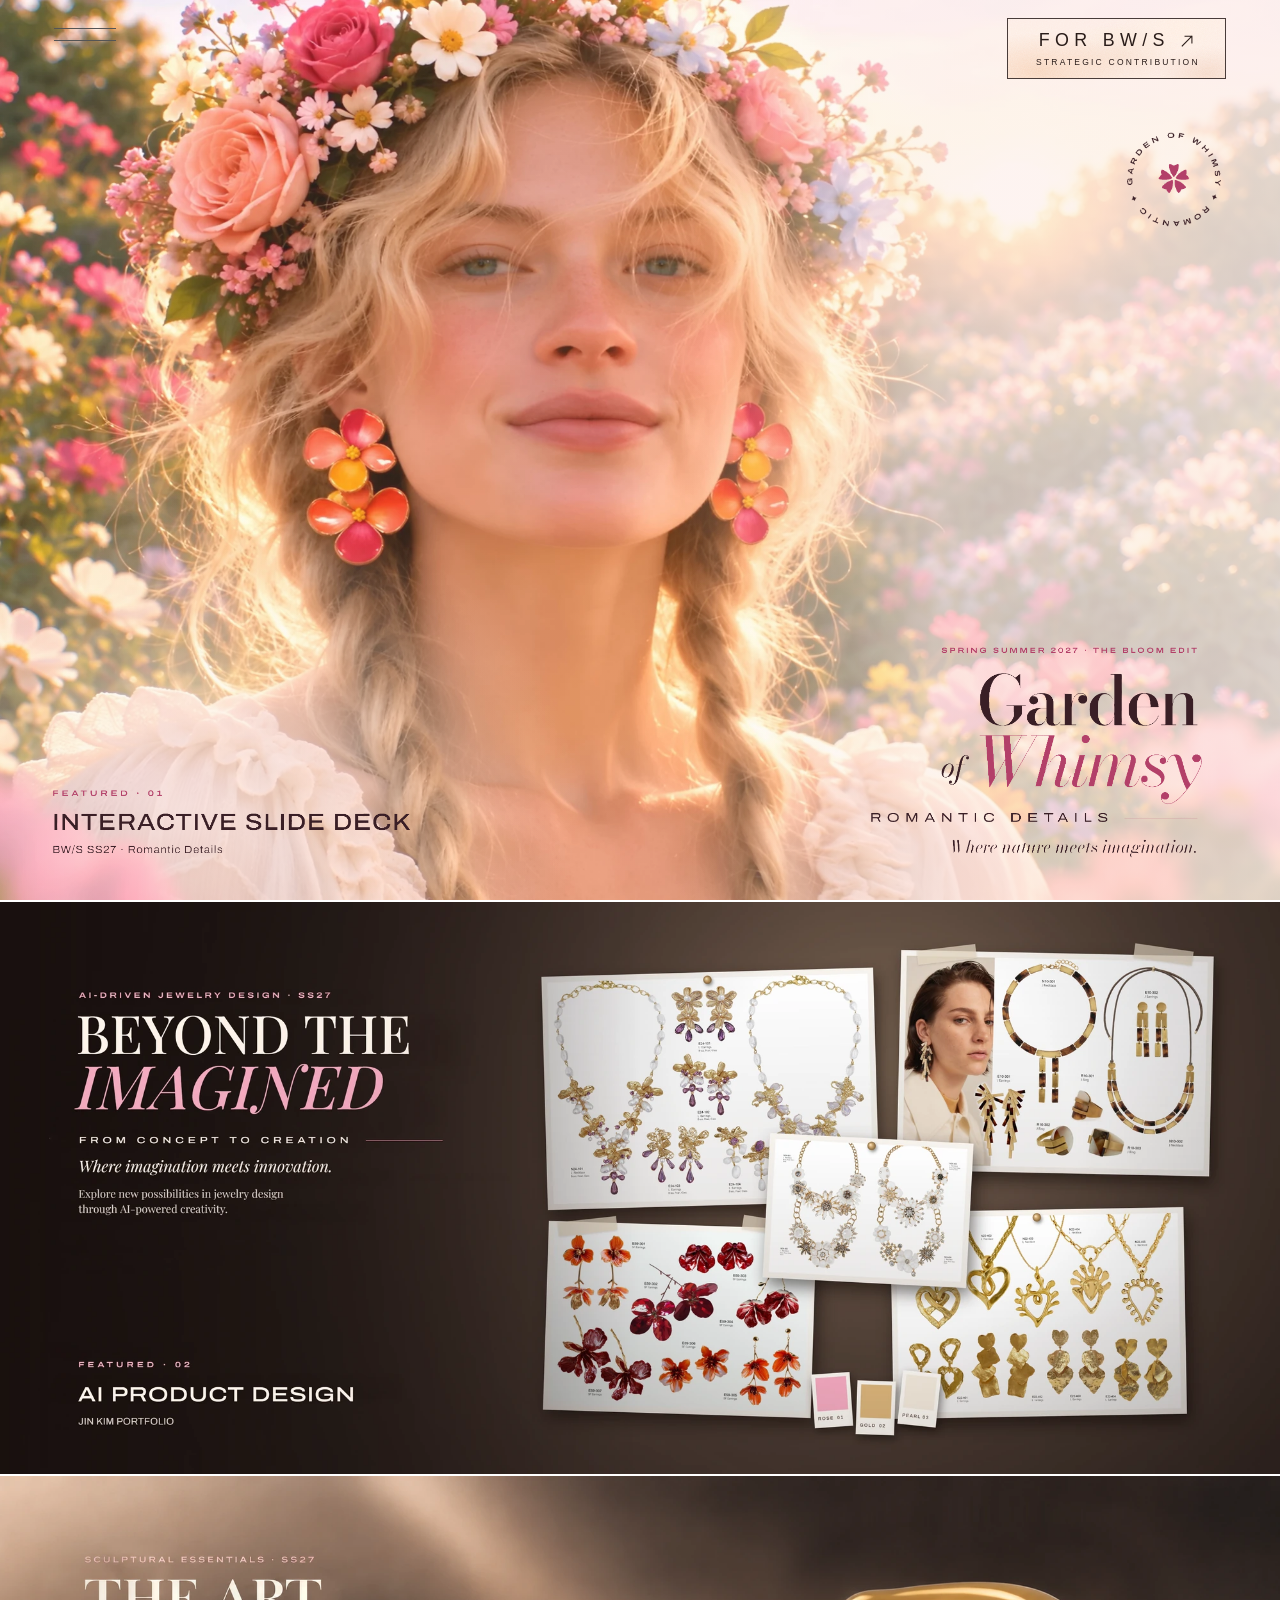
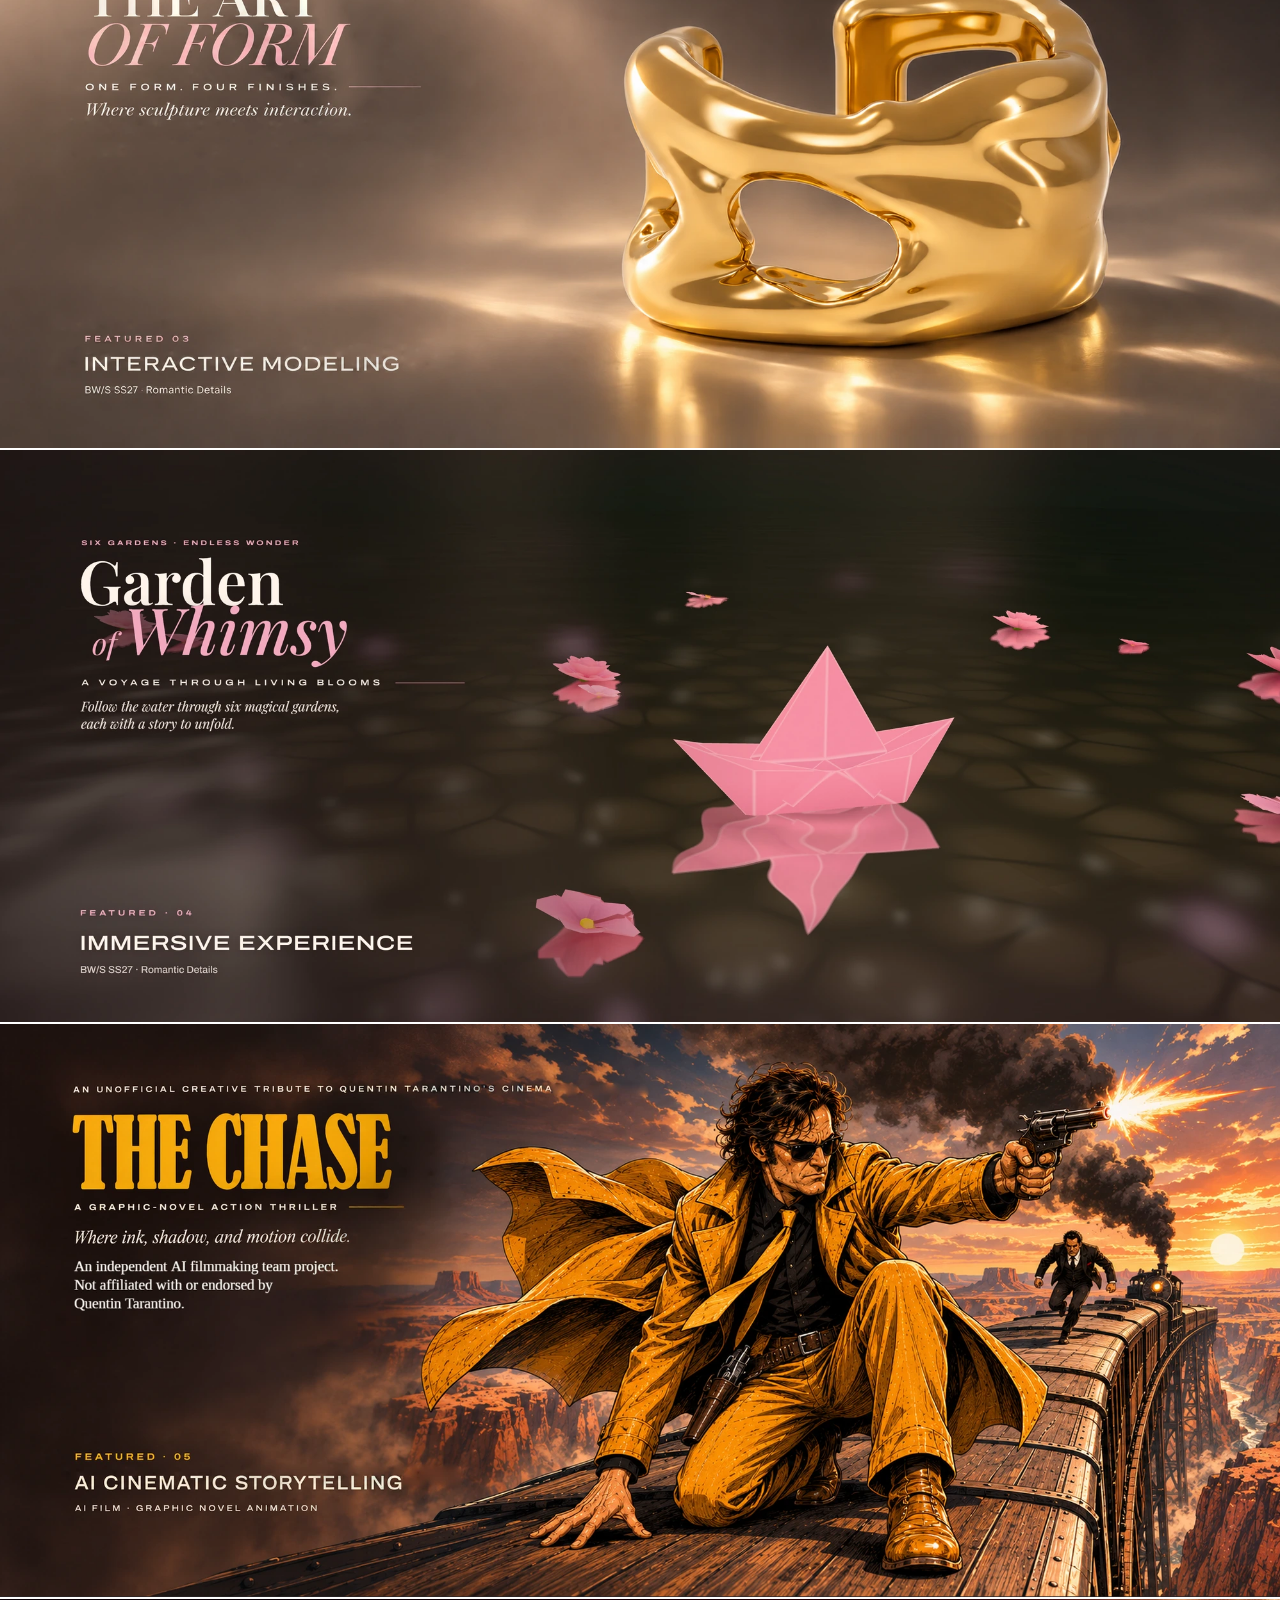
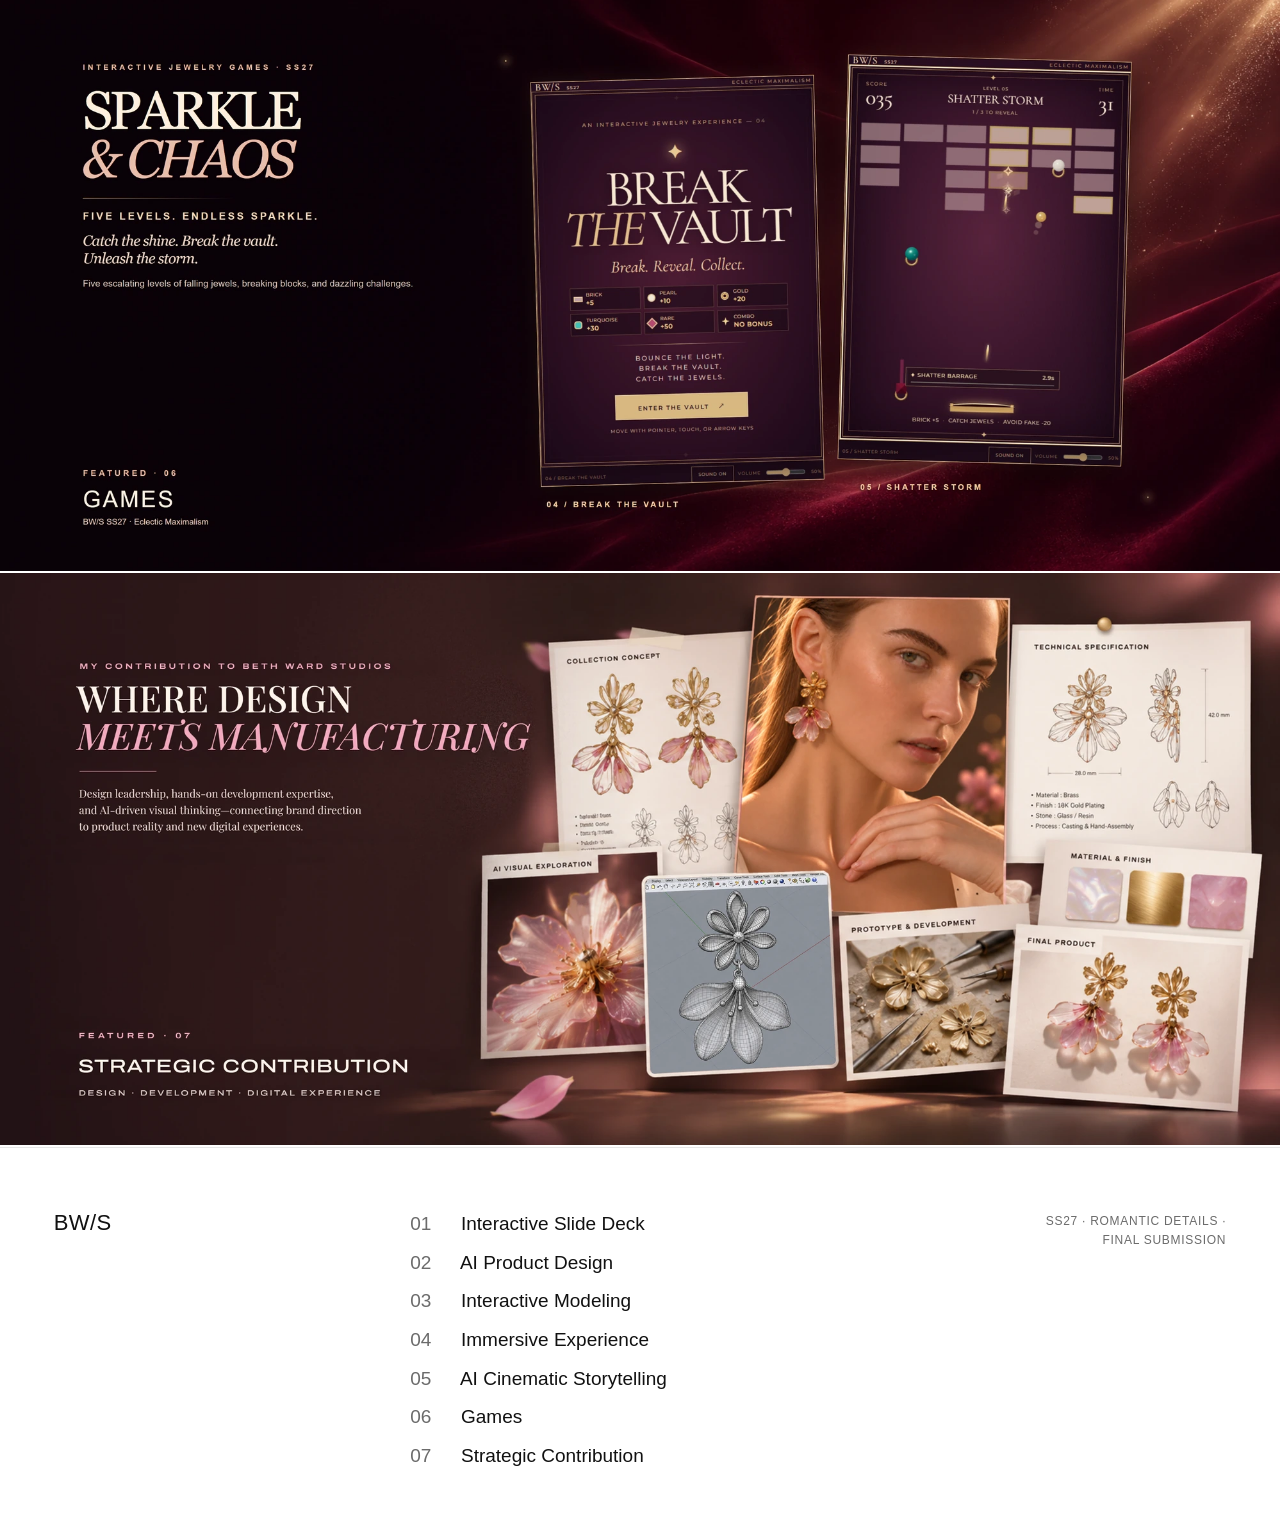
<file: index.html>
<!doctype html>
<html lang="en">
<head>
  <meta charset="UTF-8" />
  <meta name="viewport" content="width=device-width, initial-scale=1.0" />
  <meta name="theme-color" content="#ffffff" />
  <title>BW/S SS27 — Final Submission</title>
  <meta name="description" content="BW/S SS27 Romantic Details: six works in one portfolio." />
  <!-- 2026-11-23: link preview (email, messengers, social): title, description and the hero image (1200 × 630) -->
  <meta property="og:type" content="website" />
  <meta property="og:site_name" content="BW/S SS27" />
  <meta property="og:url" content="https://www.dekaflux.com/" />
  <meta property="og:title" content="BW/S SS27 · Romantic Details — Jin Kim Portfolio" />
  <meta property="og:description" content="Interactive slide deck, AI product design, 3D modeling, Garden of Whimsy, AI cinematic storytelling, games and strategic contribution." />
  <meta property="og:image" content="https://www.dekaflux.com/assets/og-image.jpg" />
  <meta property="og:image:width" content="1200" />
  <meta property="og:image:height" content="630" />
  <meta property="og:image:alt" content="Garden of Whimsy — Interactive Slide Deck, BW/S SS27 Romantic Details" />
  <meta name="twitter:card" content="summary_large_image" />
  <meta name="twitter:title" content="BW/S SS27 · Romantic Details — Jin Kim Portfolio" />
  <meta name="twitter:description" content="Interactive slide deck, AI product design, 3D modeling, Garden of Whimsy, AI cinematic storytelling, games and strategic contribution." />
  <meta name="twitter:image" content="https://www.dekaflux.com/assets/og-image.jpg" />
  <link rel="stylesheet" href="./assets/home.css" />
</head>
<body>
  <!--
    MASTER HOME. Order: hero (work 01), then one full-width card per work (work 02 = Garden of Whimsy, directly
    below the hero). A pending work has class "is-pending", no link, and a tonal placeholder instead of an image.
    To connect a work when its archive arrives: set the <a href>, remove "is-pending", replace the placeholder
    <div class="media-placeholder"> with <img class="media" src="./assets/images/…" alt="…">.
  -->
  <header class="site-header">
    <button class="menu-toggle" type="button" aria-expanded="false" aria-controls="works-menu" aria-label="Open the works menu">
      <span class="menu-lines" aria-hidden="true"><span></span><span></span></span>
    </button>
    <!-- FOR BW/S: opens the contribution page, modules/contribution (since 2026-11-21). Light version over the hero,
         dark version over the cards (html.bring-on-dark, assets/home.js). -->
    <a class="bring-link" href="./modules/contribution/index.html" aria-label="For BW/S: strategic contribution">
      <span class="bring-main" aria-hidden="true">FOR BW/S<svg class="bring-arrow" viewBox="0 0 20 20"><path d="M4 16 16 4M7.5 4H16v8.5" /></svg></span>
      <span class="bring-sub" aria-hidden="true">STRATEGIC CONTRIBUTION</span>
    </a>
  </header>

  <!-- WORKS MENU: a panel 30% of the screen wide that slides in from the left, opened by the two-line icon in the
       top bar (assets/home.js). The company name and the six works rise in one after another (--i = order). -->
  <div class="menu-scrim" data-close-menu hidden></div>
  <div class="menu" id="works-menu" role="dialog" aria-modal="true" aria-label="Works" hidden>
    <button class="menu-close" type="button" data-close-menu aria-label="Close the works menu">
      <svg viewBox="0 0 40 40" aria-hidden="true"><path d="M2 2 38 38M38 2 2 38" /></svg>
    </button>
    <div class="menu-body">
      <p class="menu-logo" style="--i:0">BW/S</p>
      <p class="menu-sub" style="--i:1">SS27 · Romantic Details</p>
      <ol class="menu-list">
        <li style="--i:2"><a class="menu-item" href="./modules/interactive-deck/index.html">Interactive Slide Deck</a></li>
        <li style="--i:3"><a class="menu-item" href="./modules/ai-design/index.html">AI Product Design</a></li>
        <li style="--i:4"><a class="menu-item" href="./modules/blender-modeling/index.html">Interactive Modeling</a></li>
        <li style="--i:5"><a class="menu-item" href="./modules/garden-of-whimsy/index.html">Immersive Experience</a></li>
        <li style="--i:6"><a class="menu-item" href="./modules/cinematic-storytelling/index.html">AI Cinematic Storytelling</a></li>
        <li style="--i:7"><a class="menu-item" href="./modules/games/index.html">Games</a></li>
        <li style="--i:8"><a class="menu-item" href="./modules/contribution/index.html">Strategic Contribution</a></li>
      </ol>
    </div>
  </div>

  <main>
    <h1 class="visually-hidden">BW/S SS27 Romantic Details — Final Submission</h1>

    <!-- 01 · HERO: Interactive Slide Deck, opens modules/interactive-deck (FINAL v25 package, unchanged). Section image H01 carries its own typography, so the
         HTML copy below stays for screen readers only (.card--artwork). -->
    <section class="hero" aria-label="Featured work">
      <!-- Layered hero: a silent 4 s looping film of the scene (4k_v2.mp4 at 5.0–7.0 s, steadied on the chest, played forward then back so the loop has no
           jump) fills the screen; H01's typography, extracted as transparent layers, is pinned to the corners at its
           H01 size, so no screen shape crops it. The poster is the film's first frame. -->
      <a class="card card--hero card--artwork card--layered" href="./modules/interactive-deck/index.html">
        <video class="media" autoplay muted loop playsinline preload="auto" poster="./assets/images/H01_loop_v4_poster.webp"
          role="img" aria-label="Garden of Whimsy, Spring Summer 2027, The Bloom Edit: a woman with a flower crown and floral earrings in a sunlit meadow. Romantic Details: where nature meets imagination. Featured 01, Interactive Slide Deck, BW/S SS27 Romantic Details.">
          <source src="./assets/images/H01_loop_v4_2560.mp4" type="video/mp4" media="(min-width: 1600px)" />
          <source src="./assets/images/H01_loop_v4_1920.mp4" type="video/mp4" />
        </video>
        <img class="hero-type hero-type--badge" src="./assets/images/H01_type_badge.webp" width="350" height="350" alt="" aria-hidden="true" />
        <img class="hero-type hero-type--right" src="./assets/images/H01_type_right.webp" width="1265" height="820" alt="" aria-hidden="true" />
        <img class="hero-type hero-type--left" src="./assets/images/H01_type_left.webp" width="1380" height="295" alt="" aria-hidden="true" />
        <div class="card-copy">
          <p class="card-kicker">FEATURED · 01</p>
          <h2 class="card-title">INTERACTIVE SLIDE DECK</h2>
          <p class="card-text">BW/S SS27 · Romantic Details</p>
          <span class="card-cta">OPEN THE DECK</span>
        </div>
      </a>
    </section>

    <ul class="cards" id="works" role="list" aria-label="All works">
      <!-- 02 · AI Product Design: opens modules/ai-design (AI DESIGN and SPEC DESIGN strips). Section image H04 carries its
           own typography, so the HTML copy below stays for screen readers only (.card--artwork). -->
      <li>
        <a class="card card--artwork" href="./modules/ai-design/index.html">
          <img class="media" src="./assets/images/H04_2000x894.webp"
            srcset="./assets/images/H04_2000x894.webp 2000w, ./assets/images/H04_3840x1716.webp 3840w" sizes="100vw"
            width="3840" height="1716" loading="lazy" decoding="async"
            alt="Beyond the Imagined, AI-driven jewelry design SS27: a design-studio wall pinned with AI jewelry line sheets and rose, gold and pearl colour swatches. From concept to creation: where imagination meets innovation. Featured 02, AI Product Design, Jin Kim Portfolio." />
          <div class="card-copy">
            <p class="card-kicker">02</p>
            <h3 class="card-title">AI PRODUCT DESIGN</h3>
            <p class="card-text">Jin Kim Portfolio</p>
            <span class="card-cta">VIEW THE DESIGNS</span>
          </div>
        </a>
      </li>

      <!-- 03 · Blender Interactive Modeling: opens modules/blender-modeling (build of the FINAL package, unchanged).
           Section image H03_minimal carries its own typography, so the HTML copy below stays for screen readers only. -->
      <li>
        <a class="card card--artwork" href="./modules/blender-modeling/index.html">
          <img class="media" src="./assets/images/H03_minimal_2000x894.webp"
            srcset="./assets/images/H03_minimal_2000x894.webp 2000w, ./assets/images/H03_minimal_3840x1716.webp 3840w" sizes="100vw"
            width="3840" height="1716" loading="lazy" decoding="async"
            alt="The Art of Form, Sculptural Essentials SS27: a sculpted, molten-looking gold cuff with an organic opening, on a softly lit taupe surface. One form, four finishes: where sculpture meets interaction. Featured 03, Interactive Modeling, BW/S SS27 Romantic Details." />
          <div class="card-copy">
            <p class="card-kicker">03</p>
            <h3 class="card-title">BLENDER INTERACTIVE MODELING</h3>
            <span class="card-cta">EXPLORE THE CUFF</span>
          </div>
        </a>
      </li>

      <!-- 02 · Garden of Whimsy (connected). Section image H02 carries its own typography, so the HTML copy below
           stays for screen readers only (.card--artwork). -->
      <li>
        <a class="card card--artwork" href="./modules/garden-of-whimsy/index.html">
          <img class="media" src="./assets/images/H02_2000x894.webp"
            srcset="./assets/images/H02_2000x894.webp 2000w, ./assets/images/H02_3840x1716.webp 3840w" sizes="100vw"
            width="3840" height="1716"
            alt="Garden of Whimsy: a pink origami paper boat on dark mirrored water among floating pink flowers. Six gardens, endless wonder: a voyage through living blooms. Featured 04, Immersive Experience, BW/S SS27 Romantic Details." />
          <div class="card-copy">
            <p class="card-kicker">04</p>
            <h3 class="card-title">GARDEN OF WHIMSY</h3>
            <p class="card-text">Immersive Interactive Jewelry Garden Journey</p>
            <span class="card-cta">ENTER THE GARDEN</span>
          </div>
        </a>
      </li>

      <!-- 05 · AI Cinematic Storytelling: opens modules/cinematic-storytelling (The Chase, web encode of the FINAL film).
           Section image H05 carries its own typography, so the HTML copy below stays for screen readers only. -->
      <li>
        <a class="card card--artwork" href="./modules/cinematic-storytelling/index.html">
          <img class="media" src="./assets/images/H05_2000x894.webp"
            srcset="./assets/images/H05_2000x894.webp 2000w, ./assets/images/H05_3840x1716.webp 3840w" sizes="100vw"
            width="3840" height="1716" loading="lazy" decoding="async"
            alt="The Chase, a graphic-novel action thriller: a man in a yellow coat and sunglasses crouches on the roof of a moving train above a desert canyon, firing a revolver, while a man in a dark suit runs along the train behind him. Where ink, shadow, and motion collide. An unofficial creative tribute to Quentin Tarantino's cinema; an independent AI filmmaking team project, not affiliated with or endorsed by Quentin Tarantino. Featured 05, AI Cinematic Storytelling: AI film, graphic novel animation." />
          <div class="card-copy">
            <p class="card-kicker">05</p>
            <h3 class="card-title">MOVIE</h3>
            <span class="card-cta">WATCH THE FILM</span>
          </div>
        </a>
      </li>

      <!-- 06 · Games: opens modules/games (Catch the Shine and Break the Vault side by side). Section image H06 carries its
           own typography, so the HTML copy below stays for screen readers only (.card--artwork). -->
      <li>
        <a class="card card--artwork" href="./modules/games/index.html">
          <img class="media" src="./assets/images/H06_2000x894.webp"
            srcset="./assets/images/H06_2000x894.webp 2000w, ./assets/images/H06_3840x1716.webp 3840w" sizes="100vw"
            width="3840" height="1716" loading="lazy" decoding="async"
            alt="Sparkle &amp; Chaos, interactive jewelry games SS27: two game screens on a dark garnet background, Break the Vault (level 04: break, reveal, collect) and Shatter Storm (level 05, a jewel brick-breaker in play). Five levels, endless sparkle: catch the shine, break the vault, unleash the storm. Featured 06, Games, BW/S SS27 Eclectic Maximalism." />
          <div class="card-copy">
            <p class="card-kicker">06</p>
            <h3 class="card-title">GAMES</h3>
            <span class="card-cta">PLAY THE GAMES</span>
          </div>
        </a>
      </li>
      <!-- 07 · Strategic Contribution: opens modules/contribution (since 2026-11-21). Section image H07 carries its own
           typography, so the HTML copy below stays for screen readers only (.card--artwork). -->
      <li>
        <a class="card card--artwork" href="./modules/contribution/index.html">
          <img class="media" src="./assets/images/H07_2000x894.webp"
            srcset="./assets/images/H07_2000x894.webp 2000w, ./assets/images/H07_3840x1716.webp 3840w" sizes="100vw"
            width="3840" height="1716" loading="lazy" decoding="async"
            alt="Where design meets manufacturing, my contribution to Beth Ward Studios: a studio board tracing one pair of floral earrings from collection concept, AI visual exploration and a 3D CAD wireframe model to the technical specification, material and finish, prototype and development, an on-model portrait and the final product. Design leadership, hands-on development expertise, and AI-driven visual thinking, connecting brand direction to product reality and new digital experiences. Featured 07, Strategic Contribution: design, development, digital experience." />
          <div class="card-copy">
            <p class="card-kicker">07</p>
            <h3 class="card-title">STRATEGIC CONTRIBUTION</h3>
            <p class="card-text">Design · Development · Digital Experience</p>
          </div>
        </a>
      </li>
    </ul>
  </main>

  <footer class="site-footer">
    <p class="logotype logotype--small">BW/S</p>
    <ol class="footer-index">
      <li><a href="./modules/interactive-deck/index.html"><span>01</span> Interactive Slide Deck</a></li>
      <li><a href="./modules/ai-design/index.html"><span>02</span> AI Product Design</a></li>
      <li><a href="./modules/blender-modeling/index.html"><span>03</span> Interactive Modeling</a></li>
      <li><a href="./modules/garden-of-whimsy/index.html"><span>04</span> Immersive Experience</a></li>
      <li><a href="./modules/cinematic-storytelling/index.html"><span>05</span> AI Cinematic Storytelling</a></li>
      <li><a href="./modules/games/index.html"><span>06</span> Games</a></li>
      <li><a href="./modules/contribution/index.html"><span>07</span> Strategic Contribution</a></li>
    </ol>
    <p class="footer-note">SS27 · ROMANTIC DETAILS · FINAL SUBMISSION</p>
  </footer>
  <script src="./assets/home.js"></script>
</body>
</html>
</file>
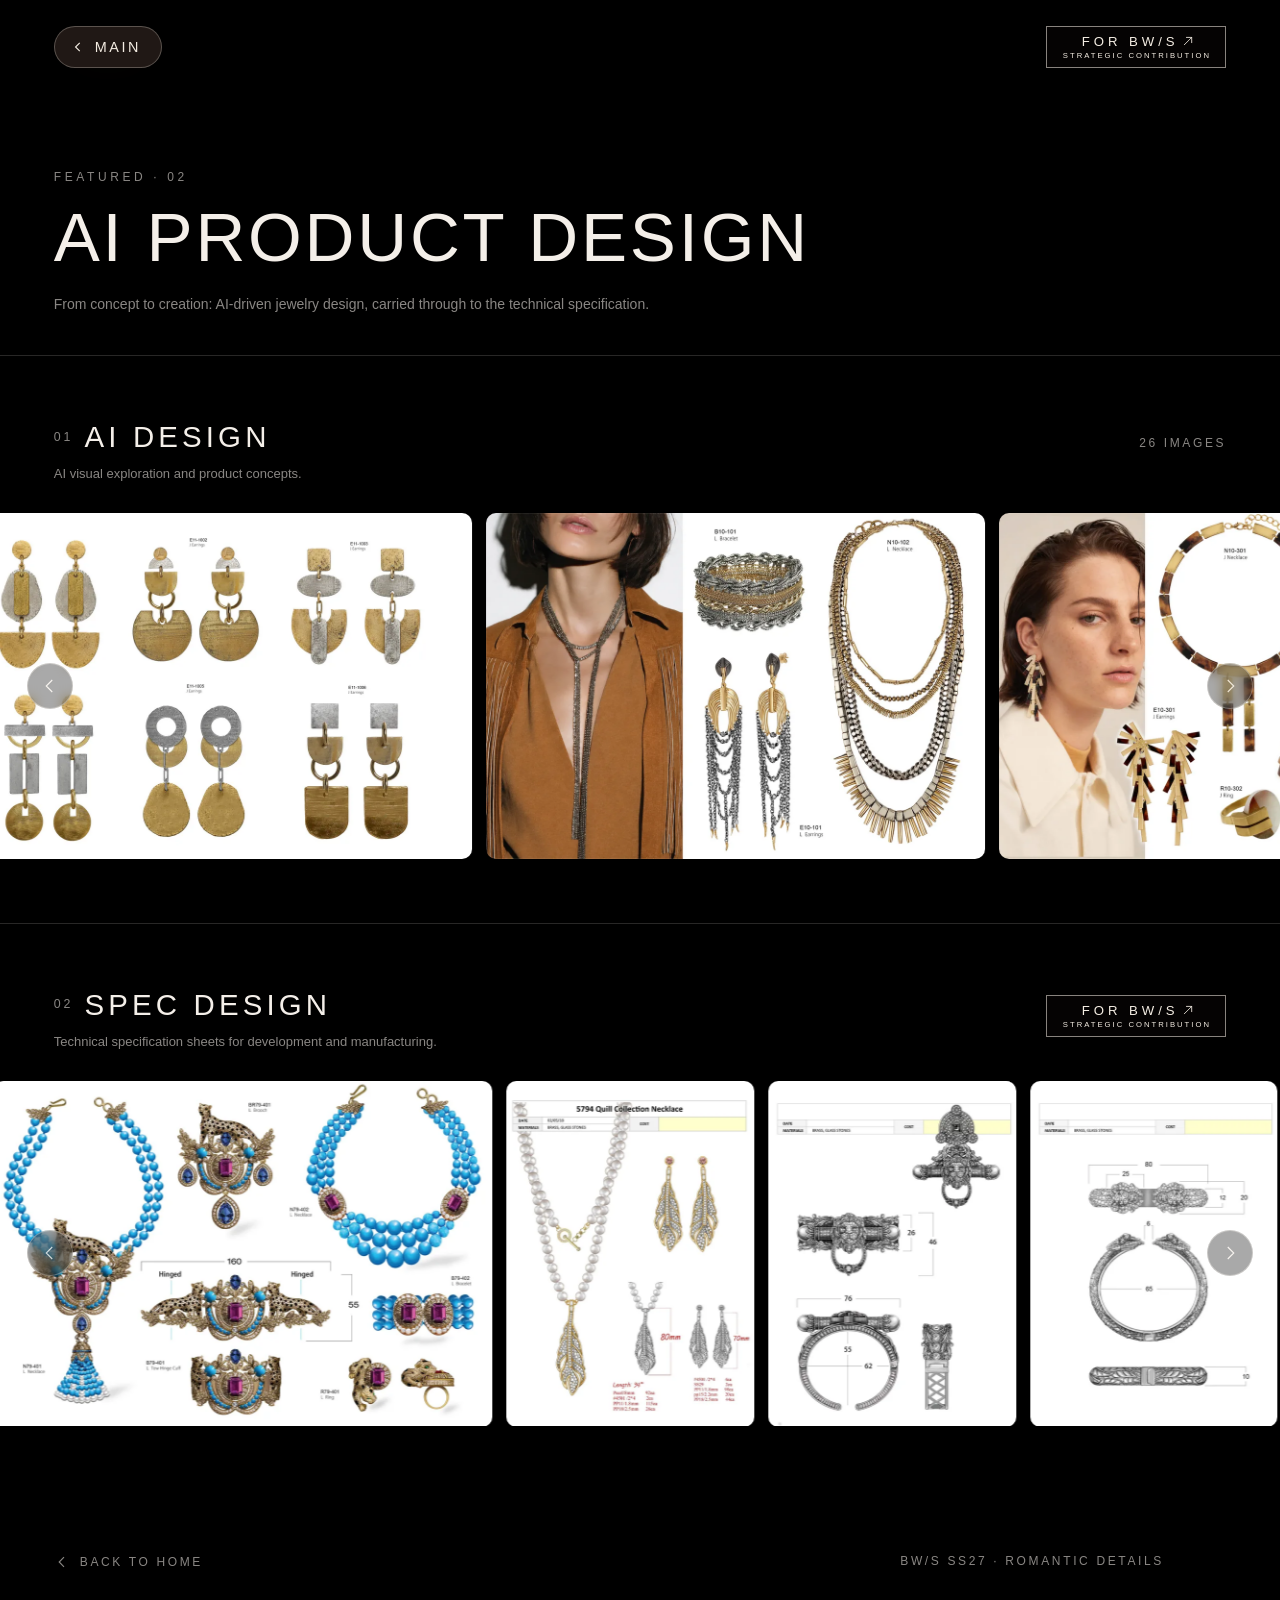
<file: modules/ai-design/index.html>
<!doctype html>
<html lang="en">
<head>
  <meta charset="utf-8" />
  <meta name="viewport" content="width=device-width, initial-scale=1" />
  <title>AI Product Design · Jin Kim Portfolio</title>
  <meta name="description" content="AI product design and spec design by Jin Kim for BW/S SS27." />
  <link rel="stylesheet" href="../../assets/for-bws.css" />
  <link rel="stylesheet" href="../../assets/to-top.css" /><!-- 2026-11-24: TOP button (long page) -->
  <link rel="stylesheet" href="./ai-design.css" />
</head>
<body>
  <!-- 02 · AI Product Design. Two endless strips (AI DESIGN from assets/ai_design, SPEC DESIGN from assets/spec_design;
       web copies in ./images, made by the build script noted in README.md). Click an image to open the viewer. -->
  <header class="page-head">
    <!-- 2026-11-24: MAIN pill (was the "‹ MAIN" text link) -->
    <a class="main-pill" href="../../index.html" aria-label="Back to the main page"><svg viewBox="0 0 20 20" aria-hidden="true"><path d="M12.5 4 6.5 10l6 6" /></svg>MAIN</a>
    <!-- 2026-11-24: FOR BW/S (to the contribution page) replaces the "BW/S · SS27" mark -->
    <a class="for-bws for-bws--light" href="../contribution/index.html" aria-label="For BW/S: strategic contribution"><span class="for-bws-main" aria-hidden="true">FOR BW/S<svg viewBox="0 0 20 20"><path d="M4 16 16 4M7.5 4H16v8.5" /></svg></span><span class="for-bws-sub" aria-hidden="true">STRATEGIC CONTRIBUTION</span></a>
  </header>

  <main>
    <div class="intro">
      <p class="intro-kicker">FEATURED · 02</p>
      <h1>AI PRODUCT DESIGN</h1>
      <p class="intro-text">From concept to creation: AI-driven jewelry design, carried through to the technical specification.</p>
    </div>

  <section class="strip-section" aria-labelledby="h-ai">
    <header class="strip-head">
      <div>
        <h2 id="h-ai"><span>01</span>AI DESIGN</h2>
        <p class="strip-sub">AI visual exploration and product concepts.</p>
      </div>
      <p class="strip-count">26 IMAGES</p>
    </header>
    <div class="strip" data-strip data-label="AI DESIGN">
      <button class="strip-arrow strip-arrow--prev" type="button" aria-label="Previous images"><svg viewBox="0 0 24 24" aria-hidden="true"><path d="M15 4 7 12l8 8" /></svg></button>
      <div class="strip-viewport">
        <div class="strip-track">
        <button class="shot" type="button" data-large="images/ai/00_aa_00_l.webp" data-w="2560" data-h="1666">
          <img src="images/ai/00_aa_00_t.webp" width="1106" height="720" loading="lazy" decoding="async" alt="AI DESIGN, image 1 of 26" />
        </button>
        <button class="shot" type="button" data-large="images/ai/00_aa_01_l.webp" data-w="2560" data-h="1772">
          <img src="images/ai/00_aa_01_t.webp" width="1040" height="720" loading="lazy" decoding="async" alt="AI DESIGN, image 2 of 26" />
        </button>
        <button class="shot" type="button" data-large="images/ai/00_aa_02_l.webp" data-w="2380" data-h="1648">
          <img src="images/ai/00_aa_02_t.webp" width="1040" height="720" loading="lazy" decoding="async" alt="AI DESIGN, image 3 of 26" />
        </button>
        <button class="shot" type="button" data-large="images/ai/00_aa_03_l.webp" data-w="2380" data-h="1648">
          <img src="images/ai/00_aa_03_t.webp" width="1040" height="720" loading="lazy" decoding="async" alt="AI DESIGN, image 4 of 26" />
        </button>
        <button class="shot" type="button" data-large="images/ai/00_ab_01_l.webp" data-w="2560" data-h="1772">
          <img src="images/ai/00_ab_01_t.webp" width="1040" height="720" loading="lazy" decoding="async" alt="AI DESIGN, image 5 of 26" />
        </button>
        <button class="shot" type="button" data-large="images/ai/00_ab_02_l.webp" data-w="2560" data-h="1772">
          <img src="images/ai/00_ab_02_t.webp" width="1040" height="720" loading="lazy" decoding="async" alt="AI DESIGN, image 6 of 26" />
        </button>
        <button class="shot" type="button" data-large="images/ai/00_ab_03_l.webp" data-w="2560" data-h="1772">
          <img src="images/ai/00_ab_03_t.webp" width="1040" height="720" loading="lazy" decoding="async" alt="AI DESIGN, image 7 of 26" />
        </button>
        <button class="shot" type="button" data-large="images/ai/00_ab_04_l.webp" data-w="2380" data-h="1648">
          <img src="images/ai/00_ab_04_t.webp" width="1040" height="720" loading="lazy" decoding="async" alt="AI DESIGN, image 8 of 26" />
        </button>
        <button class="shot" type="button" data-large="images/ai/00_ab_05_l.webp" data-w="2380" data-h="1648">
          <img src="images/ai/00_ab_05_t.webp" width="1040" height="720" loading="lazy" decoding="async" alt="AI DESIGN, image 9 of 26" />
        </button>
        <button class="shot" type="button" data-large="images/ai/00_ab_06_l.webp" data-w="2380" data-h="1648">
          <img src="images/ai/00_ab_06_t.webp" width="1040" height="720" loading="lazy" decoding="async" alt="AI DESIGN, image 10 of 26" />
        </button>
        <button class="shot" type="button" data-large="images/ai/00_sf_001_l.webp" data-w="1554" data-h="1076">
          <img src="images/ai/00_sf_001_t.webp" width="1040" height="720" loading="lazy" decoding="async" alt="AI DESIGN, image 11 of 26" />
        </button>
        <button class="shot" type="button" data-large="images/ai/00_sf_002_l.webp" data-w="1554" data-h="1076">
          <img src="images/ai/00_sf_002_t.webp" width="1040" height="720" loading="lazy" decoding="async" alt="AI DESIGN, image 12 of 26" />
        </button>
        <button class="shot" type="button" data-large="images/ai/01_bd_001_l.webp" data-w="2560" data-h="1772">
          <img src="images/ai/01_bd_001_t.webp" width="1040" height="720" loading="lazy" decoding="async" alt="AI DESIGN, image 13 of 26" />
        </button>
        <button class="shot" type="button" data-large="images/ai/01_bd_02_l.webp" data-w="2560" data-h="1772">
          <img src="images/ai/01_bd_02_t.webp" width="1040" height="720" loading="lazy" decoding="async" alt="AI DESIGN, image 14 of 26" />
        </button>
        <button class="shot" type="button" data-large="images/ai/01_bd_04_l.webp" data-w="2560" data-h="1772">
          <img src="images/ai/01_bd_04_t.webp" width="1040" height="720" loading="lazy" decoding="async" alt="AI DESIGN, image 15 of 26" />
        </button>
        <button class="shot" type="button" data-large="images/ai/01_be_01_l.webp" data-w="2560" data-h="1772">
          <img src="images/ai/01_be_01_t.webp" width="1040" height="720" loading="lazy" decoding="async" alt="AI DESIGN, image 16 of 26" />
        </button>
        <button class="shot" type="button" data-large="images/ai/01_pl_01_l.webp" data-w="2560" data-h="1772">
          <img src="images/ai/01_pl_01_t.webp" width="1040" height="720" loading="lazy" decoding="async" alt="AI DESIGN, image 17 of 26" />
        </button>
        <button class="shot" type="button" data-large="images/ai/01_pl_02_l.webp" data-w="2380" data-h="1648">
          <img src="images/ai/01_pl_02_t.webp" width="1040" height="720" loading="lazy" decoding="async" alt="AI DESIGN, image 18 of 26" />
        </button>
        <button class="shot" type="button" data-large="images/ai/01_pl_03_l.webp" data-w="2560" data-h="1772">
          <img src="images/ai/01_pl_03_t.webp" width="1040" height="720" loading="lazy" decoding="async" alt="AI DESIGN, image 19 of 26" />
        </button>
        <button class="shot" type="button" data-large="images/ai/01_pl_04_l.webp" data-w="2560" data-h="1772">
          <img src="images/ai/01_pl_04_t.webp" width="1040" height="720" loading="lazy" decoding="async" alt="AI DESIGN, image 20 of 26" />
        </button>
        <button class="shot" type="button" data-large="images/ai/02_gf_01_l.webp" data-w="2560" data-h="1772">
          <img src="images/ai/02_gf_01_t.webp" width="1040" height="720" loading="lazy" decoding="async" alt="AI DESIGN, image 21 of 26" />
        </button>
        <button class="shot" type="button" data-large="images/ai/02_gf_02_l.webp" data-w="2560" data-h="1772">
          <img src="images/ai/02_gf_02_t.webp" width="1040" height="720" loading="lazy" decoding="async" alt="AI DESIGN, image 22 of 26" />
        </button>
        <button class="shot" type="button" data-large="images/ai/03_gf_01_l.webp" data-w="2560" data-h="1772">
          <img src="images/ai/03_gf_01_t.webp" width="1040" height="720" loading="lazy" decoding="async" alt="AI DESIGN, image 23 of 26" />
        </button>
        <button class="shot" type="button" data-large="images/ai/lea_001_l.webp" data-w="2560" data-h="1772">
          <img src="images/ai/lea_001_t.webp" width="1040" height="720" loading="lazy" decoding="async" alt="AI DESIGN, image 24 of 26" />
        </button>
        <button class="shot" type="button" data-large="images/ai/lea_003_l.webp" data-w="2560" data-h="1772">
          <img src="images/ai/lea_003_t.webp" width="1040" height="720" loading="lazy" decoding="async" alt="AI DESIGN, image 25 of 26" />
        </button>
        <button class="shot" type="button" data-large="images/ai/lea-002_l.webp" data-w="2560" data-h="1772">
          <img src="images/ai/lea-002_t.webp" width="1040" height="720" loading="lazy" decoding="async" alt="AI DESIGN, image 26 of 26" />
        </button>
        </div>
      </div>
      <button class="strip-arrow strip-arrow--next" type="button" aria-label="Next images"><svg viewBox="0 0 24 24" aria-hidden="true"><path d="m9 4 8 8-8 8" /></svg></button>
    </div>
  </section>

  <section class="strip-section" aria-labelledby="h-spec">
    <header class="strip-head">
      <div>
        <h2 id="h-spec"><span>02</span>SPEC DESIGN</h2>
        <p class="strip-sub">Technical specification sheets for development and manufacturing.</p>
      </div>
      <!-- 2026-11-24: FOR BW/S (to the contribution page) replaces "27 IMAGES" at the top right of 02 Spec Design -->
      <a class="for-bws for-bws--light" href="../contribution/index.html" aria-label="For BW/S: strategic contribution"><span class="for-bws-main" aria-hidden="true">FOR BW/S<svg viewBox="0 0 20 20"><path d="M4 16 16 4M7.5 4H16v8.5" /></svg></span><span class="for-bws-sub" aria-hidden="true">STRATEGIC CONTRIBUTION</span></a>
    </header>
    <div class="strip" data-strip data-label="SPEC DESIGN">
      <button class="strip-arrow strip-arrow--prev" type="button" aria-label="Previous images"><svg viewBox="0 0 24 24" aria-hidden="true"><path d="M15 4 7 12l8 8" /></svg></button>
      <div class="strip-viewport">
        <div class="strip-track">
        <button class="shot" type="button" data-large="images/spec/jinkim_design-portfolio_16_l.webp" data-w="2380" data-h="1648">
          <img src="images/spec/jinkim_design-portfolio_16_t.webp" width="1040" height="720" loading="lazy" decoding="async" alt="SPEC DESIGN, image 1 of 27" />
        </button>
        <button class="shot" type="button" data-large="images/spec/jinkim_spec_portfolio_02_l.webp" data-w="1172" data-h="1632">
          <img src="images/spec/jinkim_spec_portfolio_02_t.webp" width="516" height="720" loading="lazy" decoding="async" alt="SPEC DESIGN, image 2 of 27" />
        </button>
        <button class="shot" type="button" data-large="images/spec/jinkim_spec_portfolio_03_l.webp" data-w="1172" data-h="1632">
          <img src="images/spec/jinkim_spec_portfolio_03_t.webp" width="516" height="720" loading="lazy" decoding="async" alt="SPEC DESIGN, image 3 of 27" />
        </button>
        <button class="shot" type="button" data-large="images/spec/jinkim_spec_portfolio_04_l.webp" data-w="1172" data-h="1632">
          <img src="images/spec/jinkim_spec_portfolio_04_t.webp" width="516" height="720" loading="lazy" decoding="async" alt="SPEC DESIGN, image 4 of 27" />
        </button>
        <button class="shot" type="button" data-large="images/spec/jinkim_spec_portfolio_05_l.webp" data-w="1172" data-h="1632">
          <img src="images/spec/jinkim_spec_portfolio_05_t.webp" width="516" height="720" loading="lazy" decoding="async" alt="SPEC DESIGN, image 5 of 27" />
        </button>
        <button class="shot" type="button" data-large="images/spec/jinkim_spec_portfolio_06_l.webp" data-w="1172" data-h="1632">
          <img src="images/spec/jinkim_spec_portfolio_06_t.webp" width="516" height="720" loading="lazy" decoding="async" alt="SPEC DESIGN, image 6 of 27" />
        </button>
        <button class="shot" type="button" data-large="images/spec/jinkim_spec_portfolio_07_l.webp" data-w="1172" data-h="1632">
          <img src="images/spec/jinkim_spec_portfolio_07_t.webp" width="516" height="720" loading="lazy" decoding="async" alt="SPEC DESIGN, image 7 of 27" />
        </button>
        <button class="shot" type="button" data-large="images/spec/jinkim_spec_portfolio_08_l.webp" data-w="1172" data-h="1632">
          <img src="images/spec/jinkim_spec_portfolio_08_t.webp" width="516" height="720" loading="lazy" decoding="async" alt="SPEC DESIGN, image 8 of 27" />
        </button>
        <button class="shot" type="button" data-large="images/spec/jinkim_spec_portfolio_09_l.webp" data-w="1172" data-h="1632">
          <img src="images/spec/jinkim_spec_portfolio_09_t.webp" width="516" height="720" loading="lazy" decoding="async" alt="SPEC DESIGN, image 9 of 27" />
        </button>
        <button class="shot" type="button" data-large="images/spec/jinkim_spec_portfolio_10_l.webp" data-w="1172" data-h="1632">
          <img src="images/spec/jinkim_spec_portfolio_10_t.webp" width="516" height="720" loading="lazy" decoding="async" alt="SPEC DESIGN, image 10 of 27" />
        </button>
        <button class="shot" type="button" data-large="images/spec/jinkim_spec_portfolio_11_l.webp" data-w="1172" data-h="1632">
          <img src="images/spec/jinkim_spec_portfolio_11_t.webp" width="516" height="720" loading="lazy" decoding="async" alt="SPEC DESIGN, image 11 of 27" />
        </button>
        <button class="shot" type="button" data-large="images/spec/jinkim_spec_portfolio_12_l.webp" data-w="1172" data-h="1632">
          <img src="images/spec/jinkim_spec_portfolio_12_t.webp" width="516" height="720" loading="lazy" decoding="async" alt="SPEC DESIGN, image 12 of 27" />
        </button>
        <button class="shot" type="button" data-large="images/spec/jinkim_spec_portfolio_13_l.webp" data-w="1172" data-h="1632">
          <img src="images/spec/jinkim_spec_portfolio_13_t.webp" width="516" height="720" loading="lazy" decoding="async" alt="SPEC DESIGN, image 13 of 27" />
        </button>
        <button class="shot" type="button" data-large="images/spec/jinkim_spec_portfolio_14_l.webp" data-w="1172" data-h="1632">
          <img src="images/spec/jinkim_spec_portfolio_14_t.webp" width="516" height="720" loading="lazy" decoding="async" alt="SPEC DESIGN, image 14 of 27" />
        </button>
        <button class="shot" type="button" data-large="images/spec/jinkim_spec_portfolio_15_l.webp" data-w="1172" data-h="1632">
          <img src="images/spec/jinkim_spec_portfolio_15_t.webp" width="516" height="720" loading="lazy" decoding="async" alt="SPEC DESIGN, image 15 of 27" />
        </button>
        <button class="shot" type="button" data-large="images/spec/jinkim_spec_portfolio_16_l.webp" data-w="1172" data-h="1632">
          <img src="images/spec/jinkim_spec_portfolio_16_t.webp" width="516" height="720" loading="lazy" decoding="async" alt="SPEC DESIGN, image 16 of 27" />
        </button>
        <button class="shot" type="button" data-large="images/spec/jinkim_spec_portfolio_17_l.webp" data-w="1172" data-h="1632">
          <img src="images/spec/jinkim_spec_portfolio_17_t.webp" width="516" height="720" loading="lazy" decoding="async" alt="SPEC DESIGN, image 17 of 27" />
        </button>
        <button class="shot" type="button" data-large="images/spec/jinkim_spec_portfolio_18_l.webp" data-w="1172" data-h="1632">
          <img src="images/spec/jinkim_spec_portfolio_18_t.webp" width="516" height="720" loading="lazy" decoding="async" alt="SPEC DESIGN, image 18 of 27" />
        </button>
        <button class="shot" type="button" data-large="images/spec/jinkim_spec_portfolio_19_l.webp" data-w="1172" data-h="1632">
          <img src="images/spec/jinkim_spec_portfolio_19_t.webp" width="516" height="720" loading="lazy" decoding="async" alt="SPEC DESIGN, image 19 of 27" />
        </button>
        <button class="shot" type="button" data-large="images/spec/jinkim_spec_portfolio_20_l.webp" data-w="1172" data-h="1632">
          <img src="images/spec/jinkim_spec_portfolio_20_t.webp" width="516" height="720" loading="lazy" decoding="async" alt="SPEC DESIGN, image 20 of 27" />
        </button>
        <button class="shot" type="button" data-large="images/spec/jinkim_spec_portfolio_21_l.webp" data-w="1172" data-h="1632">
          <img src="images/spec/jinkim_spec_portfolio_21_t.webp" width="516" height="720" loading="lazy" decoding="async" alt="SPEC DESIGN, image 21 of 27" />
        </button>
        <button class="shot" type="button" data-large="images/spec/jinkim_spec_portfolio_22_l.webp" data-w="1172" data-h="1632">
          <img src="images/spec/jinkim_spec_portfolio_22_t.webp" width="516" height="720" loading="lazy" decoding="async" alt="SPEC DESIGN, image 22 of 27" />
        </button>
        <button class="shot" type="button" data-large="images/spec/jinkim_spec_portfolio_23_l.webp" data-w="1172" data-h="1632">
          <img src="images/spec/jinkim_spec_portfolio_23_t.webp" width="516" height="720" loading="lazy" decoding="async" alt="SPEC DESIGN, image 23 of 27" />
        </button>
        <button class="shot" type="button" data-large="images/spec/jinkim_spec_portfolio_24_l.webp" data-w="1172" data-h="1632">
          <img src="images/spec/jinkim_spec_portfolio_24_t.webp" width="516" height="720" loading="lazy" decoding="async" alt="SPEC DESIGN, image 24 of 27" />
        </button>
        <button class="shot" type="button" data-large="images/spec/jinkim_spec_portfolio_25_l.webp" data-w="1172" data-h="1632">
          <img src="images/spec/jinkim_spec_portfolio_25_t.webp" width="516" height="720" loading="lazy" decoding="async" alt="SPEC DESIGN, image 25 of 27" />
        </button>
        <button class="shot" type="button" data-large="images/spec/jinkim_spec_portfolio_26_l.webp" data-w="1172" data-h="1632">
          <img src="images/spec/jinkim_spec_portfolio_26_t.webp" width="516" height="720" loading="lazy" decoding="async" alt="SPEC DESIGN, image 26 of 27" />
        </button>
        <button class="shot" type="button" data-large="images/spec/jinkim_spec_portfolio_27_l.webp" data-w="1172" data-h="1632">
          <img src="images/spec/jinkim_spec_portfolio_27_t.webp" width="516" height="720" loading="lazy" decoding="async" alt="SPEC DESIGN, image 27 of 27" />
        </button>
        </div>
      </div>
      <button class="strip-arrow strip-arrow--next" type="button" aria-label="Next images"><svg viewBox="0 0 24 24" aria-hidden="true"><path d="m9 4 8 8-8 8" /></svg></button>
    </div>
  </section>
  </main>

  <footer class="page-foot">
    <a class="back" href="../../index.html"><svg viewBox="0 0 20 20" aria-hidden="true"><path d="M12.5 4 6.5 10l6 6" /></svg>BACK TO HOME</a>
    <p>BW/S SS27 · ROMANTIC DETAILS</p>
  </footer>

  <div class="viewer" id="viewer" role="dialog" aria-modal="true" aria-label="Image viewer" hidden>
    <figure class="viewer-figure"><img class="viewer-img" alt="" /></figure>
    <button class="viewer-btn viewer-prev" type="button" aria-label="Previous image"><svg viewBox="0 0 24 24" aria-hidden="true"><path d="M15 4 7 12l8 8" /></svg></button>
    <button class="viewer-btn viewer-next" type="button" aria-label="Next image"><svg viewBox="0 0 24 24" aria-hidden="true"><path d="m9 4 8 8-8 8" /></svg></button>
    <button class="viewer-btn viewer-close" type="button" aria-label="Close"><svg viewBox="0 0 24 24" aria-hidden="true"><path d="M5 5l14 14M19 5 5 19" /></svg></button>
    <p class="viewer-meta" aria-live="polite"><span class="viewer-label"></span><span class="viewer-count"></span></p>
  </div>

  <script src="./ai-design.js"></script>
  <script src="../../assets/to-top.js"></script>
</body>
</html>
</file>
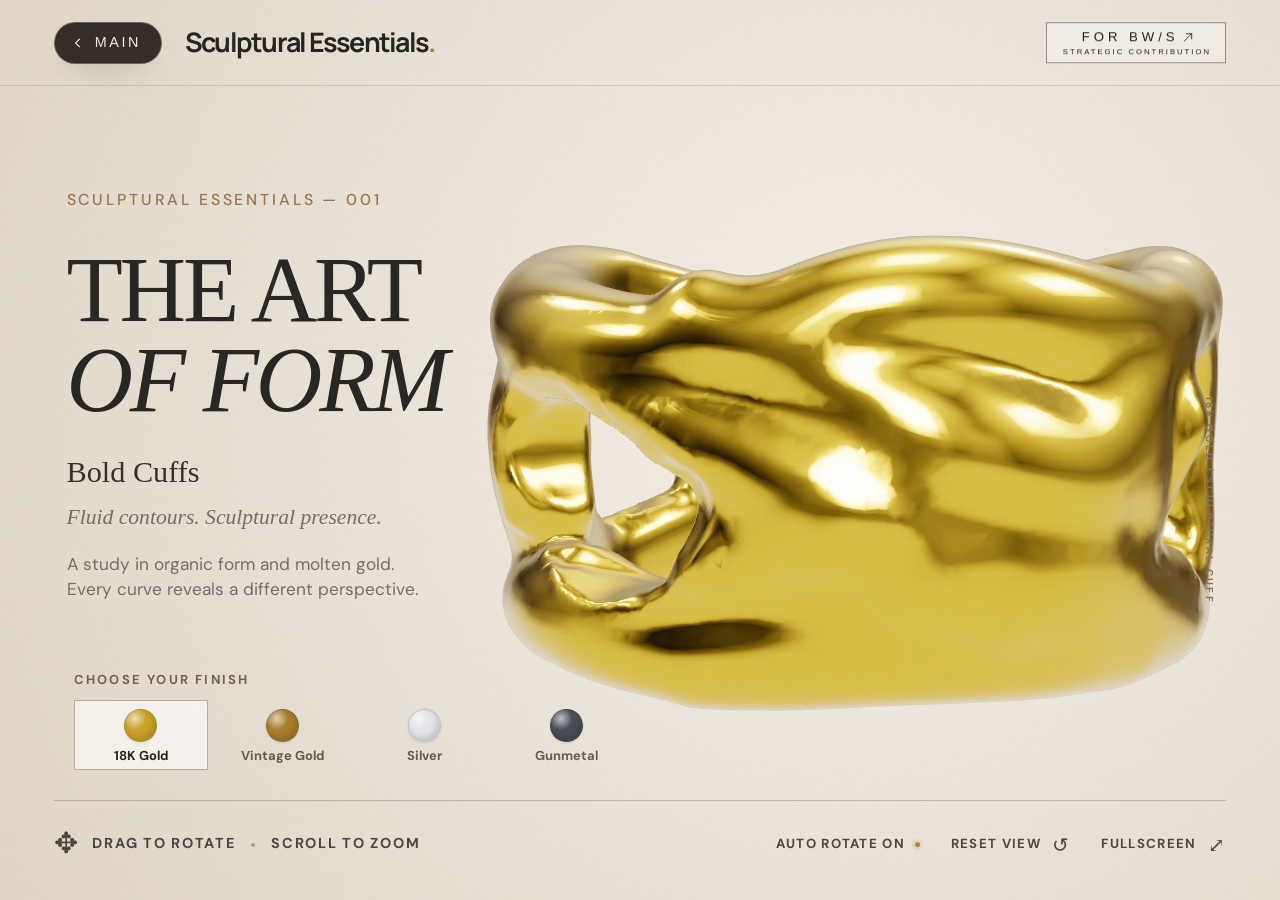
<file: modules/blender-modeling/index.html>
<!doctype html>
<html lang="en">
<head>
  <meta charset="utf-8" />
  <meta name="viewport" content="width=device-width, initial-scale=1" />
  <meta name="theme-color" content="#e9e2d5" />
  <title>Sculptural Essentials — The Art Of Form</title>
  <link rel="preconnect" href="https://fonts.googleapis.com" />
  <link rel="preconnect" href="https://fonts.gstatic.com" crossorigin />
  <link rel="stylesheet" href="https://fonts.googleapis.com/css2?family=DM+Sans:wght@400;500;600;700&family=Manrope:wght@400;500;600;700&display=swap" />
  <!-- 03 · Blender Interactive Modeling. The FINAL build sits unchanged in app/ (4 files, identical to the verified
       2026-11-18 build); this page shows it full-window and adds only a "‹ MAIN" link at the start of the viewer's
       bottom hint row ("✣ DRAG TO ROTATE • SCROLL TO ZOOM"), in that row's type. The row is pushed right to make room
       by a style added to the viewer at run time; place and type are read from the viewer, so they follow every size. -->
  <style>
    html, body { height: 100%; margin: 0; background: #e9e2d5; overflow: hidden; }
    .app { position: fixed; inset: 0; width: 100%; height: 100%; border: 0; display: block; background: #e9e2d5; }
    .main-link {
      position: fixed; z-index: 2; top: 0; left: 0; transform: translateY(-50%); visibility: hidden;
      display: inline-flex; align-items: center; gap: 0.55em; padding: 8px 0; white-space: nowrap;
      font: 700 12px/1 "DM Sans", Arial, sans-serif; letter-spacing: 0.12em; color: #4c463e; text-decoration: none;
      transition: color 0.2s ease;
    }
    .main-link.is-placed { visibility: visible; }
    .main-link svg { width: 1.2em; height: 1.2em; fill: none; stroke: currentColor; stroke-width: 1.7; }
    .main-link:hover, .main-link:focus-visible { color: #a07034; outline: none; }
    .main-link:focus-visible { box-shadow: 0 1px 0 currentColor; }
    html.app-fullscreen .main-link { display: none; }
  </style>
  <link rel="stylesheet" href="../../assets/for-bws.css" />
  <style>
    /* 2026-11-24: FOR BW/S at the right end of the viewer's top bar (placed by the script below) */
    .for-bws-fixed { position: fixed; z-index: 2; top: 0; right: 24px; transform: translateY(-50%); visibility: hidden; }
    .for-bws-fixed.is-placed { visibility: visible; }
    html.app-fullscreen .for-bws-fixed { display: none; }
    /* MAIN pill: left end of the viewer's top bar, centred on the wordmark (placed by the script) */
    .main-pill-bar { position: fixed; z-index: 2; top: 0; left: 0; transform: translateY(-50%); visibility: hidden; }
    .main-pill-bar.is-placed { visibility: visible; }
    .main-pill-bar:hover, .main-pill-bar:focus-visible { transform: translateY(calc(-50% - 1px)); }
    html.app-fullscreen .main-pill-bar { display: none; }
  </style>
</head>
<body>
  <iframe class="app" src="./app/index.html" title="Sculptural Essentials: the Art of Form gold cuff, interactive 3D viewer" allow="fullscreen" allowfullscreen></iframe>
  <a class="for-bws for-bws--dark for-bws-fixed" href="../contribution/index.html" aria-label="For BW/S: strategic contribution"><span class="for-bws-main" aria-hidden="true">FOR BW/S<svg viewBox="0 0 20 20"><path d="M4 16 16 4M7.5 4H16v8.5" /></svg></span><span class="for-bws-sub" aria-hidden="true">STRATEGIC CONTRIBUTION</span></a>
  <!-- 2026-11-24: MAIN pill at the left of the viewer's top bar; the "Sculptural Essentials." wordmark moves right to make room
       (was "‹ MAIN" at the start of the bottom hint row) -->
  <a class="main-pill main-pill-bar" href="../../index.html" aria-label="Back to the main page"><svg viewBox="0 0 20 20" aria-hidden="true"><path d="M12.5 4 6.5 10l6 6" /></svg>MAIN</a>
  <script>
    (() => {
      const frame = document.querySelector('.app');
      const pill = document.querySelector('.main-pill-bar');
      const bws = document.querySelector('.for-bws-fixed');
      const blockZoom = e => { if (e.ctrlKey) e.preventDefault(); };
      window.addEventListener('wheel', blockZoom, { passive: false });
      frame.addEventListener('load', () => {
        let doc, win;
        try { doc = frame.contentDocument; win = frame.contentWindow; } catch {
          pill.classList.add('is-placed'); pill.style.left = '24px'; pill.style.top = '40px';
          bws.classList.add('is-placed'); bws.style.top = '40px'; return;
        }
        win.addEventListener('wheel', blockZoom, { passive: false });
        const room = doc.createElement('style');
        room.id = 'portfolio-main-room';
        doc.head.appendChild(room);
        // 2026-11-24: MAIN pill at the left end of the top bar, the wordmark moved right by the pill's width plus a gap;
        // FOR BW/S at the right end (just below the bar when the bar is too narrow for both)
        const place = () => {
          const header = doc.querySelector('.site-header'), mark = doc.querySelector('.wordmark');
          if (!header || !mark) return false;
          const gap = win.innerWidth <= 640 ? 14 : 22;
          room.textContent = `.wordmark{margin-left:${Math.ceil(pill.getBoundingClientRect().width + gap)}px}`;
          const hs = win.getComputedStyle(header);
          const hr = header.getBoundingClientRect(), mr = mark.getBoundingClientRect();
          const pl = parseFloat(hs.paddingLeft) || 20, pr = parseFloat(hs.paddingRight) || 20;
          const midY = (mr.top + mr.bottom) / 2;
          pill.style.left = `${hr.left + pl}px`;
          pill.style.top = `${midY}px`;
          pill.classList.add('is-placed');
          const bw = bws.getBoundingClientRect().width;
          const fits = mr.right + 16 + bw <= hr.right - pr;
          bws.style.right = `${win.innerWidth - hr.right + pr}px`;
          bws.style.top = fits ? `${midY}px` : `${hr.bottom + 12 + bws.getBoundingClientRect().height / 2}px`;
          bws.classList.add('is-placed');
          return true;
        };
        // the viewer is a React app: wait for the header, then follow resizes, fonts and full screen
        const tryPlace = () => { if (!place()) requestAnimationFrame(tryPlace); };
        tryPlace();
        win.addEventListener('resize', place);
        new win.ResizeObserver(place).observe(doc.body);
        doc.addEventListener('fullscreenchange', () => document.documentElement.classList.toggle('app-fullscreen', !!doc.fullscreenElement));
        doc.fonts && doc.fonts.ready.then(place);
        document.fonts && document.fonts.ready.then(place);
      });
    })();
  </script>
</body>
</html>
</file>
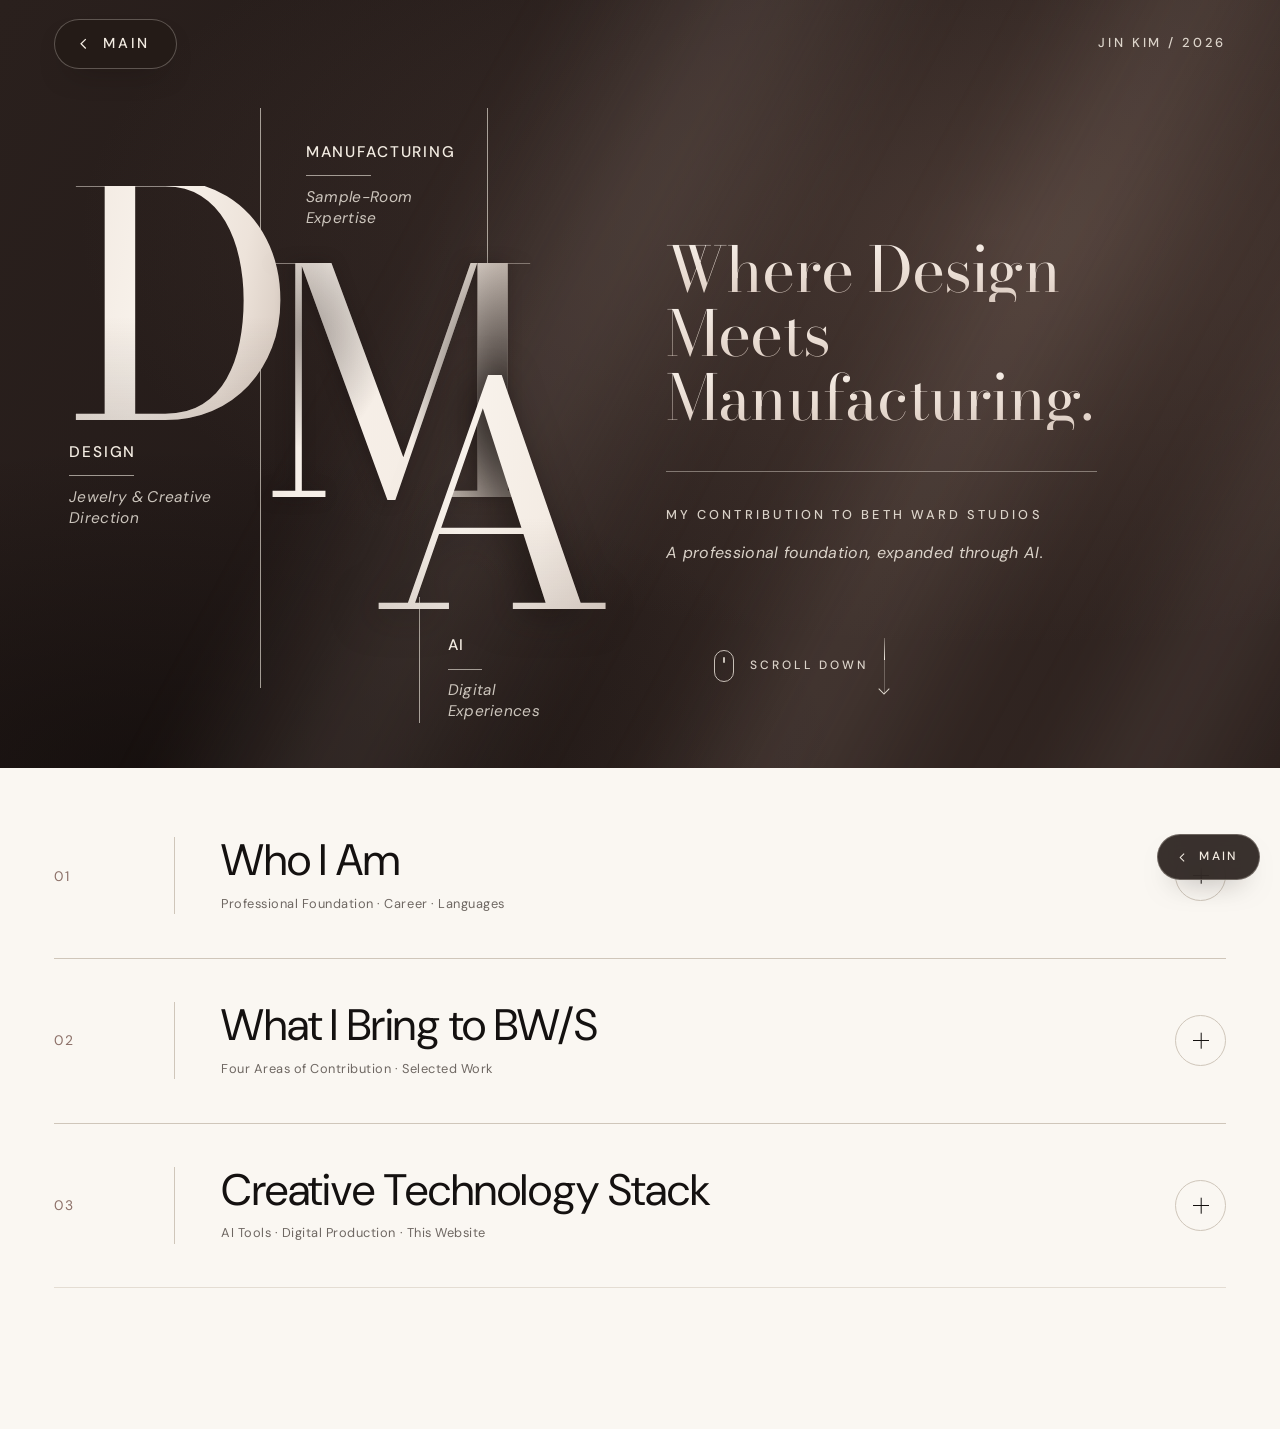
<file: modules/contribution/index.html>
<!doctype html>
<html lang="en">
<head>
  <meta charset="UTF-8" />
  <meta name="viewport" content="width=device-width, initial-scale=1.0" />
  <meta name="theme-color" content="#faf7f2" />
  <title>My Contribution to Beth Ward Studios · Jin Kim</title>
  <meta name="description" content="Jin Kim: professional foundation, four areas of contribution to Beth Ward Studios, and the creative technology stack behind this portfolio." />
  <!-- Type: Bodoni Moda (display / section headings) + DM Sans (titles, body, labels). If Google Fonts cannot be
       reached, contribution.css falls back to Bodoni 72 / Didot / Times and Helvetica Neue / Arial. -->
  <link rel="preconnect" href="https://fonts.googleapis.com" />
  <link rel="preconnect" href="https://fonts.gstatic.com" crossorigin />
  <link rel="stylesheet" href="https://fonts.googleapis.com/css2?family=Bodoni+Moda:ital,opsz,wght@0,6..96,400;1,6..96,400&amp;family=Newsreader:ital,opsz,wght@0,6..72,400;0,6..72,500;0,6..72,600;1,6..72,400;1,6..72,500&amp;family=DM+Sans:ital,opsz,wght@0,9..40,400;0,9..40,500;1,9..40,400&amp;display=swap" />
  <link rel="stylesheet" href="../../assets/for-bws.css" />
  <link rel="stylesheet" href="../../assets/to-top.css" /><!-- 2026-11-24: TOP button -->
  <link rel="stylesheet" href="./contribution.css" />
  <!-- set before first paint: the hero / row motion only runs when the visitor has not asked for reduced motion -->
  <script>try { if (!matchMedia('(prefers-reduced-motion: reduce)').matches) document.documentElement.classList.add('motion'); } catch (e) {}</script>
</head>
<body>
  <!-- 07 · My Contribution to Beth Ward Studios (2026-11-21). Three accordion rows (one open at a time); two document
       viewers (submitted resume; Chinese-language presentations). Own files only: contribution.css / contribution.js /
       media/. The viewers are independent of the AI Product Design viewer (that page is not changed). -->
  <!-- HERO (2026-11-21, from the user's DMA mockup): espresso ground with a slow satin sheen; the D · M · A monogram
       (Design · Manufacturing · AI) with its hairlines and labels; the page heading on the right. Motion: the hairlines
       draw, the letters rise out of masks, the heading lines slide up, then a light sweep crosses the monogram now and
       then; the monogram follows the pointer slightly. All of it is off with "reduce motion". -->
  <header class="hero">
    <div class="hero-sheen" aria-hidden="true"></div>
    <div class="hero-bar">
      <!-- 2026-11-24: MAIN (as the floating MAIN pill, type 20 % larger) replaces "BW/S · CREATIVE PORTFOLIO" -->
      <a class="main-top" href="../../index.html" aria-label="Back to the main page"><svg viewBox="0 0 20 20" aria-hidden="true"><path d="M12.5 4 6.5 10l6 6" /></svg>MAIN</a>
      <p class="hero-mark">JIN KIM / 2026</p>
    </div>
    <div class="hero-inner">
      <div class="mono" data-parallax="10">
        <span class="mono-line mono-line--1" aria-hidden="true"></span>
        <span class="mono-line mono-line--2" aria-hidden="true"></span>
        <span class="mono-line mono-line--3" aria-hidden="true"></span>
        <span class="mono-letter mono-letter--d" aria-hidden="true"><span>D</span></span>
        <span class="mono-letter mono-letter--m" aria-hidden="true"><span>M</span></span>
        <span class="mono-letter mono-letter--a" aria-hidden="true"><span>A</span></span>
        <p class="mono-label mono-label--m"><span class="mono-key">MANUFACTURING</span><span class="mono-note">Sample-Room Expertise</span></p>
        <p class="mono-label mono-label--d"><span class="mono-key">DESIGN</span><span class="mono-note">Jewelry &amp; Creative Direction</span></p>
        <p class="mono-label mono-label--a"><span class="mono-key">AI</span><span class="mono-note">Digital Experiences</span></p>
      </div>
      <div class="hero-copy" data-parallax="4">
        <h1 class="hero-title" aria-label="Where Design Meets Manufacturing.">
          <span class="hero-line" aria-hidden="true"><span>Where Design</span></span>
          <span class="hero-line" aria-hidden="true"><span>Meets</span></span>
          <span class="hero-line" aria-hidden="true"><span>Manufacturing.</span></span>
        </h1>
        <span class="hero-rule" aria-hidden="true"></span>
        <p class="hero-eyebrow">MY CONTRIBUTION TO BETH WARD STUDIOS</p>
        <p class="hero-lede">A professional foundation, expanded through AI.</p>
      </div>
    </div>
    <!-- scroll cue: appears together with the right-side headline (0.55 s); a click glides to the rows; it fades away on scroll -->
    <a class="scroll-cue" href="#contribution" aria-label="Scroll down to the contribution sections">
      <span class="cue-mouse" aria-hidden="true"><span class="cue-wheel"></span></span>
      <span class="cue-text" aria-hidden="true">SCROLL DOWN</span>
      <span class="cue-arrow" aria-hidden="true"><span class="cue-head"></span></span>
    </a>
  </header>

  <!-- MAIN: always at the bottom right, back to the portfolio home page -->
  <a class="back main-float" href="../../index.html" aria-label="Back to the main page"><svg viewBox="0 0 20 20" aria-hidden="true"><path d="M12.5 4 6.5 10l6 6" /></svg>MAIN</a>

  <main class="page" id="contribution">

    <div class="accordion" data-accordion>

      <!-- ============================================================ 01 · WHO I AM -->
      <section class="acc-item">
        <h2 class="acc-heading">
          <button class="acc-trigger" type="button" id="acc-1-btn" aria-expanded="false" aria-controls="acc-1">
            <span class="acc-num">01</span>
            <span class="acc-text"><span class="acc-title">Who I Am</span><span class="acc-sub">Professional Foundation · Career · Languages</span></span>
            <span class="acc-icon" aria-hidden="true"><span></span><span></span></span>
          </button>
        </h2>
        <div class="acc-panel" id="acc-1" role="region" aria-labelledby="acc-1-btn" hidden>
          <div class="acc-inner">
            <div class="panel-head">
              <div class="panel-head-text">
                <p class="label">PROFESSIONAL FOUNDATION · WHO I AM</p>
                <h3 class="person">JIN KIM</h3>
                <p class="role">Jewelry Design Leader with Hands-On Sample-Room Expertise</p>
                <p class="lede">From collection design to technical specifications and on-site sample development.</p>
              </div>
              <button class="cta" type="button" data-open-viewer="resume">VIEW SUBMITTED RESUME <span aria-hidden="true">↗</span></button>
            </div>

            <dl class="metrics">
              <div><dt class="metric-num">16</dt><dd class="metric-label">YEARS OF INDUSTRY EXPERIENCE</dd></div>
              <div><dt class="metric-num">40+</dt><dd class="metric-label">GLOBAL BRANDS</dd></div>
              <div><dt class="metric-num">7</dt><dd class="metric-label">COUNTRIES</dd></div>
            </dl>

            <div class="block block--x11">
              <p class="label">EDUCATION</p>
              <ul class="plain">
                <li>Hongik University · BFA, Metalsmithing</li>
                <li>Hongik University Graduate School · MFA, Visual Communication Design</li>
              </ul>
            </div>

            <div class="block block--x11">
              <p class="label">PROFESSIONAL EXPERTISE</p>
              <div>
                <h4 class="block-title">Creative Design Leadership + Factory-Floor Sample-Room Experience</h4>
                <p class="body">Seasonal Brand Storytelling · Jewelry Collection Design · OEM/ODM Sample Development · Technical Specifications · On-Site Sample-Room Leadership</p>
                <p class="sub-label">Selected Brand OEM/ODM Experience</p>
                <p class="body">J.Crew · Heidi Daus · Cult Gaia · Mango · Massimo Dutti</p>
              </div>
            </div>

            <div class="block block--x11">
              <p class="label">LANGUAGES &amp; CROSS-CULTURAL EXPERTISE</p>
              <dl class="languages">
                <div><dt>Korean</dt><dd><span class="level">Native</span></dd></div>
                <div><dt>Mandarin Chinese</dt><dd><span class="level">Professional Proficiency</span><span class="note">University-trained in Shanghai · 15+ years working in China, including 10 years in Chinese-owned companies with Mandarin as the working language.</span></dd></div>
                <div><dt>English</dt><dd><span class="level">Professional Proficiency</span><span class="note">Formally trained in Toronto · International design and business communication.</span></dd></div>
              </dl>
            </div>

            <div class="block block--work block--x11">
              <p class="label" aria-hidden="true"></p>
              <div class="work-box">
                <div>
                  <h4 class="block-title">Selected Chinese-Language Work</h4>
                  <p class="body">Original business proposals and industry presentations prepared in Mandarin Chinese.</p>
                </div>
                <button class="cta" type="button" data-open-viewer="decks">VIEW CHINESE PRESENTATIONS <span aria-hidden="true">↗</span></button>
              </div>
            </div>

            <div class="block block--x11">
              <p class="label">NOW · EXPANDING THROUGH AI</p>
              <p class="body body--lead">Expanding my jewelry design practice through AI-assisted concepts, fashion film, motion graphics, and interactive UX.</p>
            </div>
          </div>
        </div>
      </section>

      <!-- ============================================================ 02 · WHAT I BRING TO BW/S -->
      <section class="acc-item">
        <h2 class="acc-heading">
          <button class="acc-trigger" type="button" id="acc-2-btn" aria-expanded="false" aria-controls="acc-2">
            <span class="acc-num">02</span>
            <span class="acc-text"><span class="acc-title">What I Bring to BW/S</span><span class="acc-sub">Four Areas of Contribution · Selected Work</span></span>
            <span class="acc-icon" aria-hidden="true"><span></span><span></span></span>
          </button>
        </h2>
        <div class="acc-panel" id="acc-2" role="region" aria-labelledby="acc-2-btn" hidden>
          <div class="acc-inner">
            <div class="panel-head">
              <div class="panel-head-text">
                <p class="label">MY CONTRIBUTION TO BETH WARD STUDIOS</p>
                <h3 class="panel-title">Four Areas of Contribution</h3>
              </div>
            </div>

            <ol class="areas">
              <li class="area">
                <span class="area-num">01</span>
                <div class="area-body">
                  <h4 class="area-title">Factory-Floor Expertise &amp; Leadership</h4>
                  <p class="area-caps">Hands-On Sample Development · Sample-Room Management · Technical Specifications</p>
                  <p class="sub-label">Relevant Experience</p>
                  <p class="body">OEM/ODM Sample-Room Leadership &amp; Technical Specification Development</p>
                  <p class="links">
                    <button class="text-link" type="button" data-open-viewer="resume">Submitted Resume <span aria-hidden="true">↗</span></button>
                    <a class="text-link" href="../ai-design/index.html#h-spec">Technical Specification Portfolio <span aria-hidden="true">↗</span></a>
                  </p>
                </div>
              </li>
              <li class="area">
                <span class="area-num">02</span>
                <div class="area-body">
                  <h4 class="area-title">AI-Assisted Jewelry Design</h4>
                  <p class="area-caps">Creative Exploration · Jewelry Concept Development · Designer-Led Evaluation</p>
                  <p class="sub-label">Selected Work</p>
                  <p class="body">AI Product Design</p>
                  <p class="links"><a class="text-link" href="../ai-design/index.html">EXPLORE AI PRODUCT DESIGN <span aria-hidden="true">↗</span></a></p>
                </div>
              </li>
              <li class="area">
                <span class="area-num">03</span>
                <div class="area-body">
                  <h4 class="area-title">Creative Media &amp; Brand Experiences</h4>
                  <p class="area-caps">AI Fashion Film · Motion Graphics · Immersive UX · Interactive Games</p>
                  <p class="sub-label">Selected Work</p>
                  <p class="links">
                    <!-- 2026-11-24: the four works, named as on the home page -->
                    <a class="text-link" href="../interactive-deck/index.html">Interactive Slide Deck <span aria-hidden="true">↗</span></a>
                    <a class="text-link" href="../garden-of-whimsy/index.html">Immersive Experience <span aria-hidden="true">↗</span></a>
                    <a class="text-link" href="../blender-modeling/index.html">Interactive Modeling <span aria-hidden="true">↗</span></a>
                    <a class="text-link" href="../cinematic-storytelling/index.html">AI Cinematic Storytelling <span aria-hidden="true">↗</span></a>
                  </p>
                </div>
              </li>
              <li class="area">
                <span class="area-num">04</span>
                <div class="area-body">
                  <h4 class="area-title">Independent Digital Experience Development</h4>
                  <p class="area-caps">Original UX/UI Design · AI-Assisted Coding · Content Integration · Web Deployment</p>
                  <p class="sub-label">Selected Work</p>
                  <p class="body body--strong">This BW/S Interactive Portfolio Website</p>
                  <p class="body">The portfolio website itself demonstrates original UX/UI design, AI-assisted development, and the integration of interactive digital experiences into a unified presentation.</p>
                </div>
              </li>
            </ol>
          </div>
        </div>
      </section>

      <!-- ============================================================ 03 · CREATIVE TECHNOLOGY STACK -->
      <section class="acc-item">
        <h2 class="acc-heading">
          <button class="acc-trigger" type="button" id="acc-3-btn" aria-expanded="false" aria-controls="acc-3">
            <span class="acc-num">03</span>
            <span class="acc-text"><span class="acc-title">Creative Technology Stack</span><span class="acc-sub">AI Tools · Digital Production · This Website</span></span>
            <span class="acc-icon" aria-hidden="true"><span></span><span></span></span>
          </button>
        </h2>
        <div class="acc-panel" id="acc-3" role="region" aria-labelledby="acc-3-btn" hidden>
          <div class="acc-inner">
            <div class="panel-head">
              <div class="panel-head-text">
                <p class="label">AI &amp; DIGITAL PRODUCTION CAPABILITIES</p>
                <h3 class="panel-title">Creative Technology Stack</h3>
                <p class="lede">From AI-powered creative exploration to jewelry visualization, cinematic content, interactive experiences, and web deployment.</p>
              </div>
            </div>

            <!-- Each card carries data-category so a later step can link it to related work (hover / click).
                 No links yet: nothing here is clickable on purpose. -->
            <ul class="stack">
              <li class="tech" data-category="ai-research">
                <span class="tech-num">01</span>
                <svg class="tech-icon" viewBox="0 0 32 32" aria-hidden="true"><circle cx="14" cy="14" r="8" /><path d="m20 20 7 7M10 14h8M14 10v8" /></svg>
                <h4 class="tech-title">AI Research &amp; Agents</h4>
                <p class="tech-tools">ChatGPT · Gemini · Claude</p>
              </li>
              <li class="tech" data-category="ai-image">
                <span class="tech-num">02</span>
                <svg class="tech-icon" viewBox="0 0 32 32" aria-hidden="true"><rect x="4" y="6" width="24" height="20" rx="1" /><circle cx="12" cy="13" r="2.5" /><path d="m4 23 7-7 5 5 4-4 8 8" /></svg>
                <h4 class="tech-title">AI Image &amp; Visual Workflows</h4>
                <p class="tech-tools">Midjourney · ChatGPT Image 2.5 · Nano Banana 2.1 · ComfyUI</p>
              </li>
              <li class="tech" data-category="ai-video">
                <span class="tech-num">03</span>
                <svg class="tech-icon" viewBox="0 0 32 32" aria-hidden="true"><rect x="4" y="8" width="18" height="16" rx="1" /><path d="m22 13 6-4v14l-6-4" /></svg>
                <h4 class="tech-title">AI Video Generation</h4>
                <p class="tech-tools">Flow · Seedance · MiniMax · Higgsfield</p>
              </li>
              <li class="tech" data-category="voice-music">
                <span class="tech-num">04</span>
                <svg class="tech-icon" viewBox="0 0 32 32" aria-hidden="true"><path d="M12 24V8l14-3v16" /><circle cx="9" cy="24" r="3" /><circle cx="23" cy="21" r="3" /></svg>
                <h4 class="tech-title">Voice &amp; AI Music</h4>
                <p class="tech-tools">Google AI Studio · ElevenLabs · Vrew · Typecast · Suno AI</p>
              </li>
              <li class="tech" data-category="design-post">
                <span class="tech-num">05</span>
                <svg class="tech-icon" viewBox="0 0 32 32" aria-hidden="true"><path d="M6 26l1.5-6L21 6.5l4.5 4.5L12 24.5 6 26Z" /><path d="m18 9.5 4.5 4.5" /></svg>
                <h4 class="tech-title">Design &amp; Post-Production</h4>
                <p class="tech-tools">Photoshop · Illustrator · Clip Studio Paint · CapCut · DaVinci Resolve · After Effects</p>
              </li>
              <li class="tech" data-category="3d-previs">
                <span class="tech-num">06</span>
                <svg class="tech-icon" viewBox="0 0 32 32" aria-hidden="true"><path d="m16 4 11 6v12l-11 6-11-6V10l11-6Z" /><path d="m5 10 11 6 11-6M16 16v12" /></svg>
                <h4 class="tech-title">3D &amp; Previsualization</h4>
                <p class="tech-tools">Blender · Three.js</p>
              </li>
              <li class="tech" data-category="ai-coding">
                <span class="tech-num">07</span>
                <svg class="tech-icon" viewBox="0 0 32 32" aria-hidden="true"><path d="m11 10-6 6 6 6M21 10l6 6-6 6M18 7l-4 18" /></svg>
                <h4 class="tech-title">AI-Assisted Coding</h4>
                <p class="tech-tools">Antigravity · Codex · Claude Code</p>
              </li>
              <li class="tech" data-category="dev-deploy">
                <span class="tech-num">08</span>
                <svg class="tech-icon" viewBox="0 0 32 32" aria-hidden="true"><path d="M9 23h15a5 5 0 0 0 0-10 7 7 0 0 0-13.5-1.5A5.5 5.5 0 0 0 9 23Z" /><path d="M16 27v-9m-3.5 3.5L16 18l3.5 3.5" /></svg>
                <h4 class="tech-title">Development &amp; Deployment</h4>
                <p class="tech-tools">VS Code · Supabase · GitHub · Vercel</p>
              </li>
            </ul>

            <section class="statement" aria-labelledby="statement-title">
              <p class="statement-eyebrow">ORIGINAL DESIGN · AI-ASSISTED DEVELOPMENT</p>
              <h3 class="statement-title" id="statement-title">THIS WEBSITE IS PART OF MY PORTFOLIO.</h3>
              <p class="statement-sub">Designed by Me. Built with AI.</p>
              <p class="statement-body">This website was conceived and designed by Jin Kim, then developed and integrated using AI-assisted coding — bringing jewelry visualization, cinematic content, immersive experiences, and interactive games together.</p>
              <ul class="statement-caps">
                <li><svg viewBox="0 0 20 20" aria-hidden="true"><rect x="3" y="4" width="14" height="12" rx="1" /><path d="M3 8h14" /></svg>Original UX/UI Design</li>
                <li><svg viewBox="0 0 20 20" aria-hidden="true"><path d="m7 6-4 4 4 4M13 6l4 4-4 4" /></svg>AI-Assisted Development</li>
                <li><svg viewBox="0 0 20 20" aria-hidden="true"><rect x="3" y="3" width="6" height="6" /><rect x="11" y="3" width="6" height="6" /><rect x="3" y="11" width="6" height="6" /><rect x="11" y="11" width="6" height="6" /></svg>Content Integration</li>
                <li><svg viewBox="0 0 20 20" aria-hidden="true"><path d="M10 15V4m-4 4 4-4 4 4M4 16h12" /></svg>Web Deployment</li>
              </ul>
            </section>
          </div>
        </div>
      </section>
    </div>
  </main>

  <!-- ============================================================ DOCUMENT VIEWERS (modal dialogs) -->
  <div class="viewer" id="viewer-resume" role="dialog" aria-modal="true" aria-labelledby="viewer-resume-title" hidden>
    <div class="viewer-bar">
      <p class="viewer-title" id="viewer-resume-title">JIN KIM · SUBMITTED RESUME</p>
      <div class="viewer-tools">
        <!-- 2026-11-24: FOR BW/S, as on the work pages; here it closes the résumé and returns to this page -->
        <button class="for-bws for-bws--light" type="button" data-close aria-label="For BW/S: back to Strategic Contribution"><span class="for-bws-main" aria-hidden="true">FOR BW/S<svg viewBox="0 0 20 20"><path d="M4 16 16 4M7.5 4H16v8.5" /></svg></span><span class="for-bws-sub" aria-hidden="true">STRATEGIC CONTRIBUTION</span></button>
        <button class="tool" type="button" data-zoom="-1" aria-label="Zoom out">−</button>
        <span class="zoom-value" aria-live="polite">100%</span>
        <button class="tool" type="button" data-zoom="1" aria-label="Zoom in">+</button>
        <button class="tool tool--close" type="button" data-close aria-label="Close">×</button>
      </div>
    </div>
    <div class="resume-scroll" tabindex="0">
      <img class="resume-img" src="./media/resume/jinkim-resume-submitted.webp" width="2125" height="2750" alt="Jin Kim, résumé as submitted to Beth Ward Studios: Technical Spec &amp; Jewelry Development Designer." decoding="async" loading="lazy" />
    </div>
  </div>

  <div class="viewer viewer--decks" id="viewer-decks" role="dialog" aria-modal="true" aria-labelledby="viewer-decks-title" hidden>
    <div class="viewer-bar">
      <div>
        <p class="viewer-title" id="viewer-decks-title">CHINESE-LANGUAGE BUSINESS PRESENTATIONS</p>
        <p class="viewer-intro">Selected Chinese-language business proposals and industry presentations.</p>
      </div>
      <div class="viewer-tools">
        <button class="tool tool--close" type="button" data-close aria-label="Close">×</button>
      </div>
    </div>
    <div class="deck-tabs" role="tablist" aria-label="Documents">
      <button class="deck-tab" type="button" role="tab" id="tab-proposal" aria-controls="deck-stage" data-deck="proposal" aria-selected="true">
        <span class="deck-tab-num">01</span><span class="deck-tab-name">Seongsu × Maosong Business Proposal</span><span class="deck-tab-meta">2026 · 5 Selected Pages</span>
      </button>
      <button class="deck-tab" type="button" role="tab" id="tab-association" aria-controls="deck-stage" data-deck="association" aria-selected="false">
        <span class="deck-tab-num">02</span><span class="deck-tab-name">Qingdao Accessories Industry Association</span><span class="deck-tab-meta">2026 · 4 Selected Pages</span>
      </button>
    </div>
    <div class="deck-stage" id="deck-stage" role="tabpanel" aria-labelledby="tab-proposal">
      <button class="deck-arrow deck-arrow--prev" type="button" aria-label="Previous slide"><svg viewBox="0 0 20 20" aria-hidden="true"><path d="M12.5 4 6.5 10l6 6" /></svg></button>
      <figure class="deck-figure">
        <img class="deck-img" alt="" width="1920" height="1080" decoding="async" />
      </figure>
      <button class="deck-arrow deck-arrow--next" type="button" aria-label="Next slide"><svg viewBox="0 0 20 20" aria-hidden="true"><path d="M7.5 4l6 6-6 6" /></svg></button>
    </div>
    <div class="deck-meta">
      <span class="deck-count" aria-live="polite">01 / 05</span>
      <span class="deck-caption"></span>
    </div>
  </div>

  <script src="./contribution.js"></script>
  <script src="../../assets/to-top.js"></script>
</body>
</html>
</file>
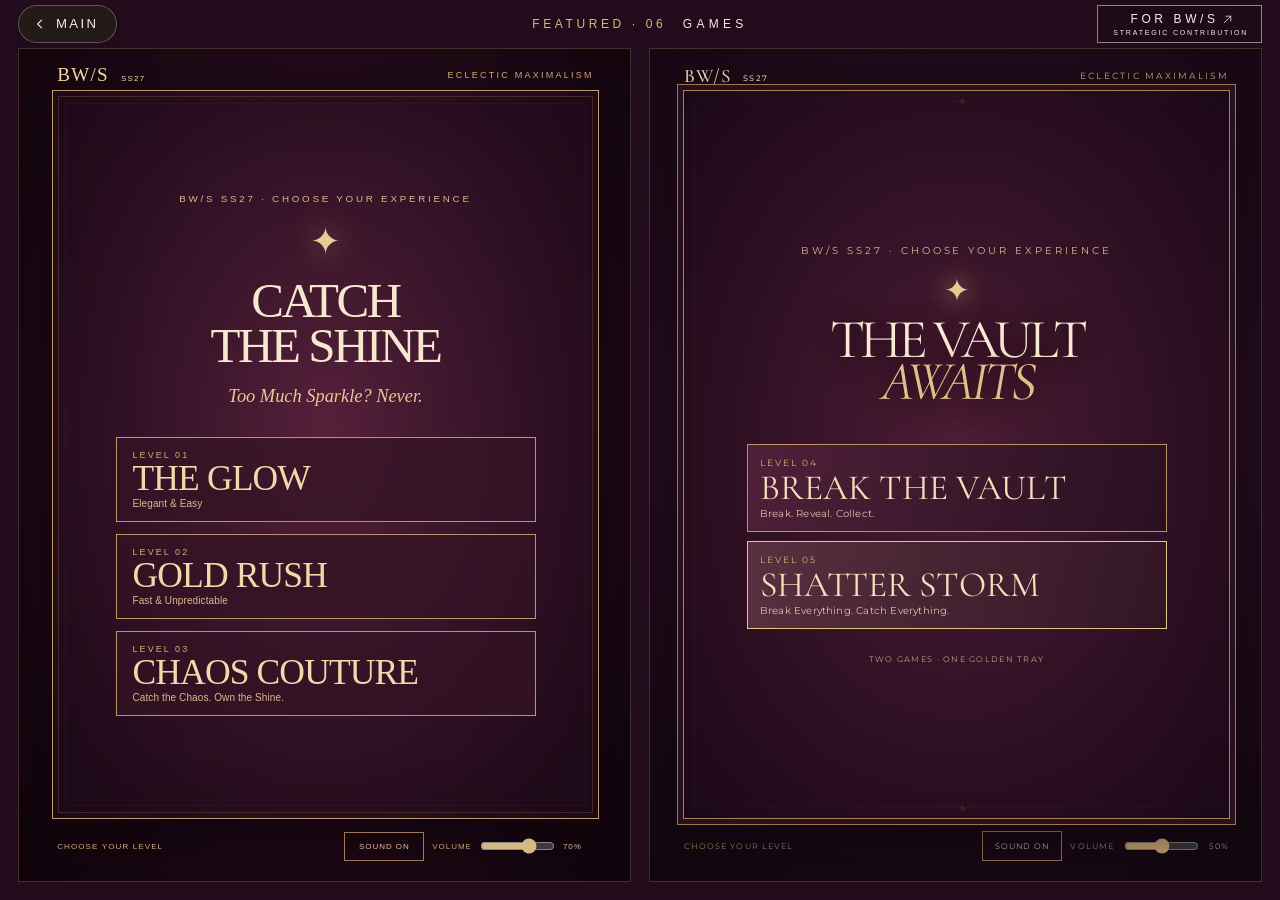
<file: modules/games/index.html>
<!doctype html>
<html lang="en">
<head>
  <meta charset="utf-8" />
  <meta name="viewport" content="width=device-width, initial-scale=1" />
  <meta name="theme-color" content="#220c1c" />
  <title>Games · Jin Kim Portfolio</title>
  <meta name="description" content="Two BW/S SS27 jewelry arcade games by Jin Kim, playable side by side: Catch the Shine and Break the Vault." />
  <link rel="stylesheet" href="../../assets/for-bws.css" />
  <link rel="stylesheet" href="./games.css" />
</head>
<body>
  <!-- 06 · Games. Both games run live, side by side, each in its own frame (no extra click to enter): catch-the-shine/
       (FINAL 2026-11-19 build) and break-the-vault/ (dist of the FINAL 2026-11-19 package), both unchanged.
       games.js sizes the frames as large as the window allows; the text goes only into the space that is left. -->
  <header class="bar">
    <!-- 2026-11-24: MAIN pill (was the "‹ MAIN" text link), compact like this page's FOR BW/S -->
    <a class="main-pill main-pill--compact" href="../../index.html" aria-label="Back to the main page"><svg viewBox="0 0 20 20" aria-hidden="true"><path d="M12.5 4 6.5 10l6 6" /></svg>MAIN</a>
    <p class="bar-title" aria-hidden="true">FEATURED · 06 <b>GAMES</b></p>
    <!-- 2026-11-24: FOR BW/S (to the contribution page) replaces the "BW/S · SS27" mark -->
    <a class="for-bws for-bws--light for-bws--compact" href="../contribution/index.html" aria-label="For BW/S: strategic contribution"><span class="for-bws-main" aria-hidden="true">FOR BW/S<svg viewBox="0 0 20 20"><path d="M4 16 16 4M7.5 4H16v8.5" /></svg></span><span class="for-bws-sub" aria-hidden="true">STRATEGIC CONTRIBUTION</span></a>
  </header>

  <main class="stage">
    <div class="intro">
      <p class="intro-kicker">FEATURED · 06</p>
      <h1>GAMES</h1>
      <p class="intro-text">Two jewelry arcade games for BW/S SS27 Eclectic Maximalism. Choose a game to play.</p>
    </div>

    <ul class="games" role="list">
      <li class="game">
        <iframe src="./catch-the-shine/index.html" title="Catch the Shine — playable game" allow="autoplay; fullscreen"></iframe>
      </li>
      <li class="game">
        <iframe src="./break-the-vault/index.html" title="Break the Vault — playable game" allow="autoplay; fullscreen"></iframe>
      </li>
    </ul>
  </main>

  <script src="./games.js"></script>
</body>
</html>
</file>
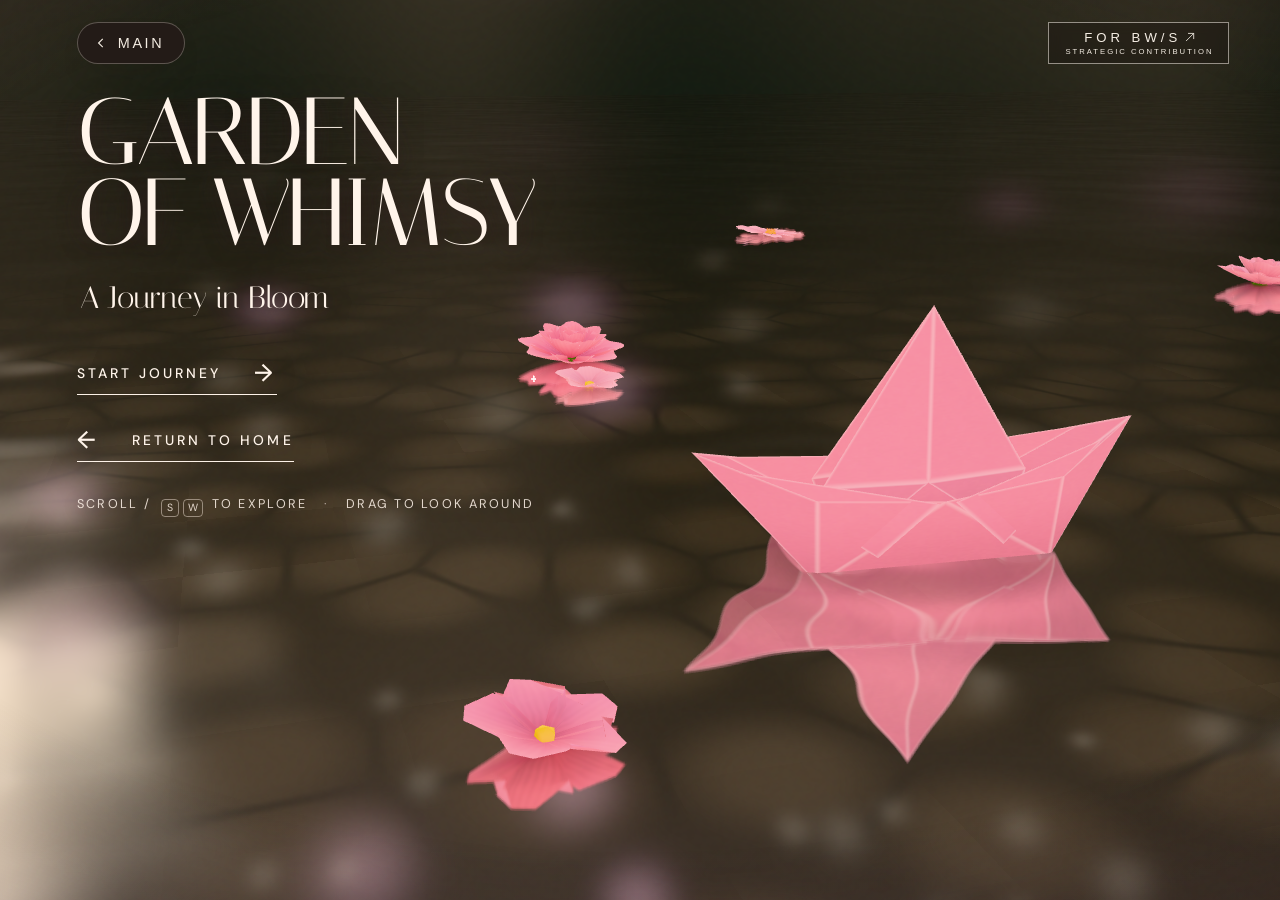
<file: modules/garden-of-whimsy/index.html>
<!doctype html>
<html lang="en">
  <head>
    <meta charset="UTF-8" />
    <meta name="viewport" content="width=device-width, initial-scale=1.0" />
    <meta name="theme-color" content="#2a2230" />
    <title>Garden of Whimsy — A Journey in Bloom · BW/S SS27</title>
    <script type="module" crossorigin src="./assets/index-CD9W67zs.js"></script>
    <link rel="modulepreload" crossorigin href="./assets/three-BW246XVu.js">
    <link rel="stylesheet" crossorigin href="./assets/index-D6lqPmMw.css">
    <link rel="stylesheet" href="../../assets/for-bws.css" />
    <!-- 2026-11-23: end screen centred and larger, with a soft dark backdrop (page-level override; build CSS/JS unchanged) -->
    <style>
      #app .ending-ui{top:50%;bottom:auto;left:50%;width:min(880px,calc(100vw - 32px));max-width:none;box-sizing:border-box;
        padding:clamp(28px,5vw,64px) clamp(20px,4vw,56px);text-align:center;
        background:radial-gradient(ellipse at center,rgba(24,16,30,.62) 0%,rgba(24,16,30,.38) 55%,rgba(24,16,30,0) 78%),rgba(18,12,24,.30);
        box-shadow:0 0 0 200vmax rgba(18,12,24,.30);transform:translate(-50%,calc(-50% + 18px))}
      #app[data-state=ENDING] .ending-ui{transform:translate(-50%,-50%)}
      #app .ending-ui .eyebrow{font-size:clamp(11px,1vw,13px);letter-spacing:.32em}
      #app .ending-ui .ending-title{font-size:clamp(40px,6.4vw,92px);line-height:1.04;margin:0 0 clamp(18px,2.4vw,30px)}
      #app .ending-ui .ending-note{font-size:clamp(12px,1.1vw,15px);line-height:2;margin:0 auto clamp(22px,3vw,36px);max-width:640px}
      #app .ending-ui .home-button{display:inline-flex}
      /* 2026-11-23: START / CONTINUE JOURNEY, RETURN TO HOME, PAUSE, RETURN TO INTRO and the intro hint 10% larger */
      #app .text-button{font-size:12.1px;gap:28.6px;padding:15.4px 0 11px}
      #app .text-button:not(:disabled):hover,#app .home-button:hover{gap:39.6px}
      #app .text-button .arrow{font-size:20.9px}
      #app .home-button{margin-top:15.4px}
      #app .quiet-button{font-size:11px;padding:11px 0}
      #app .intro-hint{font-size:11px;margin-top:28.6px}
      #app .intro-hint span{padding:0 9.9px}
      @media(max-width:640px){#app .quiet-button{font-size:9.9px}}
      /* 2026-11-24: FOR BW/S top right; PAUSE / RETURN TO INTRO, the hint pill and the progress bar move down below it */
      .for-bws-fixed{position:fixed;z-index:20;top:22px;right:clamp(20px,4vw,60px)}
      /* 2026-11-24: MAIN pill top left, level with FOR BW/S; the intro's eyebrow line is removed */
      .main-pill-fixed{position:fixed;z-index:20;top:22px;left:clamp(24px,6vw,96px)}
      #intro-ui .eyebrow{display:none}
      /* 2026-11-24: once in the garden (any state but the intro), MAIN turns translucent like FOR BW/S */
      .main-pill-fixed{transition:background-color .6s ease,border-color .6s ease,box-shadow .6s ease,color .25s}
      #app:not([data-state=INTRO]) .main-pill-fixed{background:rgba(20,14,12,.28);border-color:rgba(244,237,227,.55);box-shadow:none}
      #app:not([data-state=INTRO]) .main-pill-fixed:hover,#app:not([data-state=INTRO]) .main-pill-fixed:focus-visible{background:#f4ede3;color:#141110}
      #app #intro-ui{top:max(92px,clamp(32px,7vw,96px))}
      /* 2026-11-24: intro text 15 % larger: A Journey in Bloom, START JOURNEY, RETURN TO HOME, the scroll / drag hint */
      #app #intro-ui .subtitle{font-size:clamp(23px,2.415vw,34.5px)}
      #app #intro-ui .text-button{font-size:13.9px;gap:32.9px;padding:17.7px 0 12.7px}
      #app #intro-ui .text-button:not(:disabled):hover,#app #intro-ui .home-button:hover{gap:45.5px}
      #app #intro-ui .text-button .arrow{font-size:24px}
      #app #intro-ui .home-button{margin-top:17.7px}
      #app #intro-ui .intro-hint{font-size:12.65px;margin-top:32.9px}
      #app #intro-ui .intro-hint span{padding:0 11.4px}
      /* 2026-11-24: FLOW BOOST (in the build) below the progress line */
      #app .journey-ui{top:84px} #app .instructions{top:128px} #app .progress{top:166px} #app .flow-boost{top:196px}
      @media(max-width:640px){.for-bws-fixed{top:14px;right:18px} .main-pill-fixed{top:14px;left:22px} #app #intro-ui{top:66px} #app .journey-ui{top:58px} #app .instructions{top:96px} #app .progress{top:132px} #app .flow-boost{top:158px}}
      /* 2026-11-24: S / W key caps in the journey hint (the FLOW BOOST key style); touch screens: words only */
      #app .instructions .keys{font-weight:inherit;white-space:nowrap}
      #app .instructions kbd{display:inline-grid;place-items:center;min-width:15px;height:15px;box-sizing:border-box;padding:0 3px;margin:0 0 0 4px;border:1px solid rgba(255,240,228,.5);border-radius:4px;font:inherit;font-size:8.5px;letter-spacing:0;vertical-align:-3px}
      #app .instructions kbd+kbd{margin-left:3px}
      @media (hover:none){#app .instructions .keys{display:none}}
      /* the same key caps in the intro hint, at its larger type */
      #app .intro-hint .keys{font-weight:inherit;white-space:nowrap;margin-right:3px}
      #app .intro-hint kbd{display:inline-grid;place-items:center;min-width:18px;height:18px;box-sizing:border-box;padding:0 4px;margin:0 0 0 5px;border:1px solid rgba(255,240,228,.55);border-radius:4px;font:inherit;font-size:10.5px;letter-spacing:0;vertical-align:-3px}
      #app .intro-hint kbd+kbd{margin-left:4px}
      @media (hover:none){#app .intro-hint .keys{display:none}}
    </style>
  </head>
  <body>
    <main id="app" data-state="INTRO">
      <canvas id="stage" aria-label="Garden of Whimsy interactive experience"></canvas>
      <video id="intro-video" muted loop playsinline aria-hidden="true"></video>
      <div class="vignette" aria-hidden="true"></div>
      <div class="grain" aria-hidden="true"></div>

      <header id="intro-ui" class="intro">
        <p class="eyebrow">BW/S · SS27 · ROMANTIC DETAILS</p>
        <h1>GARDEN<br />OF WHIMSY</h1>
        <p class="subtitle">A Journey in Bloom</p>
        <button id="start" class="text-button" disabled>
          <span class="label">PREPARING THE GARDEN</span><span class="arrow" aria-hidden="true">→</span>
        </button>
        <a id="intro-home" class="text-button home-button" href="../../index.html"><span class="arrow" aria-hidden="true">←</span><span class="label">RETURN TO HOME</span></a>
        <!-- 2026-11-24: the S / W keys here too (S forward, W back) -->
        <p class="intro-hint">SCROLL <b class="keys">/ <kbd title="forward">S</kbd><kbd title="back">W</kbd></b> TO EXPLORE <span>·</span> DRAG TO LOOK AROUND</p>
      </header>

      <nav id="journey-ui" class="journey-ui" aria-label="Journey controls">
        <button id="pause" class="quiet-button">PAUSE</button>
        <button id="return-intro" class="quiet-button">RETURN TO INTRO</button>
      </nav>

      <div id="progress" class="progress" aria-hidden="true">
        <div class="progress-track"><div class="progress-fill"></div><div class="progress-mark"></div></div>
      </div>

      <!-- 2026-11-24: the S / W keys in the hint (S forward, W back); shortened the same day so it covers less of the view -->
      <p id="instructions" class="instructions">SCROLL <b class="keys">/ <kbd title="forward">S</kbd><kbd title="back">W</kbd></b> <span>·</span> DRAG TO LOOK</p>
      <section id="garden-title" class="garden-title" aria-live="polite">
        <p class="garden-number">GARDEN 01</p>
        <p class="garden-name">The Awakening</p>
        <p class="garden-mood">Wonder · anticipation</p>
      </section>

      <p id="invitation" class="invitation"><span class="spark" aria-hidden="true">✦</span> Click to Discover</p>

      <section id="reveal-ui" class="reveal-ui" aria-live="polite">
        <p class="eyebrow">A HIDDEN TREASURE</p>
        <p class="reveal-title">A glimpse of what blooms next</p>
        <p class="reveal-note">SS27 jewelry piece — placeholder</p>
        <button id="continue" class="text-button"><span class="label">CONTINUE JOURNEY</span><span class="arrow" aria-hidden="true">→</span></button>
      </section>

      <section id="ending-ui" class="ending-ui" aria-live="polite">
        <p class="eyebrow">GARDEN OF WHIMSY · THE FINAL GARDEN</p>
        <h2 class="ending-title">The Journey Ends.<br /><em>The Wonder Continues.</em></h2>
        <p class="ending-note">Thank you for drifting through our garden.<br />Until we meet again, may wonder follow you wherever you go.</p>
        <a id="ending-return" class="text-button home-button" href="../../index.html"><span class="arrow" aria-hidden="true">←</span><span class="label">RETURN TO HOME</span></a>
      </section>

      <pre id="debug" class="debug" hidden></pre>
      <a class="main-pill main-pill-fixed" href="../../index.html" aria-label="Back to the main page"><svg viewBox="0 0 20 20" aria-hidden="true"><path d="M12.5 4 6.5 10l6 6" /></svg>MAIN</a>
      <a class="for-bws for-bws--light for-bws-fixed" href="../contribution/index.html" aria-label="For BW/S: strategic contribution"><span class="for-bws-main" aria-hidden="true">FOR BW/S<svg viewBox="0 0 20 20"><path d="M4 16 16 4M7.5 4H16v8.5" /></svg></span><span class="for-bws-sub" aria-hidden="true">STRATEGIC CONTRIBUTION</span></a>
      <div id="curtain" aria-hidden="true"></div>
    </main>
  </body>
</html>
</file>
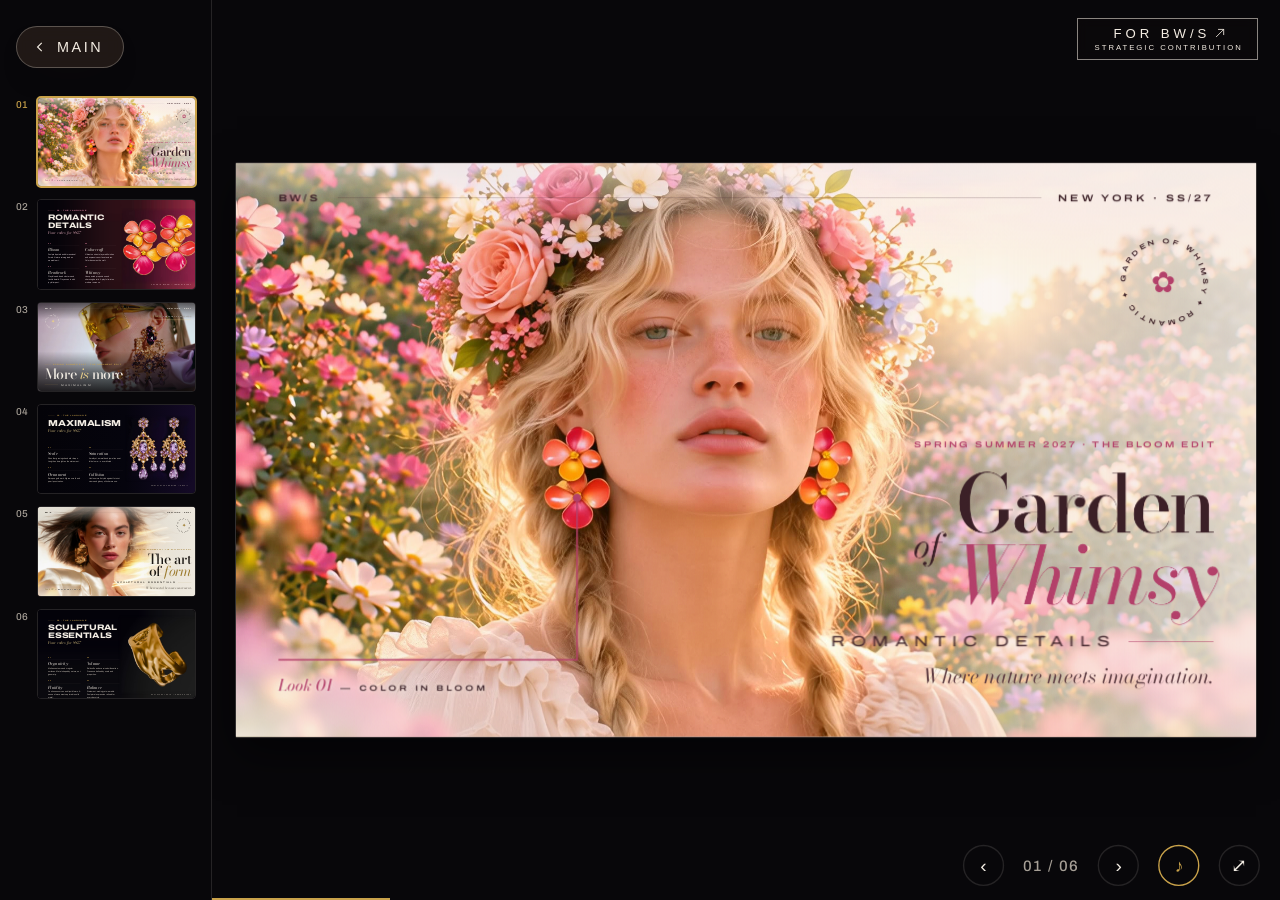
<file: modules/interactive-deck/index.html>
<!doctype html>
<html lang="en">
<head>
  <meta charset="utf-8" />
  <meta name="viewport" content="width=device-width, initial-scale=1" />
  <meta name="theme-color" content="#08070a" />
  <title>Interactive Slide Deck · BW/S SS27</title>
  <link rel="preconnect" href="https://fonts.googleapis.com" />
  <link rel="preconnect" href="https://fonts.gstatic.com" crossorigin />
  <link rel="stylesheet" href="https://fonts.googleapis.com/css2?family=Archivo:wdth,wght@62..125,100..900&display=swap" />
  <!-- 01 · Interactive Slide Deck. The FINAL v25 package sits unchanged in deck/ (28 files, its CHECKSUMS pass); this
       page shows it full-window and adds only the "‹ MAIN" link at the bottom left of the deck's thumbnail rail, in the
       rail's own label style. A #n in this page's address opens slide n, as in the deck. -->
  <style>
    html, body { height: 100%; margin: 0; background: #08070a; overflow: hidden; }
    .deck { position: fixed; inset: 0; width: 100%; height: 100%; border: 0; display: block; background: #08070a; }
    /* bottom of the 212 px rail; level with the deck's control row at the bottom right */
    .main-link {
      position: fixed; left: 0; bottom: 0; width: 211px; height: 58px; z-index: 2;
      display: flex; align-items: flex-end; padding: 0 16px 24px;
      background: linear-gradient(180deg, rgba(8, 7, 10, 0) 0%, #08070a 45%);
      /* 10% larger than the rail label (10 px), level with the 10%-larger deck controls */
      font: 600 11px/1 "Archivo", "Helvetica Neue", Arial, sans-serif; font-stretch: 125%;
      letter-spacing: 0.22em; text-transform: uppercase; color: #a69f96; text-decoration: none;
      transition: color 0.25s ease;
    }
    .main-link span { display: inline-flex; align-items: center; gap: 8.8px; }
    .main-link svg { width: 13.2px; height: 13.2px; fill: none; stroke: currentColor; stroke-width: 1.5; }
    .main-link:hover, .main-link:focus-visible { color: #f3ede4; outline: none; }
    .main-link:focus-visible span { outline: 1px solid #f3ede4; outline-offset: 4px; }
    /* presentation mode (F) hides the rail, and the link with it */
    html.present .main-link { display: none; }
    /* phones: the deck puts its thumbnails in a row at the top; the link sits bottom left on its own */
    @media (max-width: 760px) { .main-link { width: auto; height: auto; padding: 14px 16px 20px; background: none; } }
  </style>
  <link rel="stylesheet" href="../../assets/for-bws.css" />
  <style>
    /* 2026-11-24: FOR BW/S top right, over the deck's dark band; hidden in presentation mode like MAIN */
    .for-bws-fixed { position: fixed; z-index: 5; top: 18px; right: 22px; }
    html.present .for-bws-fixed { display: none; }
    /* MAIN pill: placed over the rail's (emptied, taller) label by the script; phones, where the deck hides that label: bottom left */
    .main-pill-rail { position: fixed; z-index: 5; left: 16px; top: 16px; visibility: hidden; }
    .main-pill-rail.is-placed { visibility: visible; }
    html.present .main-pill-rail { display: none; }
    @media (max-width: 760px) { .main-pill-rail { top: auto; bottom: 18px; visibility: visible; } }
    /* 2026-11-24: the deck is shown only once its rail label has been swapped for MAIN (no "BW/S · SS27" flash) */
    .deck { opacity: 0; transition: opacity 0.2s ease; }
    .deck.is-ready { opacity: 1; }
  </style>
</head>
<body>
  <iframe class="deck" title="BW/S SS27 interactive slide deck" allow="autoplay; fullscreen" allowfullscreen></iframe>
  <a class="for-bws for-bws--light for-bws-fixed" href="../contribution/index.html" aria-label="For BW/S: strategic contribution"><span class="for-bws-main" aria-hidden="true">FOR BW/S<svg viewBox="0 0 20 20"><path d="M4 16 16 4M7.5 4H16v8.5" /></svg></span><span class="for-bws-sub" aria-hidden="true">STRATEGIC CONTRIBUTION</span></a>
  <!-- 2026-11-24: MAIN pill at the top of the thumbnail rail, in place of the rail's "BW/S · SS27" label (was "‹ MAIN" at the rail's foot) -->
  <a class="main-pill main-pill-rail" href="../../index.html" aria-label="Back to the main page"><svg viewBox="0 0 20 20" aria-hidden="true"><path d="M12.5 4 6.5 10l6 6" /></svg>MAIN</a>
  <script>
    (() => {
      const frame = document.querySelector('.deck');
      frame.src = './deck/BWS_SS27_More_is_More_Model4Cover_v25.html' + (location.hash || '');
      const blockZoom = e => { if (e.ctrlKey) e.preventDefault(); };
      window.addEventListener('wheel', blockZoom, { passive: false });
      const pill = document.querySelector('.main-pill-rail');
      // 2026-11-24: the deck's own look is changed as soon as its document exists, not at 'load' (which waits for all
      // of the deck's images, films and sounds, so on the live site the "BW/S · SS27" label showed for a while first).
      // The frame stays hidden (opacity 0) until then; it is shown at the latest on 'load' or after 4 s.
      const CSS = '.hud{transform:scale(1.375);transform-origin:100% 100%}' +       // the control row 1.1 × 1.25 larger
        '@media (min-width:761px){.rail-head{font-size:0;line-height:0;height:62px;padding:0;margin:0 0 6px}}'; // label emptied, taller
      const show = () => frame.classList.add('is-ready');
      setTimeout(show, 4000);
      const deckDoc = () => { try { const d = frame.contentDocument; return d && /BWS_SS27_/.test(d.URL) ? d : null; } catch { return null; } };
      const placePill = () => {
        const doc = deckDoc(), win = frame.contentWindow, head = doc && doc.querySelector('.rail-head');
        if (!head || win.innerWidth <= 760) { pill.style.left = ''; pill.style.top = ''; return; }
        const r = head.getBoundingClientRect(), h = pill.getBoundingClientRect().height;
        pill.style.left = r.left + 'px';
        pill.style.top = (r.top + (r.height - h) / 2) + 'px';
        pill.classList.add('is-placed');
      };
      const addStyle = doc => {
        if (doc.getElementById('portfolio-hud-110')) return;
        const st = doc.createElement('style');
        st.id = 'portfolio-hud-110'; st.textContent = CSS;
        (doc.head || doc.documentElement).appendChild(st);
      };
      // every frame until the deck's rail exists: style in, MAIN placed, frame shown
      const early = () => {
        const doc = deckDoc();
        if (doc && doc.documentElement) {
          addStyle(doc);
          if (doc.querySelector('.rail-head')) { placePill(); show(); return; }
        }
        if (!frame.classList.contains('is-ready')) requestAnimationFrame(early);
      };
      requestAnimationFrame(early);
      frame.addEventListener('load', () => {
        const win = frame.contentWindow, doc = frame.contentDocument;
        try {
          win.focus();                                            // the deck's keys work at once, without a first click
          addStyle(doc);                                          // (again, in case the early pass missed it)
          placePill();
          win.addEventListener('resize', placePill);
          doc.fonts && doc.fonts.ready.then(placePill);
          win.addEventListener('wheel', blockZoom, { passive: false });
          // follow the deck's presentation mode (the rail is hidden there)
          const sync = () => document.documentElement.classList.toggle('present', doc.body.classList.contains('present'));
          new MutationObserver(sync).observe(doc.body, { attributes: true, attributeFilter: ['class'] });
          sync();
          // 2026-11-24: the deck's own cover sound is kept as designed: ON when a cover opens, fading out from 2.5 s before the
          // cover's motion stops, OFF at the moment it stops (01, 03, 05). (The 2026-11-23 "sound stays on" override is removed.)
        } catch { pill.classList.add('is-placed'); /* deck not reachable: the links still work */ }
        show();
      });
    })();
  </script>
</body>
</html>
</file>
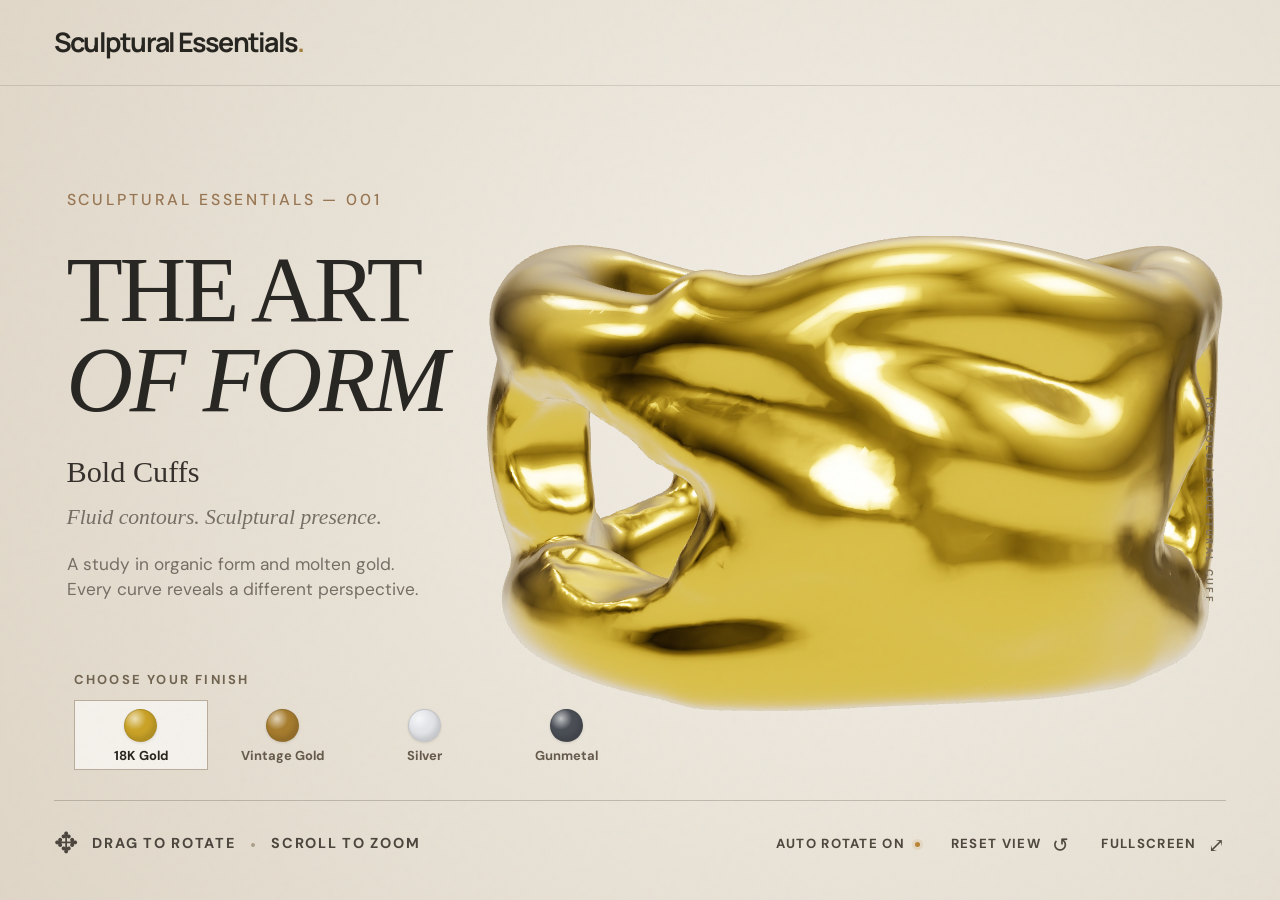
<file: modules/blender-modeling/app/index.html>
<!doctype html>
<html lang="en">
  <head>
    <meta charset="UTF-8" />
    <meta name="viewport" content="width=device-width, initial-scale=1.0" />
    <meta name="theme-color" content="#e9e2d5" />
    <meta name="description" content="Explore Sculptural Essentials' The Art Of Form gold cuff in an immersive three-dimensional study." />
    <title>Sculptural Essentials — The Art Of Form</title>
    <script type="module" crossorigin src="./assets/index-CAkHZiZE.js"></script>
    <link rel="stylesheet" crossorigin href="./assets/index-CzPj26ZR.css">
  </head>
  <body>
    <div id="root"></div>
  </body>
</html>
</file>
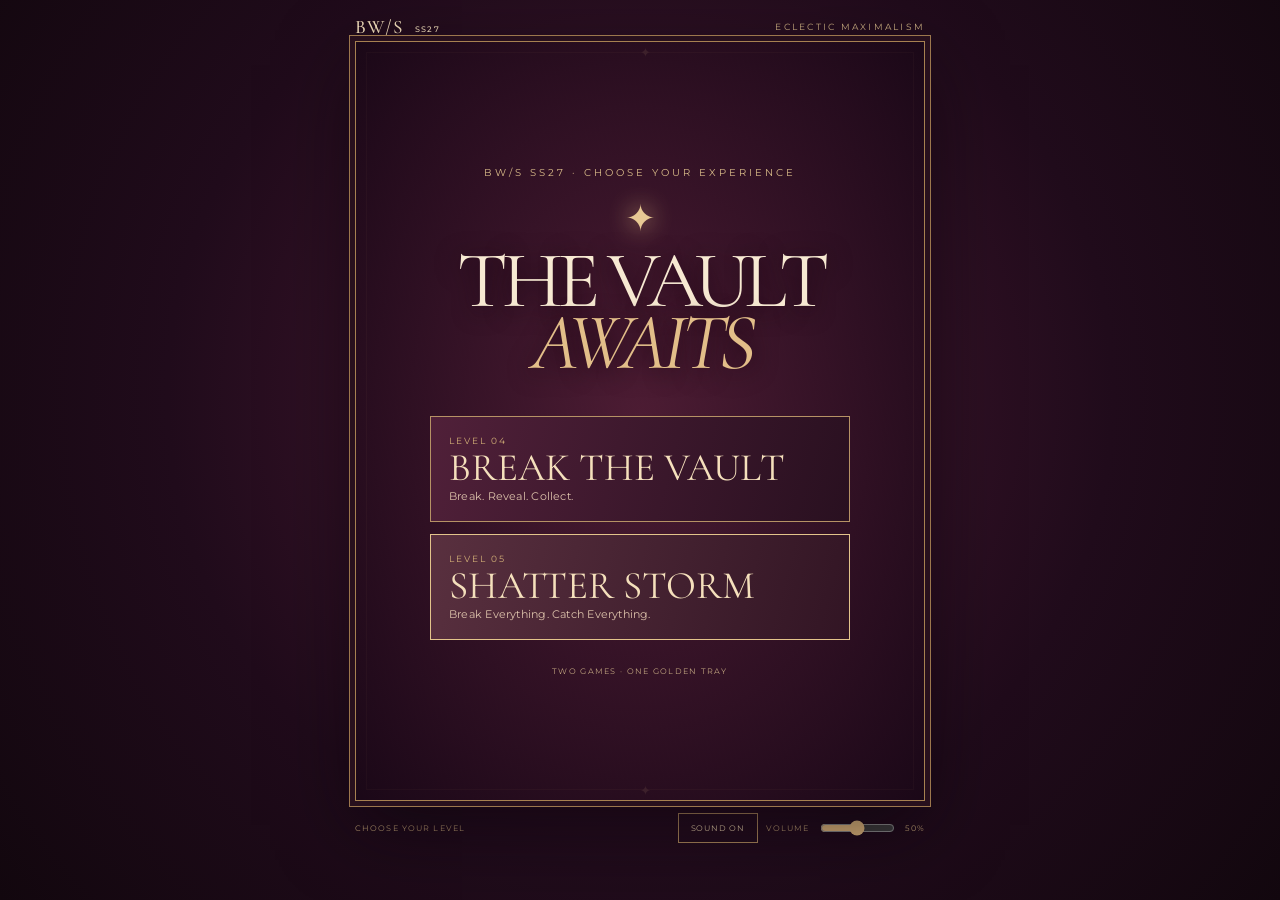
<file: modules/games/break-the-vault/index.html>
<!doctype html><html lang="en"><head><meta charset="UTF-8"/><meta name="viewport" content="width=device-width,initial-scale=1,viewport-fit=cover"/><title>BREAK THE VAULT — BW/S SS27</title>  <script type="module" crossorigin src="./assets/index-Dso0a7CE.js"></script>
  <link rel="stylesheet" crossorigin href="./assets/index-CEoouKrU.css">
</head><body><div id="root"></div></body></html>
</file>
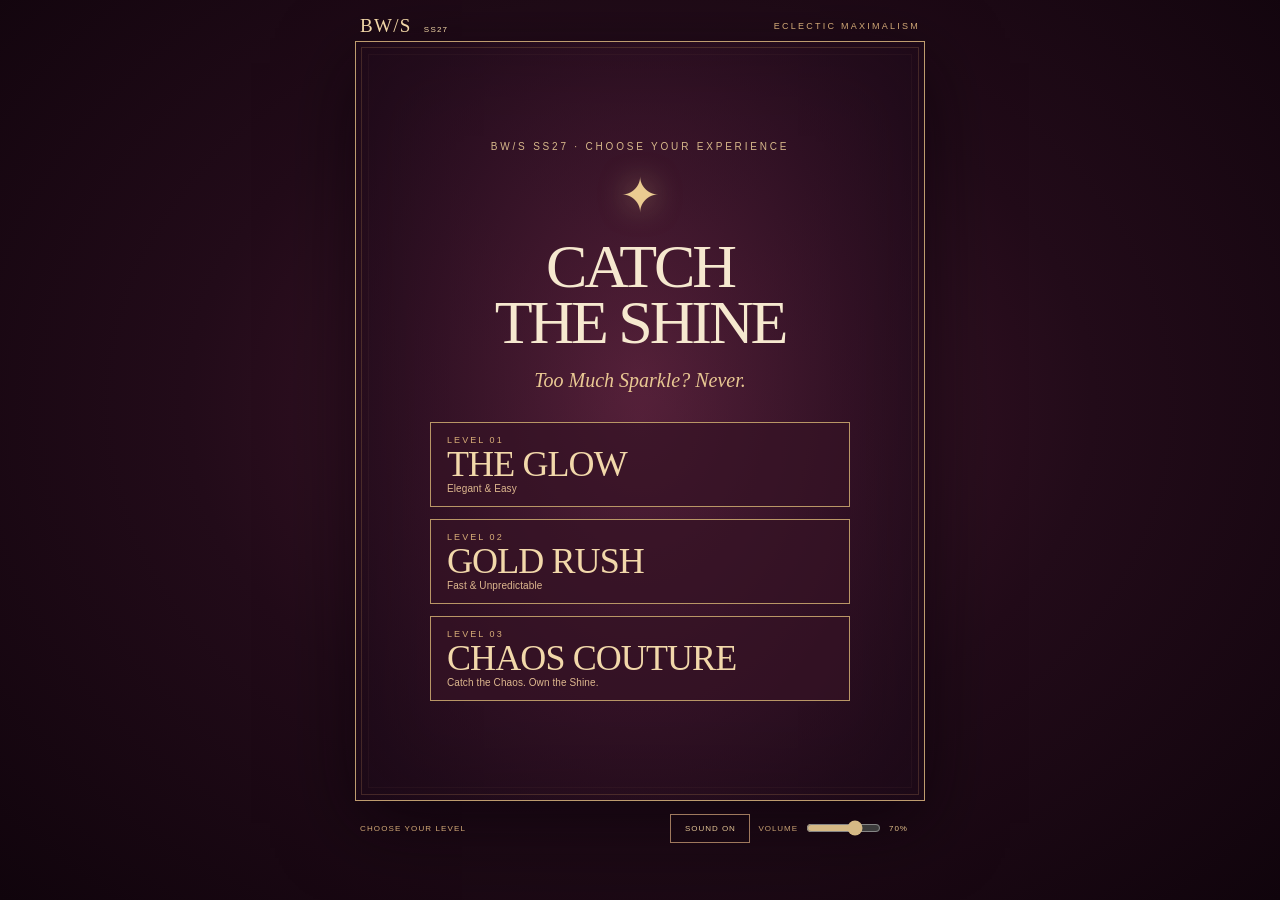
<file: modules/games/catch-the-shine/index.html>
<!doctype html>
<html lang="en">
  <head>
    <meta charset="UTF-8" />
    <meta name="viewport" content="width=device-width, initial-scale=1.0, viewport-fit=cover" />
    <meta name="theme-color" content="#210b17" />
    <link rel="icon" type="image/svg+xml" href="./favicon.svg" />
    <meta name="description" content="CATCH THE SHINE — a BW/S SS27 arcade experience." />
    <title>CATCH THE SHINE | BW/S</title>
    <script type="module" crossorigin src="./assets/index-C0VHf0GW.js"></script>
    <link rel="stylesheet" crossorigin href="./assets/index-CinBdbPC.css">
  </head>
  <body>
    <div id="root"></div>
  </body>
</html>
</file>
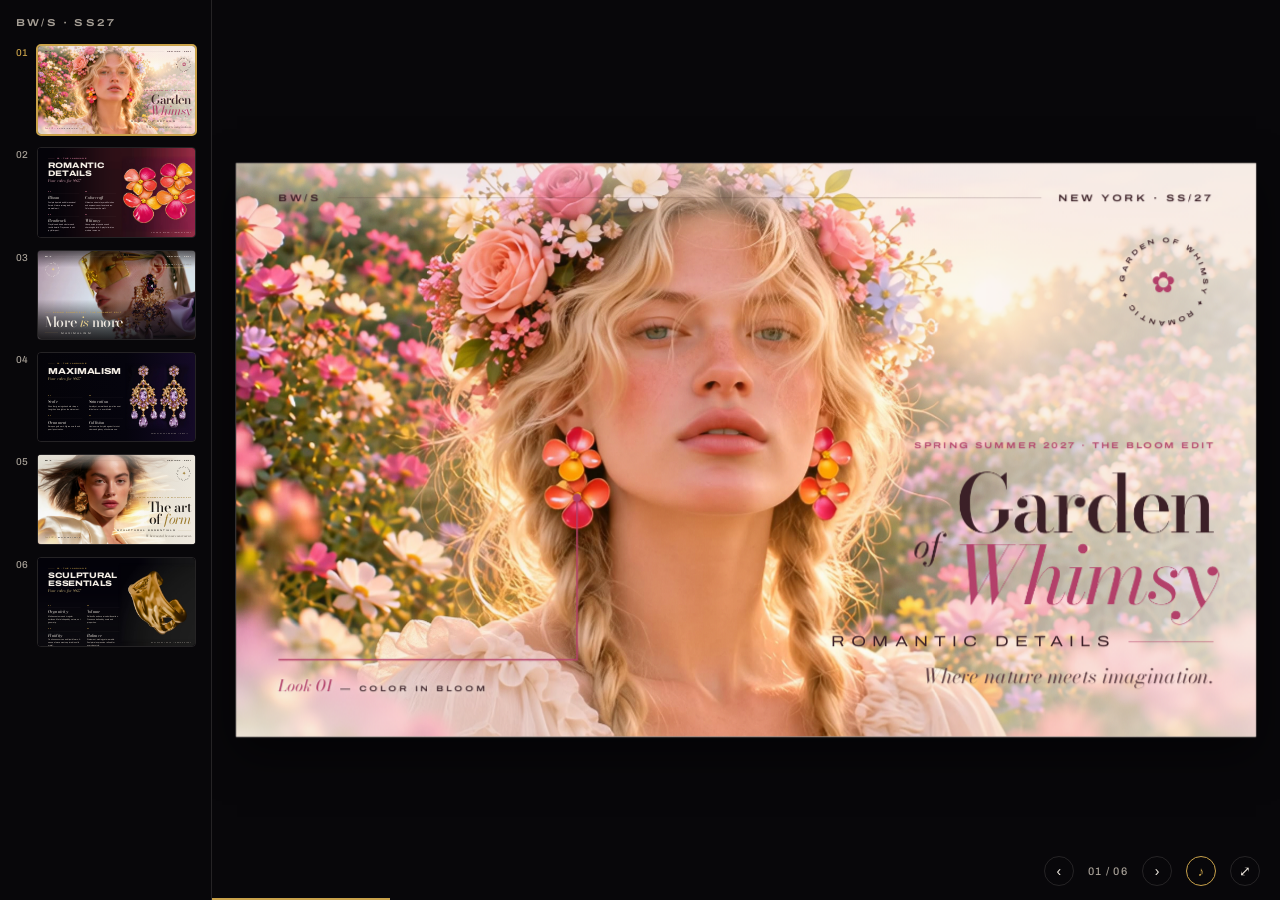
<file: modules/interactive-deck/deck/index.html>
<!doctype html>
<html lang="en">
<head>
<meta charset="utf-8">
<meta name="viewport" content="width=device-width, initial-scale=1">
<title>BW/S SS27 Deck</title>
<meta http-equiv="refresh" content="0; url=BWS_SS27_More_is_More_Model4Cover_v25.html">
<style>:root{color-scheme:dark}body{margin:0;background:#040309;color:#d8c9a3;font:14px/1.5 system-ui,sans-serif;display:grid;place-items:center;min-height:100vh}a{color:inherit}</style>
<script>location.replace('BWS_SS27_More_is_More_Model4Cover_v25.html');</script>
</head>
<body><p>Opening the deck… <a href="BWS_SS27_More_is_More_Model4Cover_v25.html">Open BW/S SS27 deck</a></p></body>
</html>
</file>
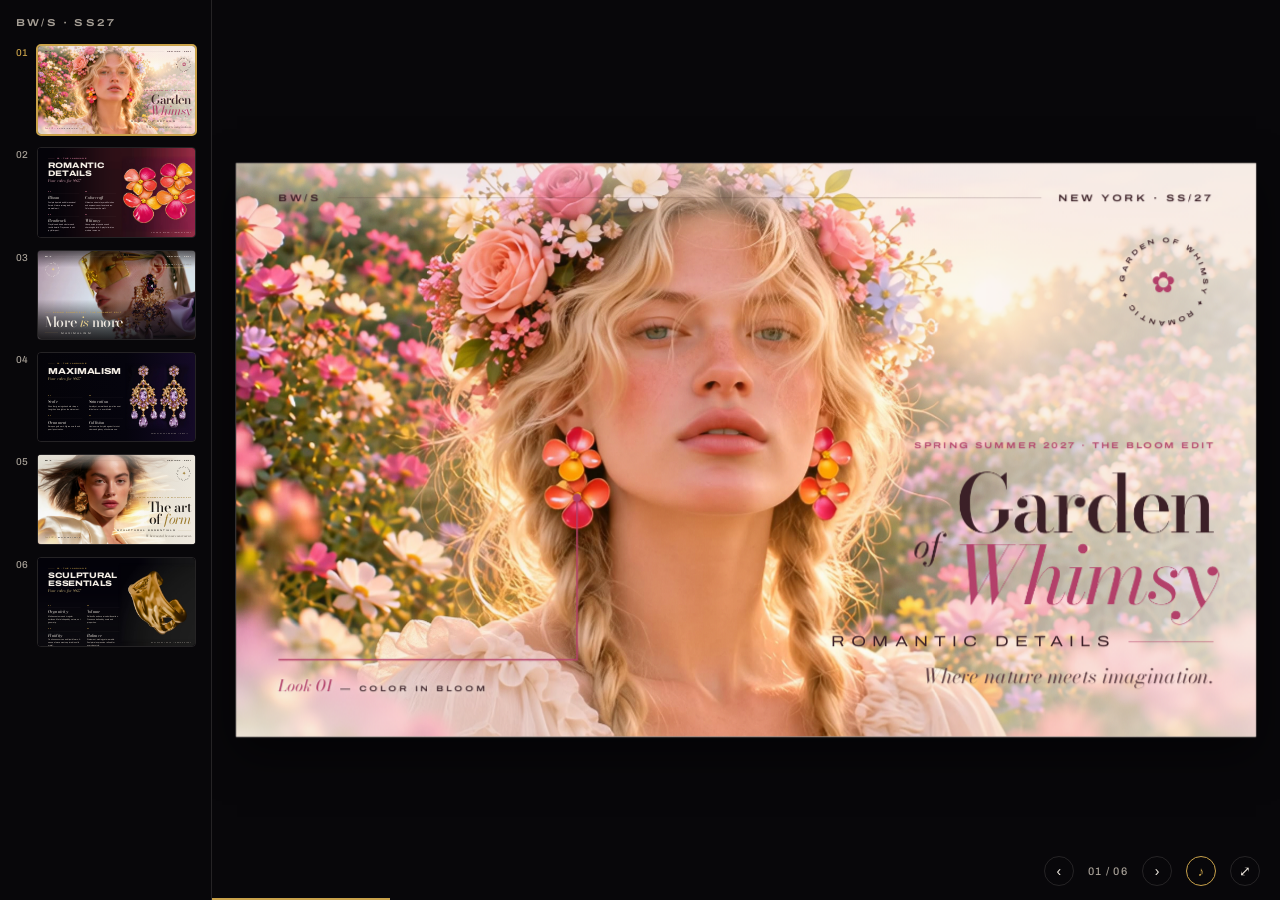
<file: modules/interactive-deck/deck/BWS_SS27_More_is_More_Model4Cover_v25.html>
<!doctype html>
<html lang="en">
<head>
<meta charset="utf-8">
<meta name="viewport" content="width=device-width, initial-scale=1">
<title>SS27 — v25 (Garden cover: of hairlines reinforced)</title>
<link rel="preconnect" href="https://fonts.googleapis.com">
<link rel="preconnect" href="https://fonts.gstatic.com" crossorigin>
<link href="https://fonts.googleapis.com/css2?family=Archivo:wdth,wght@62..125,100..900&family=Bodoni+Moda:ital,opsz,wght@0,6..96,400..900;1,6..96,400..900&display=swap" rel="stylesheet">
<style>
:root{
  --ink:#0b0a0c; --ink-2:#151317; --ivory:#f3ede4; --mute:#a69f96;
  --gold:#c9a24a; --gold-2:#e8cf8a; --amethyst:#6b3fa0; --amethyst-2:#a77bd6;
  --cobalt:#2340d6; --scarlet:#e23a2a; --amber:#f2a03a; --fuchsia:#e0218a; --emerald:#0f6b4a; --pearl:#ece6da;
  --serif:"Bodoni Moda", "Didot", serif;
  --sans:"Archivo", "Helvetica Neue", Arial, sans-serif;
  --ease:cubic-bezier(.19,1,.22,1);
  --chrome:#08070a; --chrome-line:rgba(243,237,228,.12);
}
*{box-sizing:border-box;margin:0;padding:0}
html,body{height:100%}
body{background:var(--chrome);color:var(--ivory);font-family:var(--sans);overflow:hidden;
  display:grid;grid-template-columns:212px 1fr;-webkit-font-smoothing:antialiased}

/* ---------- Sidebar previews ---------- */
.rail{height:100vh;overflow-y:auto;padding:16px 16px 24px;border-right:1px solid var(--chrome-line);
  display:flex;flex-direction:column;gap:14px;scrollbar-width:thin;scrollbar-color:#333 transparent}
.rail-head{font:600 10px/1 var(--sans);font-stretch:125%;letter-spacing:.22em;color:var(--mute);text-transform:uppercase;padding:2px 0 4px}
.thumb{display:flex;gap:8px;align-items:flex-start;background:none;border:0;color:inherit;cursor:pointer;text-align:left;font:inherit}
.thumb-num{font:500 10px/1 var(--sans);color:var(--mute);width:14px;padding-top:2px;flex:none}
.thumb-frame{position:relative;width:160px;aspect-ratio:16/9;overflow:hidden;border-radius:3px;
  outline:1px solid var(--chrome-line);transition:outline-color .25s, transform .25s var(--ease);background:var(--ink)}
.thumb-frame>.slide{position:absolute;left:0;top:0;transform-origin:0 0;transform:scale(calc(160/1920));opacity:1;visibility:visible;pointer-events:none}
.thumb:hover .thumb-frame{outline-color:rgba(243,237,228,.4)}
.thumb.on .thumb-frame{outline:2px solid var(--gold)}
.thumb.on .thumb-num{color:var(--gold)}
.thumb:focus-visible .thumb-frame{outline:2px solid var(--ivory)}

/* ---------- Stage ---------- */
.stage{position:relative;height:100vh;display:grid;place-items:center;overflow:hidden}
.canvas{position:absolute;left:50%;top:50%;width:1920px;height:1080px;transform-origin:center;box-shadow:0 30px 80px rgba(0,0,0,.55)}
.hud{position:absolute;right:20px;bottom:14px;display:flex;gap:14px;align-items:center;font:500 11px/1 var(--sans);color:var(--mute);letter-spacing:.12em}
.hud button{background:none;border:1px solid var(--chrome-line);color:var(--ivory);width:30px;height:30px;border-radius:50%;cursor:pointer;font-size:14px}
.hud button:hover{border-color:var(--gold);color:var(--gold)}
.hud #snd{font-size:13px}
.hud #snd.muted{color:var(--mute);text-decoration:line-through}
.hud #snd.hint{border-color:var(--gold);color:var(--gold);animation:sndHint 1.6s ease-in-out infinite}
@keyframes sndHint{50%{box-shadow:0 0 0 6px rgba(201,162,74,.25)}}
.progress{position:absolute;left:0;bottom:0;height:2px;background:var(--gold);transition:width .6s var(--ease)}
body.present{grid-template-columns:0 1fr}
body.present .rail{display:none}
body.present .stage{grid-column:1 / -1}
body.present .hud{opacity:0;transition:opacity .3s}
body.present .hud:hover{opacity:1}

/* ---------- Slides (1920x1080 canvas) ---------- */
.slide{position:absolute;inset:0;width:1920px;height:1080px;overflow:hidden;background:var(--ink);
  opacity:0;visibility:hidden;transition:opacity .7s ease, visibility 0s .7s}
.canvas>.slide.active{opacity:1;visibility:visible;transition:opacity .7s ease}
.slide video,.slide img.vid{position:absolute;inset:0;width:100%;height:100%;object-fit:cover;display:block}
.grain{position:absolute;inset:-50%;pointer-events:none;opacity:.12;mix-blend-mode:overlay;z-index:20;
  background-image:url("data:image/svg+xml,%3Csvg xmlns='http://www.w3.org/2000/svg' width='200' height='200'%3E%3Cfilter id='n'%3E%3CfeTurbulence type='fractalNoise' baseFrequency='.85' numOctaves='3' stitchTiles='stitch'/%3E%3C/filter%3E%3Crect width='100%25' height='100%25' filter='url(%23n)'/%3E%3C/svg%3E");
  animation:grain .9s steps(6) infinite}
@keyframes grain{0%{transform:translate(0,0)}20%{transform:translate(-3%,2%)}40%{transform:translate(2%,-3%)}60%{transform:translate(-2%,-1%)}80%{transform:translate(3%,3%)}100%{transform:translate(0,0)}}

.kicker{font:600 20px/1 var(--sans);font-stretch:125%;letter-spacing:.32em;text-transform:uppercase;color:var(--gold);display:flex;align-items:center;gap:22px}
.kicker::before{content:"";width:80px;height:1px;background:currentColor;transform-origin:left}
.serif{font-family:var(--serif)}
.wide{font-family:var(--sans);font-stretch:125%}
.body{font:400 27px/1.55 var(--sans);color:#d6cfc5;max-width:720px}
em{font-style:italic}
.gold{color:var(--gold-2)}

/* split-text pieces */
[data-split] .w{display:inline-block;overflow:hidden;padding:.06em .02em .14em;margin:-.06em -.02em -.14em;vertical-align:top}
[data-split] .c{display:inline-block;will-change:transform}

/* Generic motion — runs only on the active slide; final state = default styles (used by thumbnails) */
.active .rise .c{animation:rise 1.1s var(--ease) both;animation-delay:calc(var(--d,0s) + var(--i) * 45ms)}
/* start fully below the clip and transparent so no glyph tops peek out before the reveal */
@keyframes rise{from{transform:translateY(150%) rotate(6deg);filter:blur(6px);opacity:0}to{transform:none;filter:none;opacity:1}}
.active .rise-w .c{animation:rise 1s var(--ease) both;animation-delay:calc(var(--d,0s) + var(--i) * 70ms)}
.active .fade-up{animation:fadeUp 1.1s var(--ease) both;animation-delay:var(--d,0s)}
@keyframes fadeUp{from{opacity:0;transform:translateY(40px)}to{opacity:1;transform:none}}
.active .track{animation:track 1.6s var(--ease) both;animation-delay:var(--d,0s)}
@keyframes track{from{letter-spacing:1em;opacity:0;filter:blur(8px)}to{opacity:1;filter:none}}
.active .kicker::before{animation:drawX 1.2s var(--ease) both;animation-delay:var(--d,0s)}
.active .kicker span{animation:fadeIn 1s ease both;animation-delay:calc(var(--d,0s) + .3s)}
@keyframes drawX{from{transform:scaleX(0)}to{transform:scaleX(1)}}
@keyframes fadeIn{from{opacity:0}to{opacity:1}}
.active .reveal-up{animation:revealUp 1.5s var(--ease) both;animation-delay:var(--d,0s)}
@keyframes revealUp{from{clip-path:inset(100% 0 0 0)}to{clip-path:inset(0 0 0 0)}}
.active .reveal-down{animation:revealDown 1.5s var(--ease) both;animation-delay:var(--d,0s)}
@keyframes revealDown{from{clip-path:inset(0 0 100% 0)}to{clip-path:inset(0 0 0 0)}}
.active .zoom-in video{animation:zoomIn 3.2s var(--ease) both;animation-delay:var(--d,0s)}
@keyframes zoomIn{from{transform:scale(1.3)}to{transform:scale(1.04)}}

/* marquee */
.marquee{position:absolute;left:0;right:0;white-space:nowrap;overflow:hidden;pointer-events:none}
.marquee-in{display:inline-flex;animation:marq 40s linear infinite}
.marquee-in span{padding-right:.6em}
@keyframes marq{to{transform:translateX(-50%)}}
.outline{color:transparent;-webkit-text-stroke:1.5px rgba(243,237,228,.28)}

/* ================= 02 MORE IS MORE COVER — model 04: type wall → earring reveal → echo frames ================= */
/* earring centre in the frame (x, y): every earring-anchored move uses it */
.cover{--ex:72%;--ey:60%}
.cover .m4{position:absolute;inset:0;overflow:hidden;clip-path:circle(150% at var(--ex) var(--ey))}
.cover .m4 video,.cover .m4 img.vid{object-position:50% 50%}
.active.cover .m4{animation:m4Reveal 2.4s cubic-bezier(.65,0,.25,1) both;animation-delay:var(--d)}
@keyframes m4Reveal{from{clip-path:circle(0% at var(--ex) var(--ey))}to{clip-path:circle(150% at var(--ex) var(--ey))}}
/* camera: tight on the earring, rack focus, then pull back to the full frame */
.active.cover .m4 video{animation:m4Cam 3.6s cubic-bezier(.45,0,.25,1) both;animation-delay:var(--d)}
@keyframes m4Cam{
  0%{transform:scale(2);transform-origin:var(--ex) var(--ey);filter:blur(12px) brightness(.85)}
  35%{transform:scale(1.8);transform-origin:var(--ex) var(--ey);filter:none}
  100%{transform:scale(1);transform-origin:var(--ex) var(--ey);filter:none}}
.cover .m4::after{content:"";position:absolute;inset:0;mix-blend-mode:soft-light;
  background:linear-gradient(120deg,rgba(107,63,160,.55),transparent 55%)}

/* type wall: rows of MORE fill the black opening, then clear before the picture opens up (no type over the face) */
.cover .wall{position:absolute;inset:-40px 0;z-index:7;pointer-events:none;display:flex;flex-direction:column;justify-content:center;overflow:hidden;opacity:0}
.active.cover .wall{animation:wallIn 3.4s ease both}
@keyframes wallIn{0%{opacity:0}12%,32%{opacity:1}50%,100%{opacity:0}}
.cover .wall div{white-space:nowrap;font:800 236px/.86 var(--sans);font-stretch:125%;letter-spacing:-.01em;color:transparent;-webkit-text-stroke:2px var(--gold-2)}
.cover .wall div:nth-child(even){-webkit-text-stroke-color:var(--ivory)}
.cover .wall span{display:inline-block;animation:marq 26s linear infinite}
.cover .wall div:nth-child(even) span{animation-direction:reverse}
.active.cover .wall div{animation:rowIn 1.2s var(--ease) both;animation-delay:calc(var(--i) * 90ms)}
.active.cover .wall div:nth-child(even){animation-name:rowInR}
@keyframes rowIn{from{transform:translateX(-70%)}to{transform:none}}
@keyframes rowInR{from{transform:translateX(70%)}to{transform:none}}

/* echo frames: gold outlines pulse outward from the earring — one becomes many */
.cover .echo{position:absolute;inset:0;z-index:8;pointer-events:none}
.cover .echo i{position:absolute;left:var(--ex);top:var(--ey);width:520px;height:780px;margin:-390px 0 0 -260px;border:3px solid var(--gold-2);opacity:0}
.active.cover .echo i{animation:echo 2.2s cubic-bezier(.2,.7,.2,1) both;animation-delay:var(--d)}
@keyframes echo{0%{opacity:0;transform:scale(.35)}25%{opacity:1}100%{opacity:0;transform:scale(1.9)}}

.cover .shade{position:absolute;inset:0;z-index:9;pointer-events:none;
  background:linear-gradient(0deg,rgba(11,10,12,.92) 0%,rgba(11,10,12,.55) 24%,rgba(11,10,12,0) 46%),
             linear-gradient(180deg,rgba(11,10,12,.6) 0%,rgba(11,10,12,0) 18%)}
.cover .topbar{position:absolute;left:80px;right:80px;top:56px;z-index:10;display:flex;justify-content:space-between;align-items:center;
  font:600 18px/1 var(--sans);font-stretch:125%;letter-spacing:.3em;text-transform:uppercase}
.cover .topbar .line{flex:1;height:1px;background:rgba(243,237,228,.45);margin:0 32px;transform-origin:left}
.active.cover .topbar .line{animation:drawX 1.6s var(--ease) both .6s}

/* earring callout: rises from the earring top, turns right to the label */
.cover .callout{position:absolute;inset:0;z-index:10;pointer-events:none}
.cover .callout svg{position:absolute;inset:0;width:100%;height:100%;overflow:visible}
.cover .callout path{fill:none;stroke:var(--gold-2);stroke-width:3;stroke-dasharray:800;stroke-dashoffset:0}
.cover .callout circle{fill:var(--gold-2)}
.active.cover .callout path{animation:calloutDraw 1.2s var(--ease) both 5.6s}
.active.cover .callout circle{animation:fadeIn .5s ease both 5.5s}
@keyframes calloutDraw{from{stroke-dashoffset:800}to{stroke-dashoffset:0}}
.cover .callout b{position:absolute;right:80px;top:146px;font:600 15px/1 var(--sans);font-stretch:125%;letter-spacing:.36em;color:var(--ivory);text-transform:uppercase;text-shadow:0 0 18px rgba(0,0,0,.75),0 1px 3px rgba(0,0,0,.6)}
.cover .callout b em{font:italic 400 30px/1 var(--serif);letter-spacing:0;color:var(--gold-2);margin-right:14px;text-transform:none}

.cover .title-block{position:absolute;left:80px;bottom:84px;z-index:10}
.cover .title-block .kicker{margin-bottom:30px}
.cover h1{font:500 170px/.86 var(--serif);letter-spacing:-.035em;white-space:nowrap}
.cover h1 em{font-weight:400;color:var(--gold-2)}
.cover .sub{display:flex;align-items:center;gap:36px;margin-top:40px}
.cover .sub .wide{font-weight:300;font-size:30px;letter-spacing:.42em;text-transform:uppercase}
.cover .sub .rule{width:160px;height:1px;background:var(--gold);transform-origin:left}
.active.cover .sub .rule{animation:drawX 1.4s var(--ease) both 5.2s}
.badge{position:absolute;left:80px;top:130px;width:187px;height:187px;z-index:10}
.badge svg{width:100%;height:100%;animation:spin 22s linear infinite}
.badge text{font:600 15.5px var(--sans);font-stretch:125%;letter-spacing:.38em;fill:var(--ivory);text-transform:uppercase}
.badge .star{position:absolute;inset:0;display:grid;place-items:center;font:400 55px/1 var(--serif);color:var(--gold-2)}
@keyframes spin{to{transform:rotate(360deg)}}
.active .badge{animation:popIn 1.4s var(--ease) both;animation-delay:var(--d,0s)}
@keyframes popIn{from{opacity:0;transform:scale(.4) rotate(-90deg)}to{opacity:1;transform:none}}

/* ================= 01 GARDEN OF WHIMSY — season opener, Garden_Whimsy_Cover =================
   a rose petal outline draws itself around the earring, then the picture blooms open through a flower-shaped mask;
   petals drift across the frame, the sun flares, and the title settles on a cream veil at the right. */
@property --bloom{syntax:'<length>';inherits:false;initial-value:7000px}
.garden{--gx:642px;--gy:630px;--ink-g:#3a1f26;--rose:#b23f68;--rose-2:#d9688c;background:#f6ebe3;color:var(--ink-g)}
.garden .gw{position:absolute;inset:0;overflow:hidden;
  -webkit-mask:url("data:image/svg+xml,%3Csvg xmlns='http://www.w3.org/2000/svg' viewBox='-100 -100 200 200'%3E%3Cg%3E%3Cellipse cx='0' cy='-48' rx='34' ry='52'/%3E%3Cellipse cx='0' cy='-48' rx='34' ry='52' transform='rotate(72)'/%3E%3Cellipse cx='0' cy='-48' rx='34' ry='52' transform='rotate(144)'/%3E%3Cellipse cx='0' cy='-48' rx='34' ry='52' transform='rotate(216)'/%3E%3Cellipse cx='0' cy='-48' rx='34' ry='52' transform='rotate(288)'/%3E%3Ccircle r='30'/%3E%3C/g%3E%3C/svg%3E") no-repeat;
  mask:url("data:image/svg+xml,%3Csvg xmlns='http://www.w3.org/2000/svg' viewBox='-100 -100 200 200'%3E%3Cg%3E%3Cellipse cx='0' cy='-48' rx='34' ry='52'/%3E%3Cellipse cx='0' cy='-48' rx='34' ry='52' transform='rotate(72)'/%3E%3Cellipse cx='0' cy='-48' rx='34' ry='52' transform='rotate(144)'/%3E%3Cellipse cx='0' cy='-48' rx='34' ry='52' transform='rotate(216)'/%3E%3Cellipse cx='0' cy='-48' rx='34' ry='52' transform='rotate(288)'/%3E%3Ccircle r='30'/%3E%3C/g%3E%3C/svg%3E") no-repeat;
  -webkit-mask-size:var(--bloom) var(--bloom);mask-size:var(--bloom) var(--bloom);
  -webkit-mask-position:calc(var(--gx) - var(--bloom) / 2) calc(var(--gy) - var(--bloom) / 2);mask-position:calc(var(--gx) - var(--bloom) / 2) calc(var(--gy) - var(--bloom) / 2)}
.active.garden .gw{animation:bloomOpen 2.6s cubic-bezier(.7,0,.2,1) both 1.05s}
@keyframes bloomOpen{from{--bloom:0px}to{--bloom:7000px}}
/* camera: close and sun-washed on the earring, settling to the full frame */
.active.garden .gw video{animation:gwCam 4.2s cubic-bezier(.3,0,.15,1) both 1.05s}
@keyframes gwCam{from{transform:scale(1.35);transform-origin:var(--gx) var(--gy);filter:brightness(1.18) saturate(.55)}
  60%{filter:none}to{transform:none;transform-origin:var(--gx) var(--gy);filter:none}}
/* petal outline drawn on the blank page around the earring, then swept open by the bloom */
.garden .sketch{position:absolute;left:calc(var(--gx) - 150px);top:calc(var(--gy) - 150px);width:300px;height:300px;z-index:3;pointer-events:none;opacity:0}
.garden .sketch path{fill:none;stroke:var(--rose);stroke-width:1.6;stroke-dasharray:1 1;stroke-dashoffset:1}
.active.garden .sketch{animation:sketchLife 2.4s cubic-bezier(.5,0,.3,1) both .15s}
@keyframes sketchLife{0%{opacity:1;transform:rotate(-40deg) scale(.7)}45%{opacity:1;transform:rotate(0) scale(1)}100%{opacity:0;transform:rotate(25deg) scale(5)}}
.active.garden .sketch path{animation:leaderDrip 1.1s cubic-bezier(.55,0,.25,1) both;animation-delay:calc(.2s + var(--i) * 90ms)}
/* sun flare over the sunset, top right */
.garden .sun{position:absolute;left:1420px;top:250px;width:1100px;height:1100px;margin:-550px 0 0 -550px;z-index:3;pointer-events:none;mix-blend-mode:screen;
  background:radial-gradient(closest-side,rgba(255,226,170,.75),rgba(255,190,150,.28) 38%,rgba(255,180,160,0) 72%);opacity:.7}
.active.garden .sun{animation:sunIn 3s ease both 2s, sunBreath 6s ease-in-out infinite 5s}
@keyframes sunIn{from{opacity:0;transform:scale(.5)}to{opacity:.7;transform:none}}
@keyframes sunBreath{50%{opacity:.85;transform:scale(1.08)}}
/* drifting petals: each falls on its own path and sway; hidden in previews (default opacity 0) */
.garden .petals{position:absolute;inset:0;z-index:6;pointer-events:none;overflow:hidden}
.garden .petals i{position:absolute;left:var(--x);top:-60px;width:var(--s);height:calc(var(--s) * 1.35);opacity:0;
  border-radius:80% 0 80% 0;background:linear-gradient(135deg,var(--c1),var(--c2));filter:blur(var(--b,0px));box-shadow:inset -2px -3px 6px rgba(255,255,255,.35)}
.active.garden .petals i{animation:petalFall var(--t) linear infinite;animation-delay:var(--d)}
@keyframes petalFall{
  0%{opacity:0;transform:translate(0,0) rotate(0deg) rotateY(0deg)}
  8%{opacity:.95}
  25%{transform:translate(calc(var(--w) * 1),260px) rotate(90deg) rotateY(120deg)}
  50%{transform:translate(calc(var(--w) * -.4),560px) rotate(170deg) rotateY(240deg)}
  75%{transform:translate(calc(var(--w) * .8),860px) rotate(260deg) rotateY(330deg)}
  92%{opacity:.9}
  100%{opacity:0;transform:translate(calc(var(--w) * .2),1180px) rotate(340deg) rotateY(420deg)}}
/* cream veils: title side (right), look label (bottom left), topbar */
.garden .veil{position:absolute;inset:0;z-index:5;pointer-events:none;
  background:linear-gradient(270deg,rgba(248,238,230,.86) 0%,rgba(248,238,230,.6) 24%,rgba(248,238,230,0) 40%),
             linear-gradient(180deg,rgba(248,238,230,.6) 0%,rgba(248,238,230,0) 15%),
             radial-gradient(820px 240px at 0% 100%,rgba(248,238,230,.94) 0%,rgba(248,238,230,.62) 45%,rgba(248,238,230,0) 100%)}
.active.garden .veil{animation:fadeIn 1.6s ease both 2.6s}
.garden .topbar{position:absolute;left:80px;right:80px;top:56px;z-index:10;display:flex;justify-content:space-between;align-items:center;
  font:600 18px/1 var(--sans);font-stretch:125%;letter-spacing:.3em;text-transform:uppercase;color:var(--ink-g)}
.garden .topbar .line{flex:1;height:1px;background:rgba(58,31,38,.4);margin:0 32px;transform-origin:left}
.active.garden .topbar .line{animation:drawX 1.6s var(--ease) both .6s}
/* callout: a dot blooms on the earring, the line drips down to the shoulder line and turns left to the look label */
.garden .callout{position:absolute;inset:0;z-index:10;pointer-events:none}
.garden .callout svg{position:absolute;inset:0;width:100%;height:100%;overflow:visible}
.garden .callout path{fill:none;stroke:var(--rose);stroke-width:3;stroke-dasharray:1 1;stroke-dashoffset:0}
.garden .callout circle{fill:var(--rose);transform-box:fill-box;transform-origin:center}
.active.garden .callout circle{animation:dotPop .6s cubic-bezier(.34,1.56,.64,1) both 5s}
.active.garden .callout path{animation:leaderDrip 1.4s cubic-bezier(.55,0,.25,1) both 5.45s}
.garden .callout b{position:absolute;left:80px;top:968px;font:600 15px/1 var(--sans);font-stretch:125%;letter-spacing:.36em;text-transform:uppercase;color:var(--ink-g);
  text-shadow:0 0 14px rgba(248,238,230,.95),0 0 3px rgba(248,238,230,.85)}
.garden .callout b em{font:italic 500 30px/1 var(--serif);letter-spacing:0;color:var(--rose);margin-right:14px;text-transform:none}
.garden .title-block{position:absolute;right:80px;bottom:96px;z-index:10;text-align:right;display:flex;flex-direction:column;align-items:flex-end}
.garden .kicker{color:var(--rose);font-size:16px;letter-spacing:.26em;margin-right:-.26em;margin-bottom:34px}
.garden .kicker::before{display:none}
/* "Garden / of Whimsy" stacked narrow so it stays clear of the right earring and cheek (x < 1180) */
.garden h1{font:500 150px/.9 var(--serif);letter-spacing:-.035em;white-space:nowrap}
.garden h1 em{font-weight:400;color:var(--rose)}
/* the italic y of Whimsy swings below and right of the default split-text clip box: give this title more room */
.garden h1 [data-split] .w{padding:.06em .16em .34em;margin:-.06em -.16em -.34em}
.garden h1 small{font:italic 400 64px/1 var(--serif);letter-spacing:0;color:var(--ink-g);margin-right:.22em;vertical-align:.32em}
.garden .sub{display:flex;align-items:center;gap:36px;margin-top:42px}
.garden .sub .wide{font-weight:400;font-size:28px;letter-spacing:.42em;margin-right:-.42em;text-transform:uppercase}
.garden .sub .rule{width:160px;height:1px;background:var(--rose);transform-origin:right}
.active.garden .sub .rule{animation:drawX 1.4s var(--ease) both 4.6s}
.garden .tagline{font:italic 400 38px/1 var(--serif);color:#5a3a40;margin-top:30px}
.garden .badge{left:auto;right:80px;top:130px}
.garden .badge text{fill:var(--ink-g)}
.garden .badge .star{color:var(--rose)}
.garden .grain{opacity:.08}

/* ================= 02 STATEMENT ================= */
.statement .frame{position:absolute;left:120px;top:110px;width:780px;height:820px;overflow:hidden;background:#fff}
.statement .frame video{object-position:50% 40%}
.statement .edge{position:absolute;left:150px;top:140px;width:780px;height:820px;border:1px solid var(--gold);z-index:-0}
.active.statement .edge{animation:fadeIn 1.2s ease both .9s}
.statement .copy{position:absolute;left:1020px;top:150px;width:800px}
.statement h2{font:500 210px/.88 var(--serif);letter-spacing:-.035em;margin:48px 0 56px}
.statement h2 em{color:var(--gold-2);font-weight:400}
.statement .body{margin-bottom:44px}
.statement .meta{display:flex;gap:56px;font:600 15px/1.6 var(--sans);font-stretch:125%;letter-spacing:.25em;text-transform:uppercase;color:var(--mute)}
.statement .meta b{display:block;color:var(--ivory);font-weight:600}
.statement .marquee{bottom:30px;font:800 120px/1 var(--sans);font-stretch:125%;letter-spacing:.02em}
.statement .vcap{position:absolute;left:68px;top:110px;writing-mode:vertical-rl;transform:rotate(180deg);font:600 14px/1 var(--sans);font-stretch:125%;letter-spacing:.4em;color:var(--mute);text-transform:uppercase}

/* ================= 03 MAXIMALISM — FOUR CODES ================= */
/* matched to earring-4.mp4: near-black violet on the left warming to deep violet behind the clip (sampled from its frame) */
.codes{background:linear-gradient(90deg,#040308 0%,#05040d 55%,#140a26 96%)}
.codes .head{position:absolute;left:120px;top:110px}
.codes h2{font:800 104px/.9 var(--sans);font-stretch:125%;letter-spacing:-.02em;text-transform:uppercase;margin-top:36px}
.codes h2 + p{font:italic 400 46px/1.2 var(--serif);color:var(--gold-2);margin-top:20px}
.codes .grid{position:absolute;left:120px;top:500px;width:900px;display:grid;grid-template-columns:1fr 1fr;gap:56px 72px}
.codes .item .n{font:500 18px/1 var(--sans);font-stretch:125%;letter-spacing:.3em;color:var(--gold)}
.codes .item .ln{height:1px;background:rgba(243,237,228,.3);margin:18px 0 22px;transform-origin:left}
.codes .item h3{font:italic 500 50px/1 var(--serif);margin-bottom:12px}
.codes .item p{font:400 23px/1.5 var(--sans);color:#cbc3b8}
.active.codes .item .ln{animation:drawX 1.2s var(--ease) both;animation-delay:var(--d)}
/* earring-4: the slide background matches the clip, and feathered edges hide the square */
.codes .e4{position:absolute;right:70px;top:120px;width:800px;height:800px;
  -webkit-mask-image:linear-gradient(90deg,transparent,#000 9%,#000 91%,transparent),linear-gradient(180deg,transparent,#000 9%,#000 91%,transparent);-webkit-mask-composite:source-in;mask-image:linear-gradient(90deg,transparent,#000 9%,#000 91%,transparent),linear-gradient(180deg,transparent,#000 9%,#000 91%,transparent);mask-composite:intersect}
.codes .e4 video,.codes .e4 img.vid{object-fit:contain}
.active.codes .e4{animation:e4In 1.8s var(--ease) both .4s}
@keyframes e4In{from{opacity:0;transform:scale(1.12);filter:blur(10px)}to{opacity:1;transform:none;filter:none}}
.codes .portrait-cap{position:absolute;right:120px;top:960px;z-index:3;font:600 14px/1 var(--sans);font-stretch:125%;letter-spacing:.35em;color:var(--mute);text-transform:uppercase}

/* ================= 04 THE ART OF FORM — chapter cover, model 05 =================
   ivory columns lift off the clip like a cast being opened, then the title settles on the light streaks at the right. */
.form{--fx:516px;--fy:560px;--ink-t:#1a1612;--gold-d:#9c7a2c;background:#efe9df;color:var(--ink-t)}
.form .m5{position:absolute;inset:0;overflow:hidden}
.active.form .m5 video{animation:m5Sculpt 4.2s cubic-bezier(.3,0,.15,1) both .2s}
@keyframes m5Sculpt{from{transform:scale(1.14);filter:saturate(.2) brightness(1.08)}55%{filter:none}to{transform:none;filter:none}}
/* columns: final state = lifted away (thumbnails show the open picture) */
.form .cols{position:absolute;inset:0;z-index:2;display:grid;grid-template-columns:repeat(6,1fr);pointer-events:none}
.form .cols i{background:#efe9df;transform:translateY(-101%);box-shadow:inset -1px 0 0 rgba(156,122,44,.35)}
.form .cols i:nth-child(even){transform:translateY(101%)}
.active.form .cols i{animation:colUp 1.5s cubic-bezier(.76,0,.24,1) both;animation-delay:calc(.35s + var(--i) * 110ms)}
.active.form .cols i:nth-child(even){animation-name:colDown}
@keyframes colUp{from{transform:none}to{transform:translateY(-101%)}}
@keyframes colDown{from{transform:none}to{transform:translateY(101%)}}
/* legibility veil on the bright right side, ivory not black */
.form .veil{position:absolute;inset:0;z-index:4;pointer-events:none;
  background:linear-gradient(270deg,rgba(239,233,223,.82) 0%,rgba(239,233,223,.55) 26%,rgba(239,233,223,0) 46%),
             linear-gradient(180deg,rgba(239,233,223,.55) 0%,rgba(239,233,223,0) 16%),
             radial-gradient(760px 230px at 0% 100%,rgba(239,233,223,.92) 0%,rgba(239,233,223,.6) 45%,rgba(239,233,223,0) 100%)}
.active.form .veil{animation:fadeIn 1.6s ease both 2.6s}
.form .topbar{position:absolute;left:80px;right:80px;top:56px;z-index:10;display:flex;justify-content:space-between;align-items:center;
  font:600 18px/1 var(--sans);font-stretch:125%;letter-spacing:.3em;text-transform:uppercase;color:var(--ink-t)}
.form .topbar .line{flex:1;height:1px;background:rgba(26,22,18,.4);margin:0 32px;transform-origin:left}
.active.form .topbar .line{animation:drawX 1.6s var(--ease) both .6s}
/* callout: leaves the earring, drops to the satin shoulder, turns left to the look label */
.form .callout{position:absolute;inset:0;z-index:10;pointer-events:none}
.form .callout svg{position:absolute;inset:0;width:100%;height:100%;overflow:visible}
/* pathLength=1: the dash covers the whole leader, so nothing shows before the draw (v10 left a 100px stub on the blank opening) */
.form .callout path{fill:none;stroke:var(--gold-d);stroke-width:3;stroke-dasharray:1 1;stroke-dashoffset:0}
.form .callout circle{fill:var(--gold-d);transform-box:fill-box;transform-origin:center}
/* the dot appears on the earring first, then the line runs down from it and turns to the label */
.active.form .callout circle{animation:dotPop .6s cubic-bezier(.34,1.56,.64,1) both 5s}
@keyframes dotPop{from{opacity:0;transform:scale(0)}to{opacity:1;transform:none}}
.active.form .callout path{animation:leaderDrip 1.4s cubic-bezier(.55,0,.25,1) both 5.45s}
@keyframes leaderDrip{from{stroke-dashoffset:1}to{stroke-dashoffset:0}}
.form .callout b{position:absolute;left:80px;top:968px;font:600 15px/1 var(--sans);font-stretch:125%;letter-spacing:.36em;text-transform:uppercase;color:var(--ink-t);
  text-shadow:0 0 14px rgba(239,233,223,.9),0 0 3px rgba(239,233,223,.8)}
.form .callout b em{font:italic 500 30px/1 var(--serif);letter-spacing:0;color:#7a5c1c;margin-right:14px;text-transform:none}
.form .title-block{position:absolute;right:80px;bottom:96px;z-index:10;text-align:right;display:flex;flex-direction:column;align-items:flex-end}
/* kicker kept short and line-free so it never reaches the cheek / right earring */
.form .kicker{color:var(--gold-d);font-size:16px;letter-spacing:.26em;margin-right:-.26em;margin-bottom:34px}
.form .kicker::before{display:none}
.form h1{font:500 168px/.88 var(--serif);letter-spacing:-.035em;white-space:nowrap}
.form h1 em{font-weight:400;color:var(--gold-d)}
.form .sub{display:flex;align-items:center;gap:36px;margin-top:42px}
.form .sub .wide{font-weight:400;font-size:28px;letter-spacing:.42em;margin-right:-.42em;text-transform:uppercase}
.form .sub .rule{width:160px;height:1px;background:var(--gold-d);transform-origin:right}
.active.form .sub .rule{animation:drawX 1.4s var(--ease) both 4.6s}
.form .tagline{font:italic 400 38px/1 var(--serif);color:#4a4037;margin-top:30px}
.form .badge{left:auto;right:80px;top:130px}
.form .badge text{fill:var(--ink-t)}
.form .badge .star{color:var(--gold-d)}

/* ================= 05 SCULPTURAL ESSENTIALS — slide 3 format, vintage gold cuff =================
   vintage-gold-wide-8s.mp4 (10s source retimed to 8s) is 1080x1080 on a gradient from blue-black #04020a at the top-left
   to grey #1f1f1f at the right. It is shown at 950px (v13 864px +10%) and pushed to the right edge, vertically centred,
   to leave air between the copy and the cuff. The slide background (vintage-gold-wide-bg.png) continues the clip's
   own gradient: a Coons patch through the clip's four sampled edges, clamped outside the box, so all four edges
   meet a matching colour; a thin feather hides the last 8-bit step. */
.codes.sculpt{background:#04020a url(assets/vintage-gold-wide-bg-950.png) 0 0/100% 100% no-repeat}
.codes.sculpt h2{font-size:96px;line-height:.94}
.codes.sculpt .grid{top:560px;width:860px}
.codes .vg{position:absolute;right:0;top:65px;width:950px;height:950px;
  -webkit-mask-image:linear-gradient(90deg,transparent,#000 4%,#000 96%,transparent),linear-gradient(180deg,transparent,#000 4%,#000 96%,transparent);-webkit-mask-composite:source-in;
  mask-image:linear-gradient(90deg,transparent,#000 4%,#000 96%,transparent),linear-gradient(180deg,transparent,#000 4%,#000 96%,transparent);mask-composite:intersect}
.codes .vg video,.codes .vg img.vid{object-fit:cover}
.active.codes .vg{animation:vgIn 2s var(--ease) both .3s}
@keyframes vgIn{from{opacity:0;filter:blur(10px) brightness(.6)}to{opacity:1;filter:none}}
.active.codes .vg video{animation:vgDrift 2.4s var(--ease) both .3s}
@keyframes vgDrift{from{transform:scale(1.1) translateX(40px)}to{transform:none}}
.codes.sculpt .portrait-cap{right:80px;top:1010px}

/* ================= 02 ROMANTIC DETAILS — Garden of Whimsy four codes, Earrings_Flower =================
   earrings-flower.mp4 = Earrings_Flower.mp4 with the empty raspberry strip on the right cropped off (1280→1152 wide, all 121 frames).
   v19: +20% — earrings-flower-120.mp4 (cropped 1280→1072 wide) shown at 1251x840 (≈78% of a full frame), flush right, vertically centred;
   earrings sit at x≈1000–1880, the copy grid narrowed to 820px to keep clear of them. The clip carries no audio track.
   v23: clip swapped to Earrings_Beads.mp4 (2160² square, 97 frames, 4.04s) → earrings-beads.mp4 at 1080², shown 920x920 at (1000,92), flush right.
   Same earring size and placement as v19 (earrings ≈ x 1020–1904, y 178–902); left feather 2% because the petals reach 2.2% of the frame.
   Background earrings-beads-bg.png rebuilt from this clip’s edges, still ending at #040309 on the left.
   The background (earrings-flower-bg.png) continues the clip: Coons patch through its four time-averaged edges inside the box,
   clamped above/below, and eased out to #040309 at the left edge. Accents switch from gold to blush rose. */
.codes.romantic{--gold:#e98aa8;--gold-2:#f7bccc;background:#040309 url(assets/earrings-beads-bg.png) 0 0/100% 100% no-repeat}
.codes.romantic h2{font-size:96px;line-height:.94}
.codes.romantic .grid{top:515px;width:820px;row-gap:44px;column-gap:64px}
.codes.romantic .item p{color:#d9cdd0}
.codes .ef{position:absolute;left:1000px;top:92px;width:920px;height:920px;
  -webkit-mask-image:linear-gradient(90deg,transparent,#000 2%),linear-gradient(180deg,transparent,#000 5%,#000 95%,transparent);-webkit-mask-composite:source-in;
  mask-image:linear-gradient(90deg,transparent,#000 2%),linear-gradient(180deg,transparent,#000 5%,#000 95%,transparent);mask-composite:intersect}
.codes .ef video,.codes .ef img.vid{object-fit:cover}
.active.codes .ef{animation:efIn 2s var(--ease) both .3s}
@keyframes efIn{from{opacity:0;filter:blur(10px) brightness(.6)}to{opacity:1;filter:none}}
.active.codes .ef video{animation:efBloom 2.4s var(--ease) both .3s}
@keyframes efBloom{from{transform:scale(1.12) rotate(-3deg);transform-origin:50% 49%}to{transform:none;transform-origin:50% 49%}}
.codes.romantic .portrait-cap{right:80px;top:1010px;color:rgba(247,214,222,.75)}

/* ================= 04 PALETTE ================= */
.palette .bg video{filter:blur(40px) brightness(.2) saturate(1.4);transform:scale(1.2)}
.palette .bg{position:absolute;inset:0}
.palette .hero{position:absolute;left:120px;top:250px;width:640px;height:720px;overflow:hidden;background:#fff}
.palette .head{position:absolute;left:120px;top:100px}
.palette h2{font:500 104px/1 var(--serif);letter-spacing:-.03em;margin-top:28px}
.palette h2 em{color:var(--gold-2)}
.palette .sw{position:absolute;left:860px;right:120px;top:250px;height:720px;display:grid;grid-template-columns:repeat(7,minmax(0,1fr));gap:14px}
.palette .bar{position:relative;background:var(--c);transform-origin:bottom;display:flex;flex-direction:column;justify-content:flex-end;padding:22px 18px;
  box-shadow:inset 0 0 0 1px rgba(255,255,255,.08)}
.palette .bar:nth-child(odd){margin-top:80px}
.palette .bar b{font:italic 500 27px/1.05 var(--serif);color:var(--t,#fff)}
.palette .bar small{display:block;font:600 13px/1.6 var(--sans);font-stretch:125%;letter-spacing:.2em;color:var(--t,#fff);opacity:.75;margin-top:10px;text-transform:uppercase}
.active.palette .bar{animation:barUp 1.3s var(--ease) both;animation-delay:calc(.4s + var(--i) * 90ms)}
@keyframes barUp{from{transform:scaleY(0)}to{transform:scaleY(1)}}
.active.palette .bar b,.active.palette .bar small{animation:fadeIn .8s ease both;animation-delay:calc(1.1s + var(--i) * 90ms)}
.palette .legend{position:absolute;left:860px;top:150px;width:940px;display:flex;justify-content:space-between;font:600 16px/1 var(--sans);font-stretch:125%;letter-spacing:.3em;color:var(--mute);text-transform:uppercase}

/* ================= 05 HERO PIECE ================= */
.piece .copy{position:absolute;left:120px;top:110px;width:640px}
.piece h2{font:500 124px/.92 var(--serif);letter-spacing:-.035em;margin:40px 0 30px}
.piece h2 em{color:var(--gold-2)}
.piece ul{list-style:none;margin-top:40px;border-top:1px solid rgba(243,237,228,.2)}
.piece li{display:grid;grid-template-columns:170px 1fr;padding:22px 0;border-bottom:1px solid rgba(243,237,228,.2);font:400 25px/1.4 var(--sans);color:#d6cfc5}
.piece li span{font:600 15px/1.9 var(--sans);font-stretch:125%;letter-spacing:.28em;color:var(--gold);text-transform:uppercase}
.piece .a{position:absolute;left:840px;top:110px;width:560px;height:860px;overflow:hidden;background:#fff;z-index:2}
.piece .b{position:absolute;left:1340px;top:500px;width:480px;height:430px;overflow:hidden;background:#fff;z-index:3;box-shadow:0 40px 80px rgba(0,0,0,.5)}
.piece .ring{position:absolute;left:1280px;top:60px;width:560px;height:560px;z-index:1}
.piece .ring svg{width:100%;height:100%}
.piece .ring circle{fill:none;stroke:var(--gold);stroke-width:1.2;stroke-dasharray:1700}
.active.piece .ring circle{animation:dash 2.6s var(--ease) both .5s}
@keyframes dash{from{stroke-dashoffset:1700}to{stroke-dashoffset:0}}
.piece .ring .orbit{transform-origin:280px 280px;animation:spin 14s linear infinite}
.piece .ring .orbit circle{fill:var(--gold-2);stroke:none}
.piece .label{position:absolute;z-index:4;font:600 14px/1 var(--sans);font-stretch:125%;letter-spacing:.32em;color:var(--ivory);text-transform:uppercase;display:flex;align-items:center;gap:14px}
.piece .label::before{content:"";width:60px;height:1px;background:var(--gold-2)}
.piece .l1{left:840px;top:1000px}
.piece .l2{left:1340px;top:960px}

/* ================= 06 CLOSING ================= */
.closing .col{position:absolute;top:0;width:640px;height:1080px;overflow:hidden}
.closing .c1{left:0}.closing .c2{left:640px}.closing .c3{left:1280px}
.closing .col video{object-position:50% 45%}
.closing .col::after{content:"";position:absolute;inset:0;mix-blend-mode:multiply}
.closing .c1::after{background:var(--amethyst-2)}
.closing .c3::after{background:var(--gold)}
.closing .veil{position:absolute;inset:0;background:radial-gradient(900px 520px at 50% 52%,rgba(11,10,12,.86),rgba(11,10,12,.45) 70%,rgba(11,10,12,.25));z-index:5}
.closing .center{position:absolute;inset:0;z-index:6;display:flex;flex-direction:column;align-items:center;justify-content:center;text-align:center}
.closing h2{font:500 260px/.85 var(--serif);letter-spacing:-.04em;margin:44px 0 48px;white-space:nowrap}
.closing h2 em{color:var(--gold-2);font-weight:400}
.closing .kicker::after{content:"";width:80px;height:1px;background:currentColor;transform-origin:right}
.active.closing .kicker::after{animation:drawX 1.2s var(--ease) both}
.closing .sig{font:300 26px/1 var(--sans);font-stretch:125%;letter-spacing:.5em;text-transform:uppercase}
.closing .sig b{font-weight:700}

/* cover hold (slides with data-hold): every running motion stops on the settled frame */
.slide.frozen *,.slide.frozen *::before,.slide.frozen *::after{animation-play-state:paused!important}
/* ...except the rotating badge, which keeps turning over the held frame */
.slide.frozen .badge svg{animation-play-state:running!important}

/* slide footer */
.foot{position:absolute;left:120px;right:120px;bottom:46px;display:flex;justify-content:space-between;z-index:15;
  font:600 13px/1 var(--sans);font-stretch:125%;letter-spacing:.32em;text-transform:uppercase;color:rgba(243,237,228,.5)}

/* Thumbnails: no motion, show final state */
.thumb-frame .slide *,.thumb-frame .slide *::before,.thumb-frame .slide *::after{animation:none!important;transition:none!important}

@media (max-width:760px){
  body{grid-template-columns:1fr;grid-template-rows:auto 1fr}
  .rail{height:auto;flex-direction:row;overflow-x:auto;overflow-y:hidden;border-right:0;border-bottom:1px solid var(--chrome-line);padding:12px 16px}
  .rail-head{display:none}
  .thumb-frame{width:120px}
  .thumb-frame>.slide{transform:scale(calc(120/1920))}
  .stage{height:auto}
}
@media (prefers-reduced-motion:reduce){
  .slide *,.slide *::before,.slide *::after{animation-duration:.01ms!important;animation-iteration-count:1!important}
}
/* display-size Bodoni: pin a mid optical size so hairlines survive the scaled-down canvas.
   Kept last: the `font` shorthands above reset both properties. */
.cover h1,.cover .tag b,.statement h2,.codes h2 + p,.palette h2,.piece h2,.closing h2,.form h1,.form .tagline,.garden h1,.garden h1 small,.garden .tagline{font-optical-sizing:none;font-variation-settings:"opsz" 30}
/* the small italic "of" (64px) loses the f crossbar hairline at slide scale: a lower optical size thickens its hairlines slightly */
.garden h1 small{font-variation-settings:"opsz" 16}
</style>
</head>
<body>

<nav class="rail" id="rail" aria-label="Slides"><div class="rail-head">BW/S · SS27</div></nav>

<main class="stage" id="stage">
  <div class="canvas" id="canvas">

    <!-- 01 GARDEN OF WHIMSY — season opener -->
    <section class="slide garden" data-title="Garden of Whimsy" data-hold="10.5" data-sound="bloom">
      <div class="gw"><video data-start="0.42" src="assets/garden-whimsy.mp4" poster="assets/garden-whimsy.jpg" muted loop playsinline preload="auto"></video></div>
      <div class="sketch" aria-hidden="true">
        <svg viewBox="-100 -100 200 200"><g>
          <path pathLength="1" style="--i:0" d="M0 -4 C-30 -20 -36 -86 0 -100 C36 -86 30 -20 0 -4Z"/>
          <path pathLength="1" style="--i:1" transform="rotate(72)" d="M0 -4 C-30 -20 -36 -86 0 -100 C36 -86 30 -20 0 -4Z"/>
          <path pathLength="1" style="--i:2" transform="rotate(144)" d="M0 -4 C-30 -20 -36 -86 0 -100 C36 -86 30 -20 0 -4Z"/>
          <path pathLength="1" style="--i:3" transform="rotate(216)" d="M0 -4 C-30 -20 -36 -86 0 -100 C36 -86 30 -20 0 -4Z"/>
          <path pathLength="1" style="--i:4" transform="rotate(288)" d="M0 -4 C-30 -20 -36 -86 0 -100 C36 -86 30 -20 0 -4Z"/>
          <path pathLength="1" style="--i:5" d="M0 -16 A16 16 0 1 1 0 16 A16 16 0 1 1 0 -16Z"/>
        </g></svg>
      </div>
      <div class="sun"></div>
      <div class="veil"></div>
      <div class="petals" aria-hidden="true">
        <i style="--x:4%;--s:22px;--w:60px;--t:9s;--d:1.6s;--c1:#ffd0dc;--c2:#f08aa8"></i>
        <i style="--x:14%;--s:16px;--w:-40px;--t:11s;--d:2.4s;--c1:#fff3ea;--c2:#f6c2b0;--b:1px"></i>
        <i style="--x:23%;--s:28px;--w:80px;--t:8s;--d:3.3s;--c1:#ffb9c9;--c2:#e0577f;--b:2px"></i>
        <i style="--x:33%;--s:18px;--w:-70px;--t:10s;--d:1.9s;--c1:#ffe2c4;--c2:#f6a26c"></i>
        <i style="--x:52%;--s:24px;--w:-60px;--t:9.5s;--d:2.9s;--c1:#ffc6d4;--c2:#ea6f93"></i>
        <i style="--x:61%;--s:20px;--w:90px;--t:10.5s;--d:1.4s;--c1:#ffe9d6;--c2:#f3b28a"></i>
        <i style="--x:69%;--s:32px;--w:-50px;--t:8.5s;--d:3.7s;--c1:#ffcbd8;--c2:#d84f78;--b:3px"></i>
        <i style="--x:77%;--s:17px;--w:70px;--t:11.5s;--d:2.1s;--c1:#fff;--c2:#f0c3cf"></i>
        <i style="--x:85%;--s:23px;--w:-80px;--t:9s;--d:4.6s;--c1:#ffd9c2;--c2:#f2946a;--b:1px"></i>
        <i style="--x:92%;--s:19px;--w:40px;--t:10s;--d:2.7s;--c1:#ffc0d0;--c2:#e66a90"></i>
        <i style="--x:97%;--s:26px;--w:-90px;--t:12.5s;--d:5.2s;--c1:#fff1e6;--c2:#f5b6a0;--b:2px"></i>
      </div>
      <div class="callout">
        <svg viewBox="0 0 1920 1080" aria-hidden="true"><circle cx="642" cy="630" r="8"/><path d="M642 630 V935 H80" pathLength="1"/></svg>
        <b class="fade-up" style="--d:6.4s"><em>Look 01</em>— Color in Bloom</b>
      </div>
      <div class="topbar"><span class="fade-up" style="--d:.4s">BW/S</span><span class="line"></span><span class="fade-up" style="--d:.6s">New York · SS/27</span></div>
      <div class="badge" style="--d:5.6s">
        <svg viewBox="0 0 220 220" aria-hidden="true"><defs><path id="circ1" d="M110,110 m-86,0 a86,86 0 1,1 172,0 a86,86 0 1,1 -172,0"/></defs>
          <text><textPath href="#circ1">Garden of Whimsy ✦ Romantic ✦ SS27 ✦ </textPath></text></svg>
        <div class="star">✿</div>
      </div>
      <div class="title-block">
        <div class="kicker" style="--d:3.4s"><span>Spring Summer 2027 · The Bloom Edit</span></div>
        <h1 aria-label="Garden of Whimsy"><span class="rise" data-split="chars" style="--d:3.6s">Garden</span><br><small class="rise" data-split="chars" style="--d:3.85s">of</small><em class="rise" data-split="chars" style="--d:4s">Whimsy</em></h1>
        <div class="sub"><span class="wide track" style="--d:4.8s">Romantic Details</span><span class="rule"></span></div>
        <p class="tagline fade-up" style="--d:5.3s">Where nature meets imagination.</p>
      </div>
      <div class="grain"></div>
    </section>

    <!-- 02 ROMANTIC DETAILS — four codes for Garden of Whimsy -->
    <section class="slide codes romantic" data-title="Romantic Details — Four Codes">
      <div class="ef"><video src="assets/earrings-beads.mp4" poster="assets/earrings-beads.jpg" muted loop playsinline preload="auto"></video></div>
      <div class="head">
        <div class="kicker" style="--d:.2s"><span>02 · The Language</span></div>
        <h2 aria-label="Romantic Details"><span class="rise" data-split="chars" style="--d:.3s">Romantic</span><br><span class="rise" data-split="chars" style="--d:.5s">Details</span></h2>
        <p class="fade-up" style="--d:1s">Four codes for SS27</p>
      </div>
      <div class="grid">
        <div class="item fade-up" style="--d:1.1s"><div class="n">01</div><div class="ln" style="--d:1.2s"></div><h3>Bloom</h3><p>Sculpted petals and dimensional florals. Nature reimagined as wearable art.</p></div>
        <div class="item fade-up" style="--d:1.25s"><div class="n">02</div><div class="ln" style="--d:1.35s"></div><h3>Colorcraft</h3><p>Vibrant contrasts, layered finishes and expressive surface textures. Color becomes the craft.</p></div>
        <div class="item fade-up" style="--d:1.4s"><div class="n">03</div><div class="ln" style="--d:1.5s"></div><h3>Beadwork</h3><p>Playful seed-bead clusters and tactile details. Tiny accents with joyful impact.</p></div>
        <div class="item fade-up" style="--d:1.55s"><div class="n">04</div><div class="ln" style="--d:1.65s"></div><h3>Whimsy</h3><p>Unexpected proportions and charming details. A playful twist on modern romance.</p></div>
      </div>
      <div class="portrait-cap fade-up" style="--d:1.7s">Color in Bloom — Jewelry Study</div>
      <div class="grain"></div>
    </section>

    <!-- 03 MORE IS MORE — cover -->
    <section class="slide cover" data-title="More is More" data-hold="11.2" data-sound="more">
      <div class="m4" style="--d:1.2s"><video data-start="1.2" src="assets/model-4-hd-skin-loop.mp4" poster="assets/model-4-hd-skin.jpg" muted loop playsinline preload="auto"></video></div>
      <div class="wall" aria-hidden="true">
        <div style="--i:0"><span>MORE MORE MORE MORE MORE MORE MORE MORE MORE MORE MORE MORE&nbsp;</span></div>
        <div style="--i:1"><span>MORE MORE MORE MORE MORE MORE MORE MORE MORE MORE MORE MORE&nbsp;</span></div>
        <div style="--i:2"><span>MORE MORE MORE MORE MORE MORE MORE MORE MORE MORE MORE MORE&nbsp;</span></div>
        <div style="--i:3"><span>MORE MORE MORE MORE MORE MORE MORE MORE MORE MORE MORE MORE&nbsp;</span></div>
        <div style="--i:4"><span>MORE MORE MORE MORE MORE MORE MORE MORE MORE MORE MORE MORE&nbsp;</span></div>
      </div>
      <div class="echo" aria-hidden="true"><i style="--d:2.4s"></i><i style="--d:2.65s"></i><i style="--d:2.9s"></i><i style="--d:3.15s"></i></div>
      <div class="shade"></div>
      <div class="callout">
        <svg viewBox="0 0 1920 1080" aria-hidden="true"><circle cx="1405" cy="300" r="8"/><path d="M1405 300 V200 H1840"/></svg>
        <b class="fade-up" style="--d:6.2s"><em>Look 02</em>Amethyst Chandelier</b>
      </div>
      <div class="topbar"><span class="fade-up" style="--d:.4s">BW/S</span><span class="line"></span><span class="fade-up" style="--d:.6s">New York · SS/27</span></div>
      <div class="badge" style="--d:6.4s">
        <svg viewBox="0 0 220 220" aria-hidden="true"><defs><path id="circ" d="M110,110 m-86,0 a86,86 0 1,1 172,0 a86,86 0 1,1 -172,0"/></defs>
          <text><textPath href="#circ">More is more ✦ Maximalism ✦ SS27 ✦ </textPath></text></svg>
        <div class="star">✦</div>
      </div>
      <div class="title-block">
        <div class="kicker" style="--d:4.4s"><span>Spring Summer 2027 · The Ornament Edit</span></div>
        <h1 aria-label="More is more"><span class="rise" data-split="chars" style="--d:4.6s">More</span> <em class="rise" data-split="chars" style="--d:4.9s">is</em> <span class="rise" data-split="chars" style="--d:5.05s">more</span></h1>
        <div class="sub"><span class="rule"></span><span class="wide track" style="--d:5.4s">Maximalism</span></div>
      </div>
      <div class="grain"></div>
    </section>

    <!-- 04 MAXIMALISM — four codes -->
    <section class="slide codes" data-title="Maximalism — Four Codes">
      <div class="head">
        <div class="kicker" style="--d:.2s"><span>02 · The Language</span></div>
        <h2 class="rise" data-split="chars" style="--d:.3s">Maximalism</h2>
        <p class="fade-up" style="--d:.9s">Four codes for SS27</p>
      </div>
      <div class="grid">
        <div class="item fade-up" style="--d:1s"><div class="n">01</div><div class="ln" style="--d:1.1s"></div><h3>Scale</h3><p>Shoulder-grazing chandelier drops. Length and weight as the statement.</p></div>
        <div class="item fade-up" style="--d:1.15s"><div class="n">02</div><div class="ln" style="--d:1.25s"></div><h3>Saturation</h3><p>Amethyst, emerald and jewel tones at full volume — never diluted.</p></div>
        <div class="item fade-up" style="--d:1.3s"><div class="n">03</div><div class="ln" style="--d:1.4s"></div><h3>Ornament</h3><p>Baroque goldwork, filigree scrolls and pearl punctuation.</p></div>
        <div class="item fade-up" style="--d:1.45s"><div class="n">04</div><div class="ln" style="--d:1.55s"></div><h3>Collision</h3><p>Heirloom craft styled against futurist visors and glossy silk charmeuse.</p></div>
      </div>
      <div class="e4"><video src="assets/earring-4.mp4" poster="assets/earring-4.jpg" muted loop playsinline preload="auto"></video></div>
      <div class="portrait-cap fade-up" style="--d:1.6s">Amethyst Chandelier — Detail</div>
      <div class="grain"></div>
    </section>

    <!-- 05 THE ART OF FORM — chapter cover -->
    <section class="slide form" data-title="The Art of Form" data-hold="10.5" data-sound="form">
      <div class="m5"><video src="assets/model-5-fast.mp4" poster="assets/model-5-fast.jpg" muted loop playsinline preload="auto"></video></div>
      <div class="cols" aria-hidden="true"><i style="--i:0"></i><i style="--i:1"></i><i style="--i:2"></i><i style="--i:3"></i><i style="--i:4"></i><i style="--i:5"></i></div>
      <div class="veil"></div>
      <div class="callout">
        <svg viewBox="0 0 1920 1080" aria-hidden="true"><circle cx="516" cy="700" r="8"/><path d="M516 700 V935 H80" pathLength="1"/></svg>
        <b class="fade-up" style="--d:6.4s"><em>Look 03</em>— Sculptural Gold</b>
      </div>
      <div class="topbar"><span class="fade-up" style="--d:.4s">BW/S</span><span class="line"></span><span class="fade-up" style="--d:.6s">New York · SS/27</span></div>
      <div class="badge" style="--d:5.6s">
        <svg viewBox="0 0 220 220" aria-hidden="true"><defs><path id="circ3" d="M110,110 m-86,0 a86,86 0 1,1 172,0 a86,86 0 1,1 -172,0"/></defs>
          <text><textPath href="#circ3">The art of form ✦ Sculptural ✦ SS27 ✦ </textPath></text></svg>
        <div class="star">✦</div>
      </div>
      <div class="title-block">
        <div class="kicker" style="--d:3.4s"><span>Spring Summer 2027 · The Sculptural Edit</span></div>
        <h1 aria-label="The art of form"><span class="rise" data-split="chars" style="--d:3.6s">The art</span><br><span class="rise" data-split="chars" style="--d:3.95s">of</span> <em class="rise" data-split="chars" style="--d:4.15s">form</em></h1>
        <div class="sub"><span class="wide track" style="--d:4.8s">Sculptural Essentials</span><span class="rule"></span></div>
        <p class="tagline fade-up" style="--d:5.3s">Where metal becomes movement.</p>
      </div>
      <div class="grain"></div>
    </section>

    <!-- 06 SCULPTURAL ESSENTIALS — four codes, slide 4 format -->
    <section class="slide codes sculpt" data-title="Sculptural Essentials">
      <div class="vg"><video src="assets/vintage-gold-wide-8s.mp4" poster="assets/vintage-gold-wide-8s.jpg" muted loop playsinline preload="auto"></video></div>
      <div class="head">
        <div class="kicker" style="--d:.2s"><span>02 · The Language</span></div>
        <h2 aria-label="Sculptural Essentials"><span class="rise" data-split="chars" style="--d:.3s">Sculptural</span><br><span class="rise" data-split="chars" style="--d:.5s">Essentials</span></h2>
        <p class="fade-up" style="--d:1s">Four codes for SS27</p>
      </div>
      <div class="grid">
        <div class="item fade-up" style="--d:1.1s"><div class="n">01</div><div class="ln" style="--d:1.2s"></div><h3>Organicity</h3><p>Molten contours and irregular surfaces. Metal shaped by nature, not geometry.</p></div>
        <div class="item fade-up" style="--d:1.25s"><div class="n">02</div><div class="ln" style="--d:1.35s"></div><h3>Volume</h3><p>Bold cuffs and oversized silhouettes. Presence defined by scale and proportion.</p></div>
        <div class="item fade-up" style="--d:1.4s"><div class="n">03</div><div class="ln" style="--d:1.5s"></div><h3>Fluidity</h3><p>Continuous curves and liquid forms. A sense of movement captured in solid metal.</p></div>
        <div class="item fade-up" style="--d:1.55s"><div class="n">04</div><div class="ln" style="--d:1.65s"></div><h3>Balance</h3><p>Statement-making yet wearable. Sculptural expression refined for everyday style.</p></div>
      </div>
      <div class="portrait-cap fade-up" style="--d:1.7s">Sculptural Gold — Design Study</div>
      <div class="grain"></div>
    </section>

  </div>
  <div class="hud"><button id="prev" aria-label="Previous slide">‹</button><span id="count">01 / 02</span><button id="next" aria-label="Next slide">›</button><button id="snd" aria-label="Sound (M)">♪</button><button id="fs" aria-label="Present (F)" title="Present (F)">⤢</button></div>
  <div class="progress" id="progress"></div>
</main>

<script>
(() => {
  const canvas = document.getElementById('canvas');
  const stage = document.getElementById('stage');
  const rail = document.getElementById('rail');
  const slides = [...canvas.querySelectorAll('.slide')];
  const pad = n => String(n).padStart(2, '0');

  // Split text into animatable pieces
  document.querySelectorAll('[data-split]').forEach(el => {
    const byChars = el.dataset.split === 'chars';
    const words = el.textContent.trim().split(/\s+/);
    el.textContent = '';
    let i = 0;
    words.forEach((w, wi) => {
      const ws = document.createElement('span');
      ws.className = 'w'; ws.setAttribute('aria-hidden', 'true');
      (byChars ? [...w] : [w]).forEach(t => {
        const c = document.createElement('span');
        c.className = 'c'; c.textContent = t; c.style.setProperty('--i', i++);
        ws.appendChild(c);
      });
      el.appendChild(ws);
      if (wi < words.length - 1) el.appendChild(document.createTextNode(' '));
    });
  });

  // Build sidebar previews (static clones, videos swapped for posters)
  const thumbs = slides.map((s, idx) => {
    const btn = document.createElement('button');
    btn.className = 'thumb';
    btn.setAttribute('aria-label', `Slide ${idx + 1}: ${s.dataset.title}`);
    const frame = document.createElement('div');
    frame.className = 'thumb-frame';
    const clone = s.cloneNode(true);
    clone.classList.remove('active');
    clone.setAttribute('aria-hidden', 'true');
    clone.querySelectorAll('video').forEach(v => {
      const img = document.createElement('img');
      img.className = 'vid'; img.src = v.getAttribute('poster'); img.alt = '';
      v.replaceWith(img);
    });
    clone.querySelectorAll('.grain, .marquee').forEach(n => n.remove());
    frame.appendChild(clone);
    btn.innerHTML = `<span class="thumb-num">${pad(idx + 1)}</span>`;
    btn.appendChild(frame);
    btn.addEventListener('click', () => go(idx));
    rail.appendChild(btn);
    return btn;
  });
  // carry each video's object-position over to its poster in the preview
  requestAnimationFrame(() => thumbs.forEach((t, i) => {
    const src = slides[i].querySelectorAll('video');
    t.querySelectorAll('img.vid').forEach((img, k) => img.style.objectPosition = getComputedStyle(src[k]).objectPosition);
  }));

  // Cover sound: an ambient pad loops gaplessly under the cover,
  // whooshes follow the type wall and the earring reveal, and a low hit lands with the title.
  // Web Audio needs http(s); opened as a local file it falls back to <audio> elements.
  const sound = (() => {
    const btn = document.getElementById('snd');
    const DIR = 'assets/audio/';
    // one sound profile per cover (section data-sound). sync = slide time at which the loop's 0s plays;
    // each cover holds at its data-hold time, and the loop fade starts early enough to finish (button off) on that frame
    const PROFILES = {
      // More is more: ambient pad starts with the clip at 1.2s
      more: { loop: 'ambient-loop', vol: .7, rampIn: 3, sync: 1.2, cues: [['whoosh', .1, .7], ['whoosh', 1.2, .8], ['title-hit', 4.6, .9]] },
      // The Art of Form: brushed jazz trio; bar 3 (Fmaj9) lands with the title at 3.6s, where the chord hit doubles it
      form: { loop: 'jazz-loop', vol: .42, rampIn: 1.6, sync: -.4, cues: [['brush-sweep', .4, .75], ['form-hit', 3.6, .7]] },
      // Garden of Whimsy: 3/4 spring waltz (music box, harp, strings, birds); the harp glissando rises as the flower mask opens,
      // and bar 3 (Gmaj7) lands with the title at 3.6s under the chime bloom
      bloom: { loop: 'bloom-loop', vol: .5, rampIn: 1.4, sync: -.4, cues: [['harp-gliss', .95, .7], ['bloom-hit', 3.6, .75]] }
    };
    const FADE = 2.5;
    const AC = window.AudioContext || window.webkitAudioContext;
    let muted = false, enteredAt = null, timers = [], P = PROFILES.bloom, AUTO_OFF = 0;
    const elapsed = () => (performance.now() - enteredAt) / 1000;

    // Web Audio path
    const ctx = AC && location.protocol.startsWith('http') ? new AC() : null;
    const master = ctx && ctx.createGain();
    const buffers = {};
    let live = [], amb = null;
    if (ctx) {
      master.connect(ctx.destination);
      Promise.all(['ambient-loop', 'whoosh', 'title-hit', 'jazz-loop', 'brush-sweep', 'form-hit', 'bloom-loop', 'harp-gliss', 'bloom-hit'].map(n =>
        fetch(DIR + n + '.wav').then(r => r.arrayBuffer()).then(b => ctx.decodeAudioData(b)).then(buf => { buffers[n] = buf; })
      )).then(schedule).catch(() => {});
      ctx.onstatechange = () => { hint(); schedule(); };
    }
    function play(name, when, gain, loop, offset) {
      const src = ctx.createBufferSource();
      src.buffer = buffers[name]; src.loop = !!loop;
      const g = ctx.createGain(); g.gain.value = gain;
      src.connect(g).connect(master);
      src.start(when, offset || 0);
      live.push(src);
      return g;
    }
    function schedule() {
      if (enteredAt === null) return;
      if (!ctx) return scheduleFallback();
      if (ctx.state !== 'running' || live.length || !buffers[P.loop] || P.cues.some(c => !buffers[c[0]])) return;
      const now = ctx.currentTime, e = elapsed(), L = buffers[P.loop].duration;
      P.cues.forEach(([n, t, g]) => { if (t >= e) play(n, now + t - e, g); });
      amb = play(P.loop, now, 0, true, ((e - P.sync) % L + L) % L);
      amb.gain.setValueAtTime(0, now);
      amb.gain.linearRampToValueAtTime(P.vol, now + P.rampIn);
    }

    // <audio> fallback (file://): same cues, looping via the element's own loop
    const els = {};
    function el(name) { return els[name] || (els[name] = new Audio(DIR + name + '.wav')); }
    let fbStarted = false;
    function scheduleFallback() {
      if (fbStarted) return;
      const a = el(P.loop);
      a.loop = true; a.volume = muted ? 0 : P.vol;
      a.play().then(() => {
        fbStarted = true; hint(false);
        const e = elapsed();
        P.cues.forEach(([n, t, g]) => {
          if (t >= e) timers.push(setTimeout(() => { const c = el(n).cloneNode(); c.volume = muted ? 0 : g; c.play().catch(() => {}); }, (t - e) * 1000));
        });
      }).catch(() => hint(true));
    }

    function hint(blocked) {
      const off = blocked !== undefined ? blocked : (ctx ? ctx.state !== 'running' : !fbStarted);
      btn.classList.toggle('hint', off && !muted);
      btn.classList.toggle('muted', muted);
      btn.title = muted ? 'Sound off (M)' : off ? 'Click to enable sound' : 'Sound on (M)';
    }
    function unlock() { if (ctx && ctx.state !== 'running') ctx.resume(); else schedule(); }
    ['pointerdown', 'keydown'].forEach(t => document.addEventListener(t, unlock));
    btn.addEventListener('click', e => {
      e.stopPropagation();
      if (btn.classList.contains('hint')) { unlock(); return; }
      toggle();
    });
    function autoOff() {
      if (muted || enteredAt === null) return;
      if (ctx && amb) {
        const now = ctx.currentTime;
        amb.gain.cancelScheduledValues(now);
        amb.gain.setValueAtTime(amb.gain.value, now);
        amb.gain.linearRampToValueAtTime(0, now + FADE);
      } else if (els[P.loop]) {
        const a = els[P.loop], v0 = a.volume, t0 = performance.now();
        const step = () => { const k = Math.min(1, (performance.now() - t0) / (FADE * 1000)); a.volume = v0 * (1 - k); if (k < 1 && !muted) requestAnimationFrame(step); };
        requestAnimationFrame(step);
      }
      timers.push(setTimeout(() => { if (!muted) toggle(); }, FADE * 1000));
    }
    function toggle() {
      muted = !muted;
      if (master) master.gain.setTargetAtTime(muted ? 0 : 1, ctx.currentTime, .1);
      if (!muted && amb) { const now = ctx.currentTime; amb.gain.cancelScheduledValues(now); amb.gain.setValueAtTime(amb.gain.value, now); amb.gain.linearRampToValueAtTime(P.vol, now + 1); }
      if (els[P.loop]) els[P.loop].volume = muted ? 0 : P.vol;
      hint();
    }
    // The sound button defaults to ON for every slide: entering a cover (or leaving one) resets it to on,
    // even if the previous cover's hold switched it off. It goes off only when that cover's motion stops (autoOff),
    // or when the viewer presses it / M.
    function resetOn(audible) {
      muted = false;
      if (master && audible) { const now = ctx.currentTime; master.gain.cancelScheduledValues(now); master.gain.setValueAtTime(1, now); }
      hint();
    }
    hint();
    return {
      toggle,
      enter(name, holdAt) {
        P = PROFILES[name]; AUTO_OFF = holdAt - FADE;
        resetOn(true);
        enteredAt = performance.now(); schedule(); timers.push(setTimeout(autoOff, AUTO_OFF * 1000));
      },
      leave() {
        enteredAt = null;
        timers.forEach(clearTimeout); timers = [];
        if (ctx) {
          const now = ctx.currentTime;
          if (amb) { amb.gain.cancelScheduledValues(now); amb.gain.setTargetAtTime(0, now, .2); }
          live.forEach(s => s.stop(now + 1)); live = []; amb = null;
        } else if (els[P.loop]) { els[P.loop].pause(); els[P.loop].currentTime = 0; fbStarted = false; }
        // button shows ON again; the master stays where it is so a muted tail of the old cover stays silent
        // (the next cover's enter() raises it)
        resetOn(false);
      }
    };
  })();

  // Cover hold: each cover's layout settles, and 3s later (data-hold) the clip and all motion stop on that frame.
  // Garden of Whimsy settles ≈7.5s (look label) → 10.5s; More is more ≈8.2s → 11.2s; The Art of Form ≈7.5s → 10.5s.
  const coverHold = (() => {
    let t = null, slide = null;
    function hold() {
      slide.classList.add('frozen');
      slide.querySelectorAll('video').forEach(v => { clearTimeout(v._t); v.pause(); });
    }
    return {
      start(s) { slide = s; s.classList.remove('frozen'); clearTimeout(t); t = setTimeout(hold, parseFloat(s.dataset.hold) * 1000); },
      stop(s) { clearTimeout(t); s.classList.remove('frozen'); }
    };
  })();

  let cur = -1;
  function go(n) {
    n = Math.max(0, Math.min(slides.length - 1, n));
    if (n === cur) return;
    if (cur >= 0) {
      slides[cur].classList.remove('active');
      slides[cur].querySelectorAll('video').forEach(v => { clearTimeout(v._t); v.pause(); });
      if (slides[cur].dataset.hold) { sound.leave(); coverHold.stop(slides[cur]); }
      thumbs[cur].classList.remove('on');
    }
    cur = n;
    const s = slides[cur];
    void s.offsetWidth; // restart CSS animations
    s.classList.add('active');
    if (s.dataset.hold) { sound.enter(s.dataset.sound, parseFloat(s.dataset.hold)); coverHold.start(s); }
    s.querySelectorAll('video').forEach(v => {
      try { v.currentTime = parseFloat(v.dataset.offset || 0); } catch (e) {}
      // cover clips start as their panel enters
      const start = parseFloat(v.dataset.start || 0) * 1000;
      clearTimeout(v._t);
      if (start) { v.pause(); v._t = setTimeout(() => v.play().catch(() => {}), start); }
      else v.play().catch(() => {});
    });
    thumbs[cur].classList.add('on');
    thumbs[cur].scrollIntoView({ block: 'nearest', inline: 'nearest' });
    document.getElementById('count').textContent = `${pad(cur + 1)} / ${pad(slides.length)}`;
    document.getElementById('progress').style.width = `${((cur + 1) / slides.length) * 100}%`;
    history.replaceState(null, '', `#${cur + 1}`);
  }

  function fit() {
    const r = stage.getBoundingClientRect();
    const m = document.body.classList.contains('present') ? 0 : 48;
    const k = Math.min((r.width - m) / 1920, (r.height - m) / 1080);
    canvas.style.transform = `translate(-50%, -50%) scale(${k})`;
    if (window.innerWidth <= 760) stage.style.height = `${1080 * k + m}px`; else stage.style.height = '';
  }
  function togglePresent() {
    document.body.classList.toggle('present');
    if (document.body.classList.contains('present')) document.documentElement.requestFullscreen?.().catch(() => {});
    else if (document.fullscreenElement) document.exitFullscreen();
    fit();
  }
  document.addEventListener('fullscreenchange', () => {
    if (!document.fullscreenElement) document.body.classList.remove('present');
    fit();
  });

  document.getElementById('prev').onclick = () => go(cur - 1);
  document.getElementById('next').onclick = () => go(cur + 1);
  document.getElementById('fs').onclick = togglePresent;
  document.addEventListener('keydown', e => {
    if (['ArrowRight', 'ArrowDown', 'PageDown', ' ', 'Enter'].includes(e.key)) { e.preventDefault(); go(cur + 1); }
    else if (['ArrowLeft', 'ArrowUp', 'PageUp', 'Backspace'].includes(e.key)) { e.preventDefault(); go(cur - 1); }
    else if (e.key === 'Home') go(0);
    else if (e.key === 'End') go(slides.length - 1);
    else if (e.key === 'f' || e.key === 'F') togglePresent();
    else if (e.key === 'm' || e.key === 'M') sound.toggle();
  });
  canvas.addEventListener('click', e => {
    const r = canvas.getBoundingClientRect();
    go(cur + (e.clientX - r.left < r.width * .3 ? -1 : 1));
  });
  window.addEventListener('resize', fit);

  fit();
  go((parseInt(location.hash.slice(1), 10) || 1) - 1);
})();
</script>
</body>
</html>
</file>
<file: assets/home.css>
/* BW/S master home: white editorial page, full-bleed stacked work cards, copy bottom-left on the image. */
:root {
  --ink: #111111;
  --paper: #ffffff;
  --muted: #6b6b6b;
  --rule: #e6e6e6;
  --on-image: #ffffff;
  --gutter: clamp(16px, 4.2vw, 60px);
  --header-h: 68px;
  --font: "Helvetica Neue", Helvetica, Arial, "Apple SD Gothic Neo", "Malgun Gothic", sans-serif;
}

*, *::before, *::after { box-sizing: border-box; }
html { -webkit-text-size-adjust: 100%; scroll-behavior: smooth; scroll-padding-top: var(--header-h); }
body { margin: 0; background: var(--paper); color: var(--ink); font-family: var(--font); font-weight: 400; -webkit-font-smoothing: antialiased; }
a { color: inherit; text-decoration: none; }
img { display: block; max-width: 100%; }
ul, ol { margin: 0; padding: 0; list-style: none; }
h1, h2, h3, p { margin: 0; font-weight: 400; }
.visually-hidden { position: absolute; width: 1px; height: 1px; overflow: hidden; clip: rect(0 0 0 0); white-space: nowrap; }

/* ---------- header ---------- */
/* The bar has no background at any scroll position: only the two-line menu icon (black) floats over the page. The
   empty bar lets clicks through to the page. */
.site-header {
  position: fixed; top: 0; left: 0; right: 0; z-index: 10;
  display: grid; grid-template-columns: 1fr auto 1fr; align-items: center;
  height: var(--header-h); padding: 0 var(--gutter);
  background: none; pointer-events: none;
}
.site-header .menu-toggle { pointer-events: auto; }
/* FOR BW/S (top right): two lines in a thin square frame on an uneven, airbrushed ground. Light version over the hero
   (dark ink on a warm peach spray); dark version over the cards (ivory on smoky glass with a warm glow at the lower
   left), switched by html.bring-on-dark (assets/home.js). */
.bring-link {
  grid-column: 3; justify-self: end; align-self: start; margin-top: 18px; pointer-events: auto;
  position: relative; isolation: isolate; overflow: hidden;
  display: grid; justify-items: center; gap: 10px; padding: 15px 30px 14px;
  border: 1px solid rgba(42, 29, 26, 0.85); color: #2a1d1a; line-height: 1; white-space: nowrap;
  transition: color 0.35s ease, border-color 0.35s ease, box-shadow 0.35s ease;
}
.bring-link::before, .bring-link::after { content: ""; position: absolute; inset: 0; z-index: -1; pointer-events: none; transition: opacity 0.35s ease; }
/* light ground: uneven peach airbrush + grain */
.bring-link::before {
  background:
    radial-gradient(55% 90% at 14% 88%, rgba(240, 176, 128, 0.42), rgba(240, 176, 128, 0) 72%),
    radial-gradient(45% 80% at 78% 18%, rgba(255, 238, 222, 0.62), rgba(255, 238, 222, 0) 75%),
    radial-gradient(35% 70% at 52% 62%, rgba(236, 190, 150, 0.28), rgba(236, 190, 150, 0) 80%),
    radial-gradient(30% 60% at 92% 92%, rgba(226, 168, 128, 0.30), rgba(226, 168, 128, 0) 80%),
    rgba(250, 226, 206, 0.30);
}
.bring-link::after { background-image: url("data:image/svg+xml,%3Csvg xmlns='http://www.w3.org/2000/svg' width='160' height='160'%3E%3Cfilter id='n'%3E%3CfeTurbulence type='fractalNoise' baseFrequency='0.85' numOctaves='2' stitchTiles='stitch'/%3E%3CfeColorMatrix values='0 0 0 0 1 0 0 0 0 1 0 0 0 0 1 0 0 0 0.55 0'/%3E%3C/filter%3E%3Crect width='100%25' height='100%25' filter='url(%23n)'/%3E%3C/svg%3E"); background-size: 160px 160px; mix-blend-mode: overlay; opacity: 0.55; }
.bring-main { display: inline-flex; align-items: center; font-size: 21px; font-weight: 400; letter-spacing: 0.3em; }
.bring-arrow { width: 19px; height: 19px; margin-left: 0.5em; fill: none; stroke: currentColor; stroke-width: 1.3; stroke-linecap: square; }
.bring-sub { font-size: 10px; font-weight: 500; letter-spacing: 0.26em; padding-left: 0.26em; }
/* dark ground: smoky translucent glass, warm airbrushed glow from the lower left */
html.bring-on-dark .bring-link {
  color: #f4ebe1; border-color: rgba(244, 235, 225, 0.72);
  -webkit-backdrop-filter: blur(6px); backdrop-filter: blur(6px);
  box-shadow: -3px 8px 22px rgba(255, 186, 128, 0.16);
}
html.bring-on-dark .bring-link::before {
  background:
    radial-gradient(60% 110% at 6% 100%, rgba(255, 196, 140, 0.42), rgba(255, 196, 140, 0) 70%),
    radial-gradient(50% 90% at 30% 70%, rgba(214, 160, 120, 0.16), rgba(214, 160, 120, 0) 78%),
    radial-gradient(45% 80% at 96% 6%, rgba(255, 245, 235, 0.12), rgba(255, 245, 235, 0) 75%),
    rgba(34, 24, 21, 0.46);
}
html.bring-on-dark .bring-link::after { opacity: 0.35; }
.bring-link[aria-disabled="true"] { cursor: default; }
a.bring-link[href] { cursor: pointer; }
a.bring-link[href]:focus-visible { outline: 1px solid currentColor; outline-offset: 3px; }
/* 2026-11-24: the home FOR BW/S button 15 % smaller (type, arrow, gap and padding x 0.85) */
.bring-link { gap: 8.5px; padding: 12.75px 25.5px 11.9px; }
.bring-main { font-size: 17.85px; }
.bring-arrow { width: 16.15px; height: 16.15px; }
.bring-sub { font-size: 8.5px; }
.header-side { font-size: 14px; letter-spacing: 0.01em; }

/* ---------- works menu: two-line icon in the top bar opens a panel (30% of the screen) from the left ---------- */
.menu-toggle, .menu-close { justify-self: start; display: grid; place-items: center; margin: 0 0 0 -10px; padding: 10px; border: 0; background: none; color: var(--ink); cursor: pointer; }
.menu-lines { display: grid; gap: 11px; width: 62px; }
.menu-lines span { display: block; height: 1px; background: currentColor; }
/* 2026-11-23: over a black / very dark picture the menu lines turn a dark grey (set by home.js), never bright */
.menu-toggle { transition: color 0.35s ease; }
.menu-toggle.is-on-dark { color: #555555; }
.menu-close svg { width: 30px; height: 30px; fill: none; stroke: currentColor; stroke-width: 1; vector-effect: non-scaling-stroke; }
.menu-toggle:focus-visible, .menu-close:focus-visible { outline: 1px solid currentColor; outline-offset: 2px; }
.hero + .cards { margin-top: 2px; }

.menu-scrim { position: fixed; inset: 0; z-index: 20; background: rgba(17, 17, 17, 0.28); opacity: 0; transition: opacity 0.5s ease; }
.menu {
  --serif: "Didot", "Bodoni 72", "Bodoni MT", "Bodoni Moda", "Times New Roman", Times, serif;
  position: fixed; z-index: 21; top: 0; left: 0; bottom: 0;
  width: max(30vw, 360px); padding: 0 clamp(20px, 2.6vw, 44px) 40px;
  overflow-y: auto; background: var(--paper); color: var(--ink);
  transform: translateX(-100%); transition: transform 0.55s cubic-bezier(0.22, 0.75, 0.2, 1);
}
.menu[hidden], .menu-scrim[hidden] { display: none; }
.menu-open .menu { transform: none; }
.menu-open .menu-scrim { opacity: 1; }
.menu-close { position: absolute; top: calc(var(--header-h) / 2 - 25px); left: clamp(20px, 2.6vw, 44px); }

.menu-body { padding-top: calc(var(--header-h) + clamp(16px, 4vh, 48px)); font-family: var(--serif); }
.menu-logo { font-size: clamp(64px, 7.4vw, 136px); line-height: 0.86; letter-spacing: -0.05em; }
.menu-sub { margin: clamp(22px, 4vh, 44px) 0 clamp(14px, 2.2vh, 22px); font-size: clamp(17px, 1.35vw, 24px); font-style: italic; letter-spacing: -0.01em; }
.menu-list { display: grid; gap: clamp(6px, 1.1vh, 12px); }
.menu-item {
  position: relative; display: inline-block;
  font-size: clamp(22px, 1.9vw, 34px); line-height: 1.04; letter-spacing: -0.035em; text-transform: uppercase;
}
.menu-item::before { content: "·"; position: absolute; left: -0.62em; opacity: 0; transition: opacity 0.25s ease; }
a.menu-item:hover::before, a.menu-item:focus-visible::before { opacity: 1; }
a.menu-item:focus-visible { outline: none; }

/* the name and the six works rise in one after another once the panel is in */
.menu-logo, .menu-sub, .menu-list li { opacity: 0; transform: translateY(26px); transition: opacity 0.6s ease, transform 0.7s cubic-bezier(0.2, 0.7, 0.2, 1); }
.menu-open .menu-logo, .menu-open .menu-sub, .menu-open .menu-list li { opacity: 1; transform: none; transition-delay: calc(0.28s + var(--i) * 0.07s); }
.header-side--end { grid-column: 3; justify-self: end; color: var(--muted); }
.logotype { font-size: 28px; letter-spacing: 0.02em; line-height: 1; }
.logotype--small { font-size: 22px; }

/* ---------- cards (hero shares the card system) ---------- */
.card {
  position: relative; display: block; overflow: hidden;
  aspect-ratio: 2.13 / 1; min-height: 320px;
  background: #2b2628; color: var(--on-image);
}
.card--hero { aspect-ratio: auto; height: min(calc(100svh - var(--header-h)), 62vw); min-height: 440px; }
.cards { display: grid; gap: 2px; background: var(--paper); }

.media, .media-placeholder { position: absolute; inset: 0; width: 100%; height: 100%; }
.media { object-fit: cover; transform: scale(1.001); transition: transform 1.2s cubic-bezier(0.2, 0.7, 0.2, 1); }
/* hover swell: every work card (02–06, linked or not) and any linked card; the hero (01) is not in .cards */
.cards .card:hover .media, a.card[href]:hover .media, a.card[href]:focus-visible .media { transform: scale(1.035); }
/* the hero (01) is a link too, but keeps no swell */
a.card--hero[href]:hover .media, a.card--hero[href]:focus-visible .media { transform: none; }

/* legibility veil under the bottom-left copy */
.card::after {
  content: ""; position: absolute; inset: 0; pointer-events: none;
  background: linear-gradient(to top, rgba(0, 0, 0, 0.42) 0%, rgba(0, 0, 0, 0.12) 34%, rgba(0, 0, 0, 0) 58%);
}

.card-copy { position: absolute; z-index: 1; left: var(--gutter); right: var(--gutter); bottom: clamp(28px, 5.4vw, 72px); }
.card-kicker { font-size: 12px; letter-spacing: 0.08em; margin-bottom: 10px; opacity: 0.85; }
.card-title { font-size: clamp(17px, 1.5vw, 22px); line-height: 1.22; letter-spacing: 0.01em; }
.card--hero .card-title { font-size: clamp(22px, 2.6vw, 38px); line-height: 1.1; }
.card-text { margin-top: 8px; max-width: 34em; font-size: 14px; line-height: 1.5; opacity: 0.92; }
.card-cta {
  display: inline-block; margin-top: 12px; padding-bottom: 2px;
  font-size: 13px; letter-spacing: 0.02em;
  background: linear-gradient(currentColor, currentColor) left bottom / 0 1px no-repeat;
  transition: background-size 0.5s ease;
}
a.card[href]:hover .card-cta, a.card[href]:focus-visible .card-cta { background-size: 100% 1px; }
a.card[href]:focus-visible { outline: 2px solid var(--ink); outline-offset: -6px; }

/* pending works: tonal placeholder until the archive is connected */
.card.is-pending { cursor: default; }
.card.is-pending .card-cta { opacity: 0.7; }
.media-placeholder { background: radial-gradient(120% 140% at 78% 18%, #8a7f86 0%, #4c4448 46%, #2a2427 100%); }
.media-placeholder[data-n="03"] { background: radial-gradient(120% 140% at 22% 22%, #7f8890 0%, #474e55 46%, #24282c 100%); }
.media-placeholder[data-n="04"] { background: radial-gradient(120% 140% at 70% 80%, #8f8a7c 0%, #545045 46%, #2b2925 100%); }
.media-placeholder[data-n="05"] { background: radial-gradient(120% 140% at 30% 75%, #7e8a80 0%, #48514a 46%, #262b27 100%); }
.media-placeholder[data-n="06"] { background: radial-gradient(120% 140% at 80% 70%, #8c7d7a 0%, #554845 46%, #2c2523 100%); }
.media-placeholder::before {
  content: attr(data-n); position: absolute; right: var(--gutter); top: 50%; transform: translateY(-50%);
  font-size: clamp(120px, 22vw, 340px); line-height: 1; letter-spacing: -0.04em; color: rgba(255, 255, 255, 0.07);
}


/* ---------- footer ---------- */
.site-footer { display: grid; gap: 28px; padding: 64px var(--gutter) 48px; border-top: 1px solid var(--rule); margin-top: 2px; }
.footer-index { display: grid; gap: 14px; font-size: 19px; line-height: 1.3; }
.footer-index span { display: inline-block; width: 2.4em; color: var(--muted); }
.footer-index a:hover { text-decoration: underline; text-underline-offset: 3px; }
.footer-note { font-size: 12px; letter-spacing: 0.06em; color: var(--muted); }

@media (min-width: 900px) {
  .site-footer { grid-template-columns: 1fr 1.4fr 1fr; align-items: start; }
  .footer-note { justify-self: end; text-align: right; max-width: 18em; line-height: 1.6; }
}

/* ---------- phone: taller cards ---------- */
@media (max-width: 640px) {
  .bring-link { margin-top: 12px; gap: 7px; padding: 10px 16px 9px; }
  .bring-main { font-size: 14px; letter-spacing: 0.22em; }
  .bring-arrow { width: 13px; height: 13px; }
  .bring-sub { font-size: 7.5px; letter-spacing: 0.2em; }
  /* 2026-11-24: 15 % smaller on phones too */
  .bring-link { gap: 5.95px; padding: 8.5px 13.6px 7.65px; }
  .bring-main { font-size: 11.9px; }
  .bring-arrow { width: 11.05px; height: 11.05px; }
  .bring-sub { font-size: 6.4px; }
  :root { --header-h: 56px; }
  .logotype { font-size: 22px; }
  .header-side { font-size: 13px; }
  .card { aspect-ratio: 4 / 5; min-height: 0; }
  .card--hero { aspect-ratio: auto; height: calc(100svh - var(--header-h)); min-height: 520px; }
  .card-copy { bottom: 28px; }
  .card-text { font-size: 13px; }
  .footer-index { font-size: 17px; gap: 12px; }
  .menu { width: 88vw; }
  .menu-item { font-size: 24px; }
}

/* ---------- a card whose image carries its own typography (01 hero H01, 02 H02) ----------
   the whole image is shown at its own proportions on every screen (no crop of the baked-in copy); the HTML copy
   and the bottom veil are not drawn on top of it (the copy stays readable to screen readers) */
.card--artwork { aspect-ratio: 2000 / 894; height: auto; min-height: 0; }
.card--artwork::after { content: none; }
.card--artwork .card-copy { position: absolute; width: 1px; height: 1px; overflow: hidden; clip: rect(0 0 0 0); white-space: nowrap; }

/* ---------- layered hero (01) ----------
   a silent 4 s looping film (H01_loop_v4, from 4k_v2.mp4) is the background; H01's typography is three transparent layers placed
   exactly where they sit in H01 (sizes and offsets are H01 px / 38.4 = vw), pinned to the corners. On landscape
   screens the hero fills the first screen and the film is cropped as needed; the type is never cropped. */
.card--layered .media { object-fit: cover; object-position: 50% 38%; }
.card--layered::after {   /* the light haze H01 has behind its copy */
  content: ""; position: absolute; inset: 0; z-index: 0; pointer-events: none;
  background:
    linear-gradient(to left, rgba(253, 240, 236, 0.80) 0%, rgba(253, 240, 236, 0.68) 27%, rgba(253, 240, 236, 0) 47%),
    radial-gradient(40% 46% at 14% 90%, rgba(253, 242, 238, 0.74), rgba(253, 242, 238, 0) 78%),
    linear-gradient(rgba(255, 240, 232, 0.10), rgba(255, 240, 232, 0.10));
}
.hero-type { position: absolute; z-index: 1; height: auto; pointer-events: none; }
/* 2026-11-24: the H01 type 20 % smaller (left 35.94 → 28.75vw, right 32.94 → 26.35vw), same corners */
.hero-type--left { left: 3.646vw; bottom: 3.021vw; width: 28.75vw; }
.hero-type--right { right: 5.977vw; bottom: 3.151vw; width: 26.35vw; }   /* 2026-11-24: right margin x 1.7 (was 3.516vw) */
.hero-type--badge { right: 3.776vw; top: calc(var(--header-h) + 56px); width: 9.115vw; }   /* below the FOR BW/S button (was top: 2.734vw, its H01 place) */
@media (min-aspect-ratio: 4/3) {
  .hero .card--layered { aspect-ratio: auto; height: max(100svh, 44.7vw); }
}

@media (prefers-reduced-motion: reduce) {
  html { scroll-behavior: auto; }
  .media, .card-cta, .menu, .menu-scrim, .menu-logo, .menu-sub, .menu-list li { transition: none; }
}
</file>
<file: assets/for-bws.css>
/* FOR BW/S button on the content pages (2026-11-24): the home hero's "FOR BW/S / STRATEGIC CONTRIBUTION" button,
   smaller, top right of every work page; it opens the contribution page (modules/contribution).
   --light: ivory on dark pages. --dark: espresso on light pages. Phones: one line (the sub-line is dropped). */
.for-bws {
  display: inline-flex; flex-direction: column; align-items: center; justify-content: center; gap: 4.4px;
  box-sizing: border-box; padding: 7.7px 14.3px 6.6px; border: 1px solid currentColor; border-radius: 0;
  font-family: "Helvetica Neue", Helvetica, Arial, "Apple SD Gothic Neo", "Malgun Gothic", sans-serif;
  line-height: 1; text-decoration: none; white-space: nowrap; cursor: pointer;
  -webkit-backdrop-filter: blur(6px); backdrop-filter: blur(6px);
  transition: background-color 0.25s ease, border-color 0.25s ease, color 0.25s ease;
}
.for-bws-main { display: inline-flex; align-items: center; font-size: 13.2px; font-weight: 400; letter-spacing: 0.3em; padding-left: 0.3em; }
.for-bws-main svg { width: 12.1px; height: 12.1px; margin-left: 0.25em; fill: none; stroke: currentColor; stroke-width: 1.4; stroke-linecap: square; }
.for-bws-sub { font-size: 7.7px; font-weight: 500; letter-spacing: 0.26em; padding-left: 0.26em; }
.for-bws--light { color: #f4ede3; border-color: rgba(244, 237, 227, 0.55); background: rgba(20, 14, 12, 0.28); }
.for-bws--light:hover, .for-bws--light:focus-visible { background: rgba(244, 237, 227, 0.14); border-color: #f4ede3; }
.for-bws--dark { color: #2a1d1a; border-color: rgba(42, 29, 26, 0.45); background: rgba(255, 255, 255, 0.32); }
.for-bws--dark:hover, .for-bws--dark:focus-visible { background: rgba(42, 29, 26, 0.08); border-color: #2a1d1a; }
/* 2026-11-24: 10 % larger on every page but Games, which keeps the first size (.for-bws--compact) */
.for-bws--compact { gap: 4px; padding: 7px 13px 6px; }
.for-bws--compact .for-bws-main { font-size: 12px; }
.for-bws--compact .for-bws-main svg { width: 11px; height: 11px; }
.for-bws--compact .for-bws-sub { font-size: 7px; }
.for-bws:focus-visible { outline: 1px solid currentColor; outline-offset: 3px; }
@media (max-width: 640px) {
  .for-bws { padding: 6.6px 9.9px 5.5px; }
  .for-bws-main { font-size: 11px; letter-spacing: 0.2em; padding-left: 0.2em; }
  .for-bws-main svg { width: 9.9px; height: 9.9px; }
  .for-bws-sub { display: none; }
  .for-bws--compact { padding: 6px 9px 5px; }
  .for-bws--compact .for-bws-main { font-size: 10px; }
  .for-bws--compact .for-bws-main svg { width: 9px; height: 9px; }
}

/* 2026-11-24: MAIN pill, top left of every work page: the contribution page's MAIN pill (dark, ivory border, type
   14.4 px), sized to sit level with FOR BW/S (42 px high; .main-pill--compact 38 px on Games; phones 32 px). */
.main-pill {
  display: inline-flex; align-items: center; gap: 10px; box-sizing: border-box; height: 42px; padding: 0 20px 0 16px;
  border: 1px solid rgba(244, 237, 227, 0.28); border-radius: 999px; background: rgba(36, 27, 24, 0.9);
  -webkit-backdrop-filter: blur(10px); backdrop-filter: blur(10px); color: #f4ede3;
  font: 500 14.4px/1 "Helvetica Neue", Helvetica, Arial, "Apple SD Gothic Neo", "Malgun Gothic", sans-serif;
  letter-spacing: 0.18em; text-decoration: none; white-space: nowrap;
  box-shadow: 0 14px 30px -18px rgba(20, 14, 12, 0.6); transition: background-color 0.25s, color 0.25s, transform 0.35s ease;
}
.main-pill:hover, .main-pill:focus-visible { background: #f4ede3; color: #141110; transform: translateY(-1px); outline: none; }
.main-pill svg { width: 14px; height: 14px; flex: none; fill: none; stroke: currentColor; stroke-width: 1.6; }
.main-pill--compact { height: 38px; gap: 9px; padding: 0 18px 0 14px; font-size: 13.2px; }
@media (max-width: 640px) {
  .main-pill, .main-pill--compact { height: 32px; gap: 8px; padding: 0 14px 0 11px; font-size: 12px; letter-spacing: 0.14em; }
  .main-pill svg { width: 12px; height: 12px; }
}
</file>
<file: assets/to-top.css>
/* TOP button (2026-11-24): bottom right of the two long pages (AI Cinematic Storytelling, AI Product Design).
   A thin gold ring with an up arrow over "TOP", as in the user's reference image. Comes in after 600 px of scroll,
   rising 8 px as it fades in; on hover the arrow lifts 4 px. Made by assets/to-top.js. */
.to-top {
  position: fixed; right: 32px; bottom: 32px; z-index: 40;
  display: grid; place-items: center; align-content: center; gap: 3px;
  width: 56px; height: 56px; padding: 0; box-sizing: border-box; border-radius: 50%;
  border: 1px solid rgba(214, 182, 128, 0.72); background: rgba(14, 12, 10, 0.62);
  -webkit-backdrop-filter: blur(6px); backdrop-filter: blur(6px);
  color: #e2c48f; font: 500 10px/1 "Archivo", "Helvetica Neue", Helvetica, Arial, sans-serif; letter-spacing: 0.16em;
  text-indent: 0.16em; cursor: pointer;
  opacity: 0; visibility: hidden; transform: translateY(8px);
  transition: opacity 0.35s ease, transform 0.35s ease, visibility 0s linear 0.35s, border-color 0.25s ease, color 0.25s ease, background-color 0.25s ease;
}
.to-top.is-shown { opacity: 1; visibility: visible; transform: none; transition-delay: 0s; }
.to-top svg { width: 14px; height: 14px; fill: none; stroke: currentColor; stroke-width: 1.4; stroke-linecap: square; transition: transform 0.25s ease; }
.to-top:hover, .to-top:focus-visible { border-color: #f0d6a4; color: #f6e3bd; background: rgba(14, 12, 10, 0.8); outline: none; }
.to-top:hover svg, .to-top:focus-visible svg { transform: translateY(-4px); }
.to-top:focus-visible { box-shadow: 0 0 0 3px rgba(240, 214, 164, 0.35); }
@media (max-width: 640px) {
  .to-top { right: 16px; bottom: 16px; width: 48px; height: 48px; gap: 2px; font-size: 9px; }   /* touch area 48 px (min 44) */
  .to-top svg { width: 12px; height: 12px; }
}
@media (prefers-reduced-motion: reduce) {
  .to-top, .to-top svg { transition: opacity 0.01s, visibility 0s; transform: none !important; }
}
</file>
<file: modules/ai-design/ai-design.css>
/* AI Product Design page (02): black ground, two auto-scrolling image strips (AI DESIGN, SPEC DESIGN), click an image to
   open it large in a viewer with left / right chevrons. */
:root {
  --bg: #000000;
  --ink: #f4efe9;
  --muted: rgba(244, 239, 233, 0.56);
  --line: rgba(244, 239, 233, 0.16);
  --gutter: clamp(16px, 4.2vw, 60px);
  --row-h: clamp(220px, 27vw, 420px);
  --gap: clamp(10px, 1.1vw, 18px);
  --font: "Helvetica Neue", Helvetica, Arial, "Apple SD Gothic Neo", "Malgun Gothic", sans-serif;
}
*, *::before, *::after { box-sizing: border-box; }
html { -webkit-text-size-adjust: 100%; background: var(--bg); }
body { margin: 0; background: var(--bg); color: var(--ink); font-family: var(--font); -webkit-font-smoothing: antialiased; }
a { color: inherit; text-decoration: none; }
img { display: block; }
h1, h2, p { margin: 0; font-weight: 400; }
button { font: inherit; color: inherit; }
.visually-hidden { position: absolute; width: 1px; height: 1px; overflow: hidden; clip: rect(0 0 0 0); white-space: nowrap; }

/* ---------- top ---------- */
.page-head {
  display: flex; align-items: center; justify-content: space-between; gap: 24px;
  padding: 26px var(--gutter) 0;
}
.back {
  display: inline-flex; align-items: center; gap: 10px;
  font-size: 12px; letter-spacing: 0.22em; color: var(--muted); transition: color 0.25s ease;
}
.back:hover, .back:focus-visible { color: var(--ink); }
.back svg { width: 16px; height: 16px; fill: none; stroke: currentColor; stroke-width: 1.4; }
.page-mark { font-size: 12px; letter-spacing: 0.22em; color: var(--muted); }

.intro { padding: clamp(56px, 8vw, 120px) var(--gutter) clamp(24px, 3vw, 44px); }
.intro-kicker { font-size: 12px; letter-spacing: 0.3em; color: var(--muted); }
.intro h1 {
  margin-top: 18px; font-size: clamp(34px, 5.4vw, 84px); line-height: 1.02; letter-spacing: 0.04em; font-weight: 300;
}
.intro-text { margin-top: 20px; max-width: 46em; font-size: clamp(14px, 1.05vw, 17px); line-height: 1.7; color: var(--muted); }

/* ---------- strips ---------- */
.strip-section { padding: clamp(40px, 5vw, 80px) 0 clamp(28px, 3vw, 48px); border-top: 1px solid var(--line); margin: 0; }
.strip-section + .strip-section { margin-top: clamp(16px, 2vw, 32px); }
.strip-head {
  display: flex; align-items: baseline; justify-content: space-between; gap: 24px;
  padding: 0 var(--gutter) clamp(20px, 2.2vw, 34px);
}
.strip-head h2 { font-size: clamp(22px, 2.3vw, 36px); letter-spacing: 0.14em; font-weight: 400; }
.strip-head h2 span { display: inline-block; margin-right: 0.9em; font-size: 0.42em; letter-spacing: 0.24em; color: var(--muted); vertical-align: 0.5em; }
.strip-sub { margin-top: 10px; font-size: 13px; line-height: 1.6; color: var(--muted); }
.strip-count { font-size: 12px; letter-spacing: 0.22em; color: var(--muted); white-space: nowrap; }

.strip { position: relative; }
.strip-viewport { overflow: hidden; cursor: grab; touch-action: pan-y; }
.strip-viewport.is-dragging { cursor: grabbing; }
.strip-track { display: flex; gap: var(--gap); width: max-content; will-change: transform; }
.shot {
  flex: none; height: var(--row-h); padding: 0; border: 0; background: #111; border-radius: 10px; overflow: hidden;
  cursor: zoom-in; position: relative;
}
.shot img {
  height: 100%; width: auto; user-select: none; -webkit-user-drag: none; pointer-events: none;
  transition: transform 0.6s cubic-bezier(.2,.7,.2,1), filter 0.4s ease;
}
.shot::after { content: ""; position: absolute; inset: 0; border-radius: inherit; box-shadow: inset 0 0 0 1px rgba(255,255,255,0.06); pointer-events: none; }
.shot:hover img { transform: scale(1.035); }
.shot:focus-visible { outline: 2px solid var(--ink); outline-offset: 3px; }

/* the round arrows on the strip ends */
.strip-arrow {
  position: absolute; top: 50%; z-index: 2; width: 46px; height: 46px; margin-top: -23px;
  display: grid; place-items: center; border: 1px solid rgba(244,239,233,0.4); border-radius: 50%;
  background: rgba(0,0,0,0.45); -webkit-backdrop-filter: blur(6px); backdrop-filter: blur(6px);
  cursor: pointer; opacity: 0.75; transition: opacity 0.25s ease, background 0.25s ease;
}
.strip-arrow:hover, .strip-arrow:focus-visible { opacity: 1; background: rgba(0,0,0,0.7); }
.strip-arrow svg { width: 18px; height: 18px; fill: none; stroke: currentColor; stroke-width: 1.5; }
.strip-arrow--prev { left: calc(var(--gutter) * 0.5); }
.strip-arrow--next { right: calc(var(--gutter) * 0.5); }

.page-foot {
  display: flex; justify-content: space-between; gap: 24px; flex-wrap: wrap;
  padding: clamp(56px, 7vw, 110px) var(--gutter) 40px; font-size: 12px; letter-spacing: 0.22em; color: var(--muted);
}
/* 2026-11-24: the right-hand line ends clear of the TOP button (32 px from the edge, 56 px wide, + 28 px; phones 16 + 48 + 20) */
.page-foot { padding-right: max(var(--gutter), 116px); }
@media (max-width: 640px) { .page-foot { padding-right: max(var(--gutter), 84px); } }

/* ---------- viewer ---------- */
.viewer {
  position: fixed; inset: 0; z-index: 50; display: grid; place-items: center;
  background: rgba(0,0,0,0.94); opacity: 0; visibility: hidden; transition: opacity 0.3s ease, visibility 0s 0.3s;
}
.viewer.is-open { opacity: 1; visibility: visible; transition: opacity 0.3s ease; }
.viewer-figure { --pad-x: 96px; --pad-top: 64px; --pad-bottom: 72px; margin: 0; display: grid; place-items: center; width: 100%; height: 100%; padding: var(--pad-top) var(--pad-x) var(--pad-bottom); touch-action: pan-y; }
/* fit the whole image inside the screen, between the chevrons and above the counter */
.viewer-img {
  max-width: calc(100vw - 2 * var(--pad-x));
  max-height: calc(100vh - var(--pad-top) - var(--pad-bottom)); max-height: calc(100dvh - var(--pad-top) - var(--pad-bottom));
  width: auto; height: auto; object-fit: contain; border-radius: 6px;
  opacity: 0; transform: scale(0.97); transition: opacity 0.35s ease, transform 0.45s cubic-bezier(.2,.7,.2,1);
}
.viewer.is-open .viewer-img.is-ready { opacity: 1; transform: none; }
/* wheel zoom (ai-design.js, 100% to 400%): the frame keeps the fitted size and clips the zoomed image; once zoomed the
   cursor over it is an open hand, and the left button drags it (closed hand while dragging) */
.viewer-frame { position: relative; overflow: hidden; border-radius: 6px; line-height: 0; }
.viewer-img { user-select: none; -webkit-user-drag: none; }
.viewer.is-zoomed .viewer-img { transition: opacity 0.35s ease, transform 0.12s ease-out; }
.viewer.is-zoomed .viewer-frame { cursor: grab; touch-action: none; }
.viewer.is-panning, .viewer.is-panning * { cursor: grabbing !important; }
.viewer.is-panning .viewer-img { transition: opacity 0.35s ease; }
.viewer-btn {
  position: absolute; display: grid; place-items: center; border: 0; background: none; cursor: pointer;
  color: rgba(244,239,233,0.7); transition: color 0.2s ease;
}
.viewer-btn:hover, .viewer-btn:focus-visible { color: #fff; }
.viewer-btn:focus-visible { outline: 1px solid currentColor; outline-offset: 2px; }
.viewer-btn svg { fill: none; stroke: currentColor; stroke-linecap: round; stroke-linejoin: round; }
.viewer-prev, .viewer-next { top: 50%; width: 72px; height: 120px; margin-top: -60px; }
.viewer-prev svg, .viewer-next svg { width: 34px; height: 34px; stroke-width: 1.3; }
.viewer-prev { left: 12px; }
.viewer-next { right: 12px; }
.viewer-close { top: 14px; right: 16px; width: 48px; height: 48px; }
.viewer-close svg { width: 24px; height: 24px; stroke-width: 1.3; }
/* the line under the image: page number and the hint, centred as one line; 7% larger than the 12 px page type
   (the strip name stays for screen readers only) */
.viewer-meta {
  position: absolute; left: 0; right: 0; bottom: 24px; display: flex; justify-content: center; align-items: baseline;
  gap: 1.8em; margin: 0; padding: 0 16px; text-align: center;
  font-size: 12.84px; letter-spacing: 0.22em; color: var(--muted); white-space: nowrap; pointer-events: none;
}
.viewer-label { position: absolute; width: 1px; height: 1px; overflow: hidden; clip: rect(0 0 0 0); white-space: nowrap; }
.viewer-count, .viewer-hint { margin-right: -0.22em; } /* no trailing letter-space, so the line sits truly centred */
.viewer-hint { color: rgba(244, 239, 233, 0.4); }
@media (hover: none) { .viewer-hint { display: none; } }

@media (max-width: 640px) {
  .page-mark { display: none; }
  .strip-head { flex-direction: column; gap: 8px; }
  .strip-arrow { width: 38px; height: 38px; margin-top: -19px; }
  .viewer-figure { --pad-x: 12px; --pad-top: 56px; --pad-bottom: 64px; }
  .viewer-prev, .viewer-next { width: 48px; height: 96px; margin-top: -48px; }
  .viewer-prev { left: 0; } .viewer-next { right: 0; }
  .viewer-prev svg, .viewer-next svg { width: 26px; height: 26px; }
}
@media (prefers-reduced-motion: reduce) {
  .shot img, .viewer-img { transition: none; }
}
</file>
<file: modules/contribution/contribution.css>
/* 07 · My Contribution to Beth Ward Studios. Warm ivory ground; burgundy / espresso only for the closing statement.
   Type (2026-11-21, luxury fashion editorial): Bodoni Moda 400 for the display and section headings, DM Sans 500 for
   item titles and labels (uppercase, tracked), DM Sans 400 for body copy. No bold display type. Fallbacks keep the
   same roles when Google Fonts is unreachable: Bodoni 72 / Didot / Bodoni MT / Times, and Helvetica Neue / Arial. */
:root {
  --ink: #141110;
  --paper: #faf7f2;          /* warm ivory page */
  --card: #ffffff;
  --muted: #6e6762;
  --faint: #9a928b;
  --rule: #e4ddd3;
  --rule-strong: #cfc6ba;
  --burgundy: #4b1824;
  --espresso: #2a1d1a;
  --ivory: #f4ede3;
  --gutter: clamp(16px, 4.2vw, 60px);
  --font: "DM Sans", "Helvetica Neue", Helvetica, Arial, "Apple SD Gothic Neo", "Malgun Gothic", sans-serif;
  /* 2026-11-23: content headings use Newsreader (option A; sturdier hairlines than Bodoni); the hero keeps Bodoni */
  --serif-text: "Newsreader", "Georgia", "Times New Roman", Times, serif;
  --serif: "Bodoni Moda", "Bodoni 72", "Didot", "Bodoni MT", "Libre Bodoni", "Times New Roman", Times, serif;
  --label: 12px;             /* uppercase labels and navigation */
  --track: 0.18em;           /* their letter spacing */
  --ease: cubic-bezier(0.22, 0.61, 0.25, 1);
  --dur: 320ms;
}
*, *::before, *::after { box-sizing: border-box; }
html { -webkit-text-size-adjust: 100%; }
body { margin: 0; background: var(--paper); color: var(--ink); font-family: var(--font); font-weight: 400; font-size: 16px; line-height: 1.6; -webkit-font-smoothing: antialiased; text-rendering: optimizeLegibility; }
/* the serif roles: display, row headings, section headings, name, numerals */
.person, .panel-title, .role, .metric-num, .statement-title, .statement-sub {
  font-family: var(--serif-text); font-weight: 500; font-optical-sizing: auto; font-kerning: normal; }
/* Bodoni Moda's optical-size axis turns large sizes into ultra-high contrast, where hairlines (the "/" of BW/S, the
   "+" of 40+) fade to nothing on screen. Large headings use a lower optical size so the hairlines stay visible. */
.person, .metric-num, .statement-title { font-variation-settings: "opsz" 28; }
button { font: inherit; color: inherit; }
a { color: inherit; }
h1, h2, h3, h4, p, dl, dd, ul, ol, figure { margin: 0; }
ul, ol { padding: 0; list-style: none; }
:focus-visible { outline: 1px solid var(--ink); outline-offset: 4px; }

/* ---------------------------------------------------------------- MAIN: fixed at the bottom right, on every scroll position */
.main-float { position: fixed; right: max(20px, env(safe-area-inset-right)); bottom: max(20px, env(safe-area-inset-bottom)); z-index: 40;
  display: inline-flex; align-items: center; gap: 10px; height: 46px; padding: 0 22px 0 18px; border: 1px solid rgba(244, 237, 227, 0.28); border-radius: 999px;
  background: rgba(36, 27, 24, 0.9); -webkit-backdrop-filter: blur(10px); backdrop-filter: blur(10px); color: #f4ede3;
  font-size: var(--label); font-weight: 500; letter-spacing: var(--track); text-decoration: none;
  box-shadow: 0 14px 30px -18px rgba(20, 14, 12, 0.6); transition: background-color 0.25s, color 0.25s, transform 0.35s var(--ease); }
.main-float:hover, .main-float:focus-visible { background: #f4ede3; color: var(--ink); transform: translateY(-2px); }
.main-float svg { width: 13px; height: 13px; fill: none; stroke: currentColor; stroke-width: 1.6; }

/* ---------------------------------------------------------------- page heading */
.page { max-width: 1440px; margin: 0 auto; padding: clamp(8px, 2vw, 28px) var(--gutter) clamp(96px, 11vw, 160px); }
.eyebrow, .label { font-size: var(--label); font-weight: 500; letter-spacing: 0.2em; line-height: 1.6; color: var(--muted); }

/* ---------------------------------------------------------------- HERO (DMA mockup) */
.hero { position: relative; overflow: hidden; isolation: isolate; color: #f4ede3;
  min-height: clamp(600px, min(100svh, 60vw), 1040px); display: flex; flex-direction: column;
  background: radial-gradient(120% 90% at 78% 30%, rgba(120, 96, 86, 0.32), transparent 60%),
    radial-gradient(90% 70% at 12% 100%, rgba(10, 6, 5, 0.55), transparent 60%),
    linear-gradient(120deg, #2a201d 0%, #241b19 40%, #332723 70%, #2b201d 100%); }
/* the satin sheen: soft diagonal folds of light drifting slowly (transform only, composited) */
.hero-sheen { position: absolute; inset: -30% -20%; z-index: -1; pointer-events: none; opacity: 0.9; filter: blur(28px);
  background:
    linear-gradient(118deg, transparent 38%, rgba(222, 196, 182, 0.13) 46%, transparent 54%),
    linear-gradient(118deg, transparent 58%, rgba(222, 196, 182, 0.10) 64%, transparent 71%),
    linear-gradient(118deg, transparent 74%, rgba(240, 214, 198, 0.08) 79%, transparent 85%);
  animation: sheen-drift 22s ease-in-out infinite alternate; }
@keyframes sheen-drift { from { transform: translate3d(-4%, -2%, 0) rotate(0.001deg); } to { transform: translate3d(5%, 3%, 0) rotate(0.001deg); } }
.hero-bar { display: flex; justify-content: space-between; gap: 16px; padding: clamp(22px, 2.6vw, 38px) var(--gutter) 0; }
/* 2026-11-24: MAIN at the top left of the hero, styled as the floating MAIN pill with its type 20 % larger */
.hero-bar { align-items: center; }
.main-top { display: inline-flex; align-items: center; gap: 12px; height: 50px; padding: 0 26px 0 21px; border: 1px solid rgba(244, 237, 227, 0.28); border-radius: 999px;
  background: rgba(36, 27, 24, 0.9); -webkit-backdrop-filter: blur(10px); backdrop-filter: blur(10px); color: #f4ede3;
  font-size: calc(var(--label) * 1.2); font-weight: 500; letter-spacing: var(--track); text-decoration: none;
  box-shadow: 0 14px 30px -18px rgba(20, 14, 12, 0.6); transition: background-color 0.25s, color 0.25s, transform 0.35s var(--ease); }
.main-top { margin-block: -15px; } /* 2026-11-24: overhangs the bar, which keeps its text-line height (hero layout unchanged) */
.main-top:hover, .main-top:focus-visible { background: #f4ede3; color: var(--ink); transform: translateY(-2px); }
.main-top svg { width: 15.6px; height: 15.6px; fill: none; stroke: currentColor; stroke-width: 1.6; }
.hero-mark { font-size: 13px; font-weight: 500; letter-spacing: 0.22em; color: rgba(244, 237, 227, 0.86); }
.hero-inner { flex: 1; display: grid; grid-template-columns: minmax(0, 46fr) minmax(0, 46fr); align-items: center; gap: clamp(24px, 4vw, 64px);
  width: 100%; max-width: 1640px; margin: 0 auto; padding: clamp(24px, 3vw, 48px) var(--gutter) clamp(40px, 4.5vw, 72px); }

/* monogram: all positions in % of its own box (from the mockup), type in container units so it scales as one piece */
.mono { position: relative; container-type: inline-size; width: 100%; max-width: 760px; aspect-ratio: 550 / 575; justify-self: start; will-change: transform; transition: transform 0.9s var(--ease); }
/* 2026-11-24: wide screens: the monogram is also sized to the screen height, so the whole hero (D M A, the AI label and
   SCROLL DOWN) fits on the first screen of short, wide windows (1920 x 1080 monitor = about 1899 x 918 in Chrome). 230 px =
   top bar + the grid's top and bottom padding + the AI label under the box. Never below 380 px wide. */
@media (min-width: 1025px) {
  .mono { max-width: min(760px, max(380px, calc((100vh - 230px) * 550 / 575))); max-width: min(760px, max(380px, calc((100svh - 230px) * 550 / 575))); }
}
.mono-line { position: absolute; width: 1px; background: rgba(244, 237, 227, 0.62); transform-origin: top; }
.mono-line--1 { left: 36.7%; top: 0; height: 99%; }
.mono-line--2 { left: 77.3%; top: 0; height: 41.7%; }
.mono-line--3 { left: 65.1%; top: 83.5%; height: 21.5%; } /* runs down beside the AI label (moved lower, 2026-11-21) */
/* a low optical size keeps the hairlines of M and A strong, as in the mockup (high sizes make them vanish) */
.mono-letter { position: absolute; font-family: var(--serif); font-weight: 400; font-size: 57cqw; line-height: 0.74; font-variation-settings: "opsz" 11; overflow: hidden; padding: 0.04em 0.02em 0; }
/* letter gradation (2026-11-21, matched to the DMA mockup): three layers clipped to the glyph —
   1. the light sweep (a narrow band, 260 % wide, parked off the letter until sheen-sweep moves it across),
   2. a shade layer, 3. the base tone. As in the mockup, the letters in front stay light ivory and the shadow falls
   on the letter behind: D and A are light all over; M is light on its left stem and diagonals and darkens only on
   its right stem, where A stands in front of it (A's shadow). */
.mono-letter > span { display: block; -webkit-background-clip: text; background-clip: text; color: transparent;
  --sweep: linear-gradient(100deg, transparent 0%, transparent 42%, rgba(255, 250, 244, 0.6) 50%, transparent 58%, transparent 100%);
  background-image: var(--sweep),
    linear-gradient(180deg, rgba(255, 255, 255, 0) 55%, rgba(70, 54, 48, 0.16) 100%),
    linear-gradient(100deg, #f1e8e0 0%, #f8f2eb 38%, #ede3da 70%, #cdbfb5 100%);
  background-size: 260% 100%, 100% 100%, 100% 100%; background-position: 100% 0, 0 0, 0 0; background-repeat: no-repeat; }
.mono-letter--d { left: 1%; top: 11.2%; }
.mono-letter--m { left: 35.8%; top: 24.3%; filter: drop-shadow(-0.008em 0 0.025em rgba(14, 9, 8, 0.32)); }
.mono-letter--m > span { background-image: var(--sweep),
    radial-gradient(34% 72% at 87% 58%, rgba(24, 17, 15, 0.86) 0%, rgba(24, 17, 15, 0.55) 38%, rgba(24, 17, 15, 0) 100%),
    radial-gradient(30% 48% at 16% 30%, rgba(40, 30, 27, 0.4) 0%, rgba(40, 30, 27, 0) 100%),
    linear-gradient(97deg, #ebe1d8 0%, #f7f0e9 22%, #f5ede5 58%, #e2d6cc 78%, #cfc2b8 100%);
  background-size: 260% 100%, 100% 100%, 100% 100%, 100% 100%; background-position: 100% 0, 0 0, 0 0, 0 0; }
.mono-letter--a { left: 55%; top: 43.4%; filter: drop-shadow(-0.03em 0.01em 0.06em rgba(14, 9, 8, 0.55)); }
.mono-letter--a > span { background-image: var(--sweep),
    linear-gradient(180deg, rgba(255, 255, 255, 0) 60%, rgba(70, 54, 48, 0.12) 100%),
    linear-gradient(97deg, #ebe2d9 0%, #f8f2eb 40%, #f4ece4 70%, #e2d6cd 100%); }
.mono-label { position: absolute; display: flex; flex-direction: column; gap: 0; margin: 0; }
.mono-key { font-size: max(11px, 2.75cqw); font-weight: 500; letter-spacing: 0.12em; color: #f4ede3; padding-bottom: 0.7em; }
.mono-key::after { content: ""; display: block; width: 4.2em; height: 1px; margin-top: 0.7em; background: rgba(244, 237, 227, 0.6); transform-origin: left; }
.mono-note { font-size: max(11px, 2.75cqw); font-style: italic; line-height: 1.35; color: rgba(244, 237, 227, 0.8); letter-spacing: 0.02em; }
.mono-label--m { left: 44.9%; top: 5.4%; } .mono-label--m .mono-note { max-width: 9em; }
.mono-label--d { left: 2.7%; top: 56.6%; } .mono-label--d .mono-note { max-width: 11em; }
/* AI sits clear of A's foot (it touched it): about 1.5 label heights of air at every size */
.mono-label--a { left: 70.2%; top: 89.6%; } .mono-label--a .mono-note { max-width: 7em; }
.mono-label--a .mono-key::after { width: 2.2em; }

.hero-copy { justify-self: start; max-width: 780px; will-change: transform; transition: transform 0.9s var(--ease); }
.hero-title { font-family: var(--serif); font-weight: 400; font-size: clamp(44px, 4.9vw, 92px); line-height: 1.02; letter-spacing: -0.012em; font-variation-settings: "opsz" 30; }
/* each line is its own mask; it is as wide as its text, so nothing is clipped sideways */
.hero-line { display: block; width: fit-content; max-width: none; overflow: hidden; padding: 0 0.06em 0.08em 0; margin-bottom: -0.08em; white-space: nowrap; }
.hero-line > span { display: block; background: linear-gradient(180deg, #f6efe8 0%, #e9dcd2 60%, #d9c9bf 100%); -webkit-background-clip: text; background-clip: text; color: transparent; }
.hero-rule { display: block; height: 1px; margin: clamp(28px, 3.2vw, 52px) 0 clamp(26px, 2.6vw, 40px); background: rgba(244, 237, 227, 0.4); transform-origin: left; }
.hero-eyebrow { font-size: clamp(12px, 1vw, 15px); font-weight: 500; letter-spacing: 0.24em; color: rgba(244, 237, 227, 0.86); }
.hero-lede { margin-top: 14px; font-size: clamp(15px, 1.25vw, 19px); font-style: italic; letter-spacing: 0.02em; color: rgba(244, 237, 227, 0.86); }

/* ---- scroll cue (bottom right of the hero, above the fixed MAIN button): mouse with a rolling wheel, SCROLL DOWN,
        and a hairline arrow whose head keeps travelling down. It comes in after the intro and fades out on scroll. */
.scroll-cue { position: absolute; right: var(--gutter); bottom: clamp(100px, 11vh, 132px); z-index: 2; display: inline-flex; align-items: center; gap: 16px;
  color: rgba(244, 237, 227, 0.86); text-decoration: none; transition: opacity 0.5s ease, transform 0.5s var(--ease), color 0.25s; }
.scroll-cue:hover, .scroll-cue:focus-visible { color: #fff8f1; }
.scroll-cue.is-gone { opacity: 0 !important; transform: translateY(10px); pointer-events: none; }
.cue-mouse { position: relative; width: 20px; height: 32px; border: 1.2px solid currentColor; border-radius: 10px; opacity: 0.9; }
.cue-wheel { position: absolute; left: 50%; top: 6px; width: 2px; height: 6px; margin-left: -1px; border-radius: 1px; background: currentColor; }
.cue-text { font-size: 12px; font-weight: 500; letter-spacing: 0.26em; }
/* a 56 px hairline with a fixed chevron at its foot; a brighter segment keeps running down it */
.cue-arrow { position: relative; width: 1px; height: 56px; background: rgba(244, 237, 227, 0.28); }
.cue-head { position: absolute; left: 0; top: 0; width: 1px; height: 22px; background: linear-gradient(180deg, rgba(244, 237, 227, 0), #f4ede3); }
.cue-arrow::after { content: ""; position: absolute; left: -4px; bottom: 1px; width: 8px; height: 8px; border-right: 1px solid currentColor; border-bottom: 1px solid currentColor; transform: rotate(45deg); }
@keyframes cue-wheel { 0% { transform: translateY(0); opacity: 1; } 70% { transform: translateY(9px); opacity: 0; } 100% { transform: translateY(0); opacity: 0; } }
@keyframes cue-run { 0% { transform: translateY(0); opacity: 0; } 25% { opacity: 1; } 100% { transform: translateY(34px); opacity: 0; } }
@keyframes cue-nudge { 0%, 100% { transform: translateY(0); } 50% { transform: translateY(5px); } }
@keyframes cue-run-short { 0% { transform: translateY(0); opacity: 0; } 25% { opacity: 1; } 100% { transform: translateY(11px); opacity: 0; } }
.cue-wheel { animation: cue-wheel 1.8s ease-in-out infinite; }
.cue-head { animation: cue-run 1.8s cubic-bezier(0.45, 0, 0.3, 1) infinite; }
.cue-arrow { animation: cue-nudge 1.8s ease-in-out infinite; }

/* ---- hero motion (runs once on load; html.motion is set by contribution.js, so without script nothing is hidden) */
@keyframes draw-y { from { transform: scaleY(0); } to { transform: scaleY(1); } }
@keyframes draw-x { from { transform: scaleX(0); } to { transform: scaleX(1); } }
@keyframes rise-mask { from { transform: translateY(105%); } to { transform: none; } }
@keyframes fade-up { from { opacity: 0; transform: translateY(12px); } to { opacity: 1; transform: none; } }
@keyframes fade-in { from { opacity: 0; } to { opacity: 1; } }
@keyframes sheen-sweep { 0%, 62% { background-position: 100% 0, 0 0, 0 0, 0 0; } 100% { background-position: 0% 0, 0 0, 0 0, 0 0; } }
html.motion .hero-sheen { animation: fade-in 2.4s ease both, sheen-drift 22s ease-in-out 0s infinite alternate; }
html.motion .mono-line { animation: draw-y 1.4s var(--ease) both; }
html.motion .mono-line--1 { animation-delay: 0.15s; } html.motion .mono-line--2 { animation-delay: 0.35s; } html.motion .mono-line--3 { animation-delay: 1.15s; }
html.motion .mono-letter > span { animation: rise-mask 1.25s cubic-bezier(0.2, 0.7, 0.1, 1) both, sheen-sweep 9s ease-in-out 3s infinite; }
html.motion .mono-letter--d > span { animation-delay: 0.3s, 3s; } html.motion .mono-letter--m > span { animation-delay: 0.5s, 3.25s; } html.motion .mono-letter--a > span { animation-delay: 0.7s, 3.5s; }
html.motion .mono-key, html.motion .mono-note { animation: fade-up 0.9s var(--ease) both; }
html.motion .mono-key::after { animation: draw-x 0.9s var(--ease) both; }
html.motion .mono-label--m > * , html.motion .mono-label--m .mono-key::after { animation-delay: 1.25s; }
html.motion .mono-label--d > * , html.motion .mono-label--d .mono-key::after { animation-delay: 1.4s; }
html.motion .mono-label--a > * , html.motion .mono-label--a .mono-key::after { animation-delay: 1.55s; }
html.motion .mono-note { animation-delay: 1.5s !important; }
html.motion .hero-line > span { animation: rise-mask 1.1s cubic-bezier(0.2, 0.7, 0.1, 1) both; }
html.motion .hero-line:nth-child(1) > span { animation-delay: 0.55s; } html.motion .hero-line:nth-child(2) > span { animation-delay: 0.68s; } html.motion .hero-line:nth-child(3) > span { animation-delay: 0.81s; }
html.motion .hero-rule { animation: draw-x 1.2s var(--ease) 1.25s both; }
html.motion .hero-eyebrow { animation: fade-up 0.9s var(--ease) 1.5s both; }
html.motion .hero-lede { animation: fade-up 0.9s var(--ease) 1.68s both; }
html.motion .hero-bar { animation: fade-in 1.2s ease 0.2s both; }
html.motion .main-float { animation: fade-up 0.8s var(--ease) 1.9s both; }
/* the scroll cue arrives together with the right-side type (the headline starts rising at 0.55 s), so it is in place
   at once and can be clicked without waiting for the rest of the intro (2026-11-23, was 2.8 s); its loops start with it */
html.motion .scroll-cue { animation: fade-up 0.9s var(--ease) 0.55s both; }
html.motion .cue-wheel, html.motion .cue-head, html.motion .cue-arrow { animation-delay: 1.15s; }
/* rows rise in as they scroll into view (contribution.js adds .is-in) */
html.motion .acc-item { opacity: 0; transform: translateY(26px); transition: opacity 0.9s var(--ease), transform 0.9s var(--ease); }
html.motion .acc-item.is-in { opacity: 1; transform: none; }
html.motion .acc-item:nth-child(2) { transition-delay: 0.08s; } html.motion .acc-item:nth-child(3) { transition-delay: 0.16s; }

/* ---------------------------------------------------------------- accordion rows */
/* rows as in the DMA mockup: rose-brown number, a short hairline, a large sans title, a tracked subline, a circle + */
.accordion { overflow-anchor: none; }
.acc-item { border-bottom: 1px solid var(--rule-strong); }
.acc-item:last-child { border-bottom-color: var(--rule); }
.acc-heading { font: inherit; }
.acc-trigger { display: grid; grid-template-columns: clamp(52px, 7.4vw, 124px) 1fr auto; align-items: center; gap: clamp(12px, 2vw, 28px);
  width: 100%; padding: clamp(26px, 3.4vw, 48px) 0; border: 0; background: none; text-align: left; cursor: pointer; }
.acc-num { align-self: center; font-size: clamp(15px, 1.35vw, 21px); font-weight: 400; letter-spacing: 0.16em; color: #8c7068; }
.acc-text { display: flex; flex-direction: column; gap: clamp(8px, 0.8vw, 14px); min-width: 0; padding-left: clamp(20px, 3.6vw, 52px); border-left: 1px solid var(--rule-strong); }
.acc-title { font-family: var(--font); font-weight: 400; font-size: clamp(32px, 4.3vw, 64px); line-height: 1.05; letter-spacing: -0.004em; overflow-wrap: anywhere; transition: color 0.3s; }
.acc-sub { font-size: clamp(14px, 1.25vw, 19px); letter-spacing: 0.04em; color: var(--muted); }
.acc-trigger:hover .acc-title { color: #3b2a25; }
/* 2026-11-24: the 01 · 02 · 03 heading rows 20 % smaller (number, title, subtitle; the + button unchanged) */
.acc-num { font-size: clamp(12px, 1.08vw, 16.8px); }
.acc-title { font-size: clamp(25.6px, 3.44vw, 51.2px); }
.acc-sub { font-size: clamp(11.2px, 1vw, 15.2px); }
.acc-icon { position: relative; flex: none; width: clamp(44px, 4vw, 56px); height: clamp(44px, 4vw, 56px); border: 1px solid var(--rule-strong); border-radius: 50%;
  transition: background-color 0.25s, border-color 0.25s, color 0.25s; }
.acc-icon span { position: absolute; top: 50%; left: 50%; width: 16px; height: 1.4px; margin: -0.7px 0 0 -8px; background: currentColor; transition: transform var(--dur) var(--ease), opacity var(--dur); }
.acc-icon span + span { transform: rotate(90deg); }
.acc-trigger[aria-expanded="true"] .acc-icon span + span { transform: rotate(0deg); opacity: 0; } /* + becomes − */
.acc-trigger:hover .acc-icon, .acc-trigger[aria-expanded="true"] .acc-icon { background: var(--ink); border-color: var(--ink); color: var(--paper); }
.acc-trigger:focus-visible { outline-offset: -2px; }

/* height animates from 0 to the content's measured height (contribution.js), then is released to auto */
.acc-panel { overflow: hidden; height: 0; transition: height var(--dur) var(--ease); }
.acc-panel.is-open { height: auto; }
.acc-inner { padding: 4px 0 clamp(48px, 6vw, 88px) calc(clamp(52px, 7.4vw, 124px) + clamp(12px, 2vw, 28px) + clamp(20px, 3.6vw, 52px) + 1px); max-width: 1240px; }

/* ---------------------------------------------------------------- shared panel parts */
.panel-head { display: flex; justify-content: space-between; align-items: flex-start; gap: 24px 40px; margin-bottom: clamp(32px, 4vw, 52px); }
.panel-head-text { display: flex; flex-direction: column; gap: 14px; max-width: 720px; }
.person { font-size: clamp(40px, 4.2vw, 60px); letter-spacing: 0.035em; line-height: 1; margin-top: 2px; }
/* section headings inside a card stay well below the row heading (62 px) */
.panel-title { font-size: clamp(26px, 2.3vw, 34px); letter-spacing: 0; line-height: 1.15; }
.role { font-size: clamp(21px, 1.9vw, 27px); line-height: 1.3; }
.lede { font-size: 16px; line-height: 1.65; color: var(--muted); max-width: 60ch; }
/* 2026-11-23: the three panel headings (WHO I AM, Four Areas, Creative Technology Stack) 10 % larger */
.panel-head .label { font-size: calc(var(--label) * 1.1); }
.panel-head .person { font-size: clamp(44px, 4.62vw, 66px); }
.panel-head .panel-title { font-size: clamp(28.6px, 2.53vw, 37.4px); }
.panel-head .role { font-size: clamp(23.1px, 2.09vw, 29.7px); }
.panel-head .lede { font-size: 17.6px; }
.cta { flex: none; display: inline-flex; align-items: center; gap: 10px; min-height: 44px; padding: 12px 20px; border: 1px solid var(--ink); background: transparent;
  font-size: var(--label); font-weight: 500; letter-spacing: var(--track); cursor: pointer; white-space: nowrap; transition: background-color 0.2s, color 0.2s; }
.cta:hover { background: var(--ink); color: var(--paper); }

.block { display: grid; grid-template-columns: minmax(180px, 260px) 1fr; gap: 12px 40px; padding: clamp(24px, 3vw, 36px) 0; border-top: 1px solid var(--rule); }
.block-title { font-size: 18px; font-weight: 500; line-height: 1.4; letter-spacing: -0.005em; margin-bottom: 10px; }
.body { font-size: 16px; line-height: 1.7; color: #2b2522; max-width: 68ch; }
.body--lead { font-size: 19px; line-height: 1.6; color: var(--ink); }
.body--strong { font-weight: 500; color: var(--ink); }
.sub-label { margin: 20px 0 6px; font-size: var(--label); font-weight: 500; letter-spacing: 0.16em; text-transform: uppercase; color: var(--faint); }
.plain li { font-size: 16px; line-height: 1.7; }
.plain li + li { margin-top: 6px; }

/* career metrics: three columns, numbers large */
.metrics { display: grid; grid-template-columns: repeat(3, 1fr); margin-bottom: clamp(16px, 2vw, 24px); border-top: 1px solid var(--rule); }
.metrics > div { display: flex; flex-direction: column; gap: 10px; padding: clamp(20px, 2.6vw, 32px) clamp(12px, 2vw, 28px) clamp(20px, 2.6vw, 32px) 0; }
.metrics > div + div { padding-left: clamp(16px, 2.4vw, 32px); border-left: 1px solid var(--rule); }
.metric-num { font-size: clamp(52px, 5.6vw, 84px); line-height: 1; letter-spacing: -0.01em; font-variant-numeric: lining-nums; }
.metric-label { font-size: var(--label); font-weight: 500; letter-spacing: var(--track); line-height: 1.5; color: var(--muted); }

/* languages: two aligned columns */
.languages > div { display: grid; grid-template-columns: minmax(150px, 200px) 1fr; gap: 4px 24px; padding: 12px 0; }
.languages > div + div { border-top: 1px dashed var(--rule); }
.languages dt { font-size: 16px; font-weight: 500; }
.languages dd { display: flex; flex-direction: column; gap: 4px; }
.level { font-size: 16px; }
.note { font-size: 14px; line-height: 1.65; color: var(--muted); max-width: 62ch; }
/* 2026-11-23: WHO I AM - Education, Professional Expertise and Languages text 10 % larger */
/* (later the same day) matched to the four areas list: labels = area number / labels, titles = area titles,
   text = area body, notes = area sub-line */
.block--x11 .label, .block--x11 .sub-label { font-size: calc(var(--label) * 1.2); }
.block--x11 .plain li, .block--x11 .body, .block--x11 .languages dt, .block--x11 .level { font-size: 19.2px; }
.block--x11 .block-title { font-size: clamp(24px, 1.86vw, 27.6px); }
.block--x11 .note { font-size: 18px; }
/* the two blocks below too (user, later): the lead line 19 -> 20.9 px (18 -> 19.8 px on phones, set below) */
.block--x11 .body--lead { font-size: 19.2px; }

/* Selected Chinese-Language Work: own small box, button bottom right */
.work-box { display: flex; justify-content: space-between; align-items: flex-end; gap: 20px 32px; padding: clamp(20px, 2.4vw, 28px); background: var(--card); border: 1px solid var(--rule); }

/* ---------------------------------------------------------------- 02 · four areas */
.areas { border-top: 1px solid var(--rule-strong); }
.area { display: grid; grid-template-columns: clamp(44px, 5vw, 72px) 1fr; gap: 8px 24px; padding: clamp(24px, 3vw, 36px) 0; border-bottom: 1px solid var(--rule); }
.area-num { font-size: var(--label); font-weight: 500; letter-spacing: var(--track); color: var(--faint); padding-top: 7px; }
/* the four contribution titles: readable sans, medium */
.area-title { font-size: clamp(20px, 1.55vw, 23px); font-weight: 500; line-height: 1.35; letter-spacing: -0.008em; }
.area-caps { margin-top: 8px; font-size: 15px; line-height: 1.6; color: var(--muted); }
.links { display: flex; flex-wrap: wrap; gap: 10px 28px; margin-top: 16px; }
.text-link { display: inline-flex; align-items: center; gap: 6px; min-height: 32px; padding: 0; border: 0; border-bottom: 1px solid var(--ink); background: none;
  font-size: var(--label); font-weight: 500; letter-spacing: 0.14em; text-transform: uppercase; text-decoration: none; cursor: pointer; transition: opacity 0.2s; }
.text-link:hover { opacity: 0.6; }
/* 2026-11-23: the four areas (01-04): every text size 20 % larger */
.areas .area-num { font-size: calc(var(--label) * 1.2); }
.areas .area-title { font-size: clamp(24px, 1.86vw, 27.6px); }
.areas .area-caps { font-size: 18px; }
.areas .sub-label { font-size: calc(var(--label) * 1.2); }
.areas .body { font-size: 19.2px; }
.areas .text-link { font-size: calc(var(--label) * 1.2); }

/* ---------------------------------------------------------------- 03 · stack */
.stack { display: grid; grid-template-columns: repeat(2, minmax(0, 1fr)); gap: clamp(12px, 1.6vw, 20px); }
.tech { position: relative; display: flex; flex-direction: column; padding: clamp(20px, 2.4vw, 30px); background: var(--card); border: 1px solid var(--rule); }
.tech-num { position: absolute; top: clamp(20px, 2.4vw, 30px); right: clamp(20px, 2.4vw, 30px); font-size: var(--label); font-weight: 500; letter-spacing: var(--track); color: var(--faint); }
.tech-icon { width: 30px; height: 30px; fill: none; stroke: var(--ink); stroke-width: 1.3; stroke-linecap: round; stroke-linejoin: round; }
.tech-title { margin-top: 18px; padding-bottom: 14px; border-bottom: 1px solid var(--rule); font-size: 18px; font-weight: 500; letter-spacing: -0.005em; }
.tech-tools { margin-top: 14px; font-size: 15px; line-height: 1.7; color: #2b2522; }
.tech-support { margin-top: 8px; font-size: 14px; line-height: 1.6; color: var(--muted); }
.tech-support span { font-weight: 500; color: var(--ink); }

/* 2026-11-23: cards in the reference layout (icon tile | thin divider | title over tools, number pill top right),
   in the page's own colours: white card, --rule border, ivory --paper tiles, ink text, burgundy number */
.tech {
  display: grid; grid-template-columns: auto 1fr; grid-template-rows: auto auto; column-gap: clamp(18px, 2vw, 28px); align-content: center;
  padding: clamp(22px, 2.4vw, 32px) clamp(64px, 6vw, 84px) clamp(22px, 2.4vw, 32px) clamp(22px, 2.2vw, 30px);
  border-radius: 16px; box-shadow: 0 1px 0 rgba(255, 255, 255, 0.9) inset, 0 14px 32px -26px rgba(42, 29, 26, 0.38);
}
.tech-icon {
  grid-row: 1 / span 2; align-self: center; box-sizing: content-box; width: 28px; height: 28px; padding: clamp(14px, 1.3vw, 18px);
  background: var(--paper); border-radius: 14px; box-shadow: 0 1px 0 rgba(255, 255, 255, 0.95) inset, 0 6px 14px -10px rgba(42, 29, 26, 0.35);
}
.tech-title, .tech-tools { grid-column: 2; padding-left: clamp(18px, 2vw, 28px); border-left: 1px solid var(--rule); }
.tech-title { margin: 0; padding-top: 2px; padding-bottom: 0; border-bottom: 0; font-size: clamp(18px, 1.45vw, 21px); line-height: 1.3; }
.tech-title::after { display: none; }
.tech-tools { margin: 0; padding-top: 10px; padding-bottom: 2px; }
.tech-num {
  top: clamp(18px, 2vw, 26px); right: clamp(18px, 2vw, 26px); padding: 4px 12px; border: 1px solid var(--rule); border-radius: 999px;
  background: var(--paper); color: var(--burgundy); letter-spacing: 0.08em;
}

/* card motion (2026-11-21): no click, no link: only a staggered reveal and a quiet hover.
   1. Reveal: each time row 03 opens, the eight cards rise 18 px and fade in, 60 ms apart (the animation restarts
      because the panel goes from display:none to shown).
   2. Hover (pointer devices only): the card lifts 4 px with a soft shadow, a line draws under the title from the
      left, and the icon and number turn burgundy. */
@keyframes tech-in { from { opacity: 0; transform: translateY(18px); } to { opacity: 1; transform: none; } }
.acc-panel:not([hidden]) .tech { animation: tech-in 0.62s var(--ease) backwards; } /* backwards: once done, the hover lift is free to apply */
.stack .tech:nth-child(1) { animation-delay: 0.10s; } .stack .tech:nth-child(2) { animation-delay: 0.16s; }
.stack .tech:nth-child(3) { animation-delay: 0.22s; } .stack .tech:nth-child(4) { animation-delay: 0.28s; }
.stack .tech:nth-child(5) { animation-delay: 0.34s; } .stack .tech:nth-child(6) { animation-delay: 0.40s; }
.stack .tech:nth-child(7) { animation-delay: 0.46s; } .stack .tech:nth-child(8) { animation-delay: 0.52s; }
.tech { transition: transform 0.45s var(--ease), border-color 0.3s ease, box-shadow 0.45s var(--ease); }
.tech-title { position: relative; }
.tech-title::after { content: ""; position: absolute; left: 0; right: 0; bottom: -1px; height: 1px; background: var(--ink);
  transform: scaleX(0); transform-origin: left center; transition: transform 0.55s var(--ease); }
.tech-icon, .tech-num { transition: transform 0.45s var(--ease), stroke 0.3s ease, color 0.3s ease; }
@media (hover: hover) and (pointer: fine) {
  .tech:hover { transform: translateY(-4px); border-color: var(--rule-strong); box-shadow: 0 22px 44px -32px rgba(42, 29, 26, 0.42); }
  .tech:hover .tech-title::after { transform: scaleX(1); }
  .tech:hover .tech-icon { transform: translateY(-2px); stroke: var(--burgundy); }
  .tech:hover .tech-num { color: var(--burgundy); border-color: var(--rule-strong); }
}

/* the closing statement, inside 03 only */
.statement { margin-top: clamp(28px, 3vw, 40px); padding: clamp(32px, 5vw, 72px); background: linear-gradient(135deg, var(--burgundy), var(--espresso)); color: var(--ivory); }
.statement-eyebrow { font-size: var(--label); font-weight: 500; letter-spacing: 0.2em; opacity: 0.75; }
.statement-title { margin-top: 20px; font-size: clamp(32px, 3.7vw, 54px); line-height: 1.1; letter-spacing: 0.012em; text-wrap: balance; }
.statement-sub { margin-top: 16px; font-style: italic; font-size: clamp(24px, 2.3vw, 34px); line-height: 1.25; }
.statement-body { margin-top: 24px; max-width: 62ch; font-size: 16px; line-height: 1.75; opacity: 0.88; }
.statement-caps { display: grid; grid-template-columns: repeat(2, minmax(0, max-content)); gap: 14px 48px; margin-top: 32px; padding-top: 24px; border-top: 1px solid rgba(244, 237, 227, 0.22); }
.statement-caps li { display: flex; align-items: center; gap: 12px; font-size: var(--label); font-weight: 500; letter-spacing: 0.16em; text-transform: uppercase; }
.statement-caps svg { width: 18px; height: 18px; flex: none; fill: none; stroke: currentColor; stroke-width: 1.3; stroke-linecap: round; stroke-linejoin: round; opacity: 0.85; }

/* ---------------------------------------------------------------- document viewers */
html.viewer-open { overflow: hidden; }
.viewer { position: fixed; inset: 0; z-index: 50; display: flex; flex-direction: column; background: rgba(14, 11, 10, 0.985); color: #f4ede3;
  opacity: 0; transition: opacity 0.28s ease; }
.viewer[hidden] { display: none; }
.viewer.is-open { opacity: 1; }
.viewer-bar { display: flex; justify-content: space-between; align-items: flex-start; gap: 16px; padding: 18px var(--gutter); }
.viewer-title { font-size: var(--label); font-weight: 500; letter-spacing: var(--track); }
.viewer-intro { margin-top: 6px; font-size: 14px; color: rgba(244, 237, 227, 0.66); }
.viewer-tools { display: flex; align-items: center; gap: 6px; flex: none; }
.viewer-tools .for-bws { margin-right: 16px; } /* 2026-11-24: FOR BW/S in the résumé viewer */
.tool { width: 44px; height: 44px; border: 1px solid rgba(244, 237, 227, 0.28); border-radius: 50%; background: none; font-size: 20px; line-height: 1; cursor: pointer; transition: background-color 0.2s; }
.tool:hover { background: rgba(244, 237, 227, 0.12); }
.tool:disabled { opacity: 0.35; cursor: default; }
.tool--close { margin-left: 8px; font-size: 24px; }
.zoom-value { min-width: 52px; text-align: center; font-size: 12px; letter-spacing: 0.1em; }

.resume-scroll { flex: 1; overflow: auto; padding: 0 var(--gutter) 32px; text-align: center; overscroll-behavior: contain; }
.resume-img { display: inline-block; width: auto; max-width: none; height: auto; background: #fff; box-shadow: 0 1px 0 rgba(0, 0, 0, 0.2); vertical-align: top; }

.deck-tabs { display: flex; gap: 8px; padding: 0 var(--gutter) 14px; overflow-x: auto; }
.deck-tab { display: grid; grid-template-columns: auto 1fr; gap: 2px 12px; min-width: 0; padding: 10px 16px; border: 1px solid rgba(244, 237, 227, 0.22); background: none; text-align: left; cursor: pointer; transition: background-color 0.2s, border-color 0.2s; }
/* 2026-11-23: the chosen document reads as a faint airbrushed ivory haze, not a solid ivory block */
.deck-tab[aria-selected="true"] {
  color: #f4ede3; border-color: rgba(244, 237, 227, 0.34);
  background:
    radial-gradient(90% 120% at 22% 30%, rgba(244, 237, 227, 0.16) 0%, rgba(244, 237, 227, 0.07) 45%, rgba(244, 237, 227, 0) 80%),
    radial-gradient(70% 110% at 85% 80%, rgba(244, 237, 227, 0.09) 0%, rgba(244, 237, 227, 0) 70%),
    rgba(244, 237, 227, 0.04);
  box-shadow: inset 0 0 22px rgba(244, 237, 227, 0.06);
  -webkit-backdrop-filter: blur(4px); backdrop-filter: blur(4px);
}
.deck-tab-num { grid-row: span 2; font-size: var(--label); font-weight: 500; letter-spacing: 0.16em; padding-top: 1px; opacity: 0.7; }
.deck-tab-name { font-size: 14px; font-weight: 500; white-space: nowrap; }
.deck-tab-meta { font-size: 12px; letter-spacing: 0.06em; opacity: 0.7; }
.deck-stage { position: relative; flex: 1; min-height: 0; display: grid; grid-template-columns: auto 1fr auto; grid-template-rows: minmax(0, 1fr); align-items: center; gap: 12px; padding: 0 var(--gutter); }
.deck-figure { min-width: 0; min-height: 0; height: 100%; display: flex; align-items: center; justify-content: center; }
.deck-img { display: block; max-width: 100%; max-height: 100%; width: auto; height: auto; aspect-ratio: 16 / 9; object-fit: contain; background: #fff; }
.deck-arrow { width: 52px; height: 52px; border: 1px solid rgba(244, 237, 227, 0.28); border-radius: 50%; background: none; cursor: pointer; transition: background-color 0.2s; }
.deck-arrow:hover { background: rgba(244, 237, 227, 0.12); }
.deck-arrow svg { width: 18px; height: 18px; fill: none; stroke: currentColor; stroke-width: 1.5; }
.deck-meta { display: flex; justify-content: center; align-items: baseline; gap: 20px; padding: 16px var(--gutter) 22px; }
.deck-count { font-size: var(--label); font-weight: 500; letter-spacing: var(--track); }
.deck-caption { font-size: 14px; color: rgba(244, 237, 227, 0.72); }

/* ---------------------------------------------------------------- tablet */
@media (max-width: 1024px) {
  .acc-inner { padding-left: 0; }
  .hero { min-height: 0; }
  .hero-inner { grid-template-columns: 1fr; gap: clamp(28px, 6vw, 48px); padding-top: clamp(28px, 6vw, 48px); }
  .mono { max-width: min(520px, 100%); justify-self: center; margin-bottom: clamp(26px, 5vw, 36px); } /* room for the lowered AI label */
  .hero-inner { gap: clamp(16px, 3vw, 28px); } /* with the margin above: the SCROLL DOWN pill stays on the first screen */
  .hero-copy { max-width: 640px; }
  /* stacked hero: the cue is a pill placed by contribution.js right under the lede, on the copy's left edge
     (pinning it to the screen bottom covered the lede on tablets) */
  .hero-inner { padding-bottom: calc(clamp(40px, 4.5vw, 72px) + 56px); } /* room for the cue under the lede */
  .scroll-cue { position: absolute; right: auto; bottom: auto; width: max-content; margin: 0; z-index: 2;
    gap: 10px; height: 42px; padding: 0 20px; border: 1px solid rgba(244, 237, 227, 0.28); border-radius: 999px;
    background: rgba(36, 27, 24, 0.9); -webkit-backdrop-filter: blur(10px); backdrop-filter: blur(10px); box-shadow: 0 14px 30px -18px rgba(20, 14, 12, 0.6); }
  .cue-text { font-size: 11px; letter-spacing: 0.2em; }
  .cue-arrow { height: 20px; }
  .cue-head { height: 9px; animation-name: cue-run-short; }
  .cue-arrow::after { width: 6px; height: 6px; left: -3px; }
  .block { grid-template-columns: 1fr; gap: 10px; }
  .block--work .label { display: none; }
}
@media (max-width: 860px) {
  .stack { grid-template-columns: 1fr; }
}
@media (max-width: 640px) {
  /* phones: tighter card so the text column keeps its width; only the title steps aside for the number pill */
  .tech { padding: 18px 16px; column-gap: 14px; }
  .tech-icon { padding: 11px; border-radius: 12px; }
  .tech-title, .tech-tools { padding-left: 14px; }
  .tech-title { padding-right: 48px; }
  .tech-num { top: 14px; right: 14px; padding: 3px 9px; }
}
/* tablets and phones: the slide takes the full width, the arrows sit over its edges */
@media (max-width: 1024px) {
  .deck-stage { grid-template-columns: 1fr; padding: 0 12px; }
  .deck-arrow { position: absolute; top: 50%; z-index: 1; width: 44px; height: 44px; margin-top: -22px; background: rgba(14, 11, 10, 0.55); }
  .deck-arrow--prev { left: 18px; } .deck-arrow--next { right: 18px; }
}

/* ---------------------------------------------------------------- phones */
@media (max-width: 640px) {
  .hero-bar { padding-top: 18px; }
  .hero-mark { font-size: 11px; letter-spacing: 0.16em; }
  .main-top { height: 42px; gap: 10px; padding: 0 20px 0 16px; margin-block: -12px; }
  .hero-title { font-size: clamp(40px, 11.5vw, 56px); }
  .acc-trigger { grid-template-columns: 30px 1fr auto; gap: 12px; }
  .acc-num { font-size: 10.4px; letter-spacing: 0.1em; } /* 2026-11-24: 20 % smaller (was 13px) */
  .acc-text { padding-left: 14px; }
  .main-float { height: 42px; padding: 0 18px 0 14px; }
  .scroll-cue { height: 42px; padding: 0 16px; }
  .panel-head { flex-direction: column; }
  .metrics { grid-template-columns: 1fr; }
  .metrics > div, .metrics > div + div { flex-direction: row; align-items: baseline; gap: 16px; padding: 16px 0; border-left: 0; }
  .metrics > div + div { border-top: 1px solid var(--rule); }
  .metric-num { min-width: 2.6ch; font-size: 48px; }
  .body--lead { font-size: 18px; }
  .block--x11 .body--lead { font-size: 19.2px; }
  .languages > div { grid-template-columns: 1fr; }
  .work-box { flex-direction: column; align-items: flex-start; }
  .cta { white-space: normal; }
  .area { grid-template-columns: 1fr; }
  .statement-caps { grid-template-columns: 1fr; }
  .viewer-bar { padding: 12px 16px; }
  .deck-meta { flex-direction: column; align-items: center; gap: 6px; text-align: center; }
  .deck-tab-name { white-space: normal; }
}
@media (prefers-reduced-motion: reduce) {
  :root { --dur: 0ms; }
  .viewer { transition: none; }
  .acc-panel:not([hidden]) .tech { animation: none; }
  .tech, .tech-title::after, .tech-icon, .tech-num { transition: none; }
  .tech:hover { transform: none; }
  .hero-sheen { animation: none; }
  .mono, .hero-copy { transition: none; transform: none !important; }
  .cue-wheel, .cue-head, .cue-arrow { animation: none; }
}
/* touch screens: no wheel, so no mouse; the arrow says it */
@media (hover: none) {
  .cue-mouse { display: none; }
}

/* 2026-11-24: 01 WHO I AM and 02 WHAT I BRING TO BW/S — the space between lines 30 % smaller (draft B, approved):
   new line-height = 1 + (old − 1) × 0.7. One-line numbers and the JIN KIM line (1.0) unchanged. */
:is(#acc-1, #acc-2),
:is(#acc-1, #acc-2) :is(.label, .sub-label, .area-caps, .area-num, dt, .level, .cta, .text-link) { line-height: 1.42; }   /* 1.6 */
:is(#acc-1, #acc-2) :is(.body, .plain li) { line-height: 1.49; }                     /* 1.7 */
:is(#acc-1, #acc-2) .body.body--lead { line-height: 1.42; }                          /* 1.6 */
:is(#acc-1, #acc-2) :is(.lede, .note) { line-height: 1.455; }                        /* 1.65 */
:is(#acc-1, #acc-2) .metric-label { line-height: 1.35; }                             /* 1.5 */
:is(#acc-1, #acc-2) .block-title { line-height: 1.28; }                              /* 1.4 */
:is(#acc-1, #acc-2) .role { line-height: 1.21; }                                     /* 1.3 */
:is(#acc-1, #acc-2) .area-title { line-height: 1.245; }                              /* 1.35 */
:is(#acc-1, #acc-2) .panel-title { line-height: 1.105; }                             /* 1.15 */
:is(#acc-1, #acc-2) :is(.person, .metric-num) { line-height: 1; }

/* 2026-11-24: TOP button (assets/to-top.css / .js) in the bottom-right corner, level with the floating MAIN pill, in
   MAIN's espresso; once it shows (after 600 px of scroll) MAIN slides left to make room (gap 14 px). */
.to-top { right: max(20px, env(safe-area-inset-right)); bottom: max(15px, env(safe-area-inset-bottom)); background: rgba(36, 27, 24, 0.9); }
.to-top:hover, .to-top:focus-visible { background: rgba(36, 27, 24, 0.96); }
.main-float { transition: background-color 0.25s, color 0.25s, transform 0.35s var(--ease), right 0.35s var(--ease); }
body:has(.to-top.is-shown) .main-float { right: calc(max(20px, env(safe-area-inset-right)) + 70px); }   /* 56 + 14 */
@media (max-width: 640px) {
  .to-top { bottom: max(17px, env(safe-area-inset-bottom)); }                                              /* centre level with the 42 px MAIN */
  body:has(.to-top.is-shown) .main-float { right: calc(max(20px, env(safe-area-inset-right)) + 60px); }  /* 48 + 12 */
}
</file>
<file: modules/games/games.css>
/* Games page (06): plum ground #220c1c (user-supplied swatch). The two games play live, side by side, as large as the
   window allows (games.js); the title and the intro line only take the space that is left (stacked on narrow screens). */
:root {
  --bg: #220c1c;
  --ink: #f6e9d6;
  --gold: #d9b878;
  --muted: rgba(246, 233, 214, 0.58);
  --line: rgba(217, 184, 120, 0.22);
  --bar-h: 48px;
  --pad: clamp(10px, 1.4vw, 24px);
  --font: "Helvetica Neue", Helvetica, Arial, "Apple SD Gothic Neo", "Malgun Gothic", sans-serif;
}
*, *::before, *::after { box-sizing: border-box; }
html { -webkit-text-size-adjust: 100%; background: var(--bg); }
body { margin: 0; background: var(--bg); color: var(--ink); font-family: var(--font); -webkit-font-smoothing: antialiased; }
html.is-side, html.is-side body { height: 100%; overflow: hidden; }
a { color: inherit; text-decoration: none; }
h1, p { margin: 0; font-weight: 400; }
ul { margin: 0; padding: 0; list-style: none; }

/* ---------- top bar ---------- */
.bar {
  height: var(--bar-h); display: grid; grid-template-columns: 1fr auto 1fr; align-items: center; gap: 16px;
  padding: 0 var(--pad);
}
.back { justify-self: start; display: inline-flex; align-items: center; gap: 10px; font-size: 12px; letter-spacing: 0.22em; color: var(--muted); transition: color 0.25s ease; white-space: nowrap; }
.back:hover, .back:focus-visible { color: var(--ink); }
.back svg { width: 16px; height: 16px; fill: none; stroke: currentColor; stroke-width: 1.4; }
.bar .for-bws { justify-self: end; }
.bar .main-pill { justify-self: start; }
/* 2026-11-24: phones: the bar keeps MAIN (left) and FOR BW/S (right); the centre title steps aside */
@media (max-width: 640px) { .bar { grid-template-columns: 1fr auto; } .bar .bar-title { display: none; } }
.bar-mark { justify-self: end; font-size: 12px; letter-spacing: 0.22em; color: var(--muted); white-space: nowrap; }
/* compact title, used only when there is no room above the games */
.bar-title { font-size: 12px; letter-spacing: 0.3em; color: var(--gold); white-space: nowrap; visibility: hidden; }
.bar-title b { margin-left: 0.8em; font-weight: 400; color: var(--ink); letter-spacing: 0.36em; }
html.title-in-bar .bar-title { visibility: visible; }

/* ---------- title block: shown only in leftover space ---------- */
.intro { text-align: center; padding: 0 var(--pad); }
.intro[hidden] { display: none; }
.intro-kicker { font-size: 12px; letter-spacing: 0.3em; color: var(--gold); }
.intro h1 { margin-top: 10px; font-size: var(--title-size, 56px); line-height: 1; letter-spacing: 0.08em; font-weight: 300; }
.intro-text { margin-top: 14px; font-size: 15px; line-height: 1.6; color: var(--muted); }
.intro-text[hidden] { display: none; }

/* ---------- the two games ---------- */
.stage { display: flex; flex-direction: column; justify-content: center; gap: var(--intro-gap, 0px); padding: 0 var(--pad) var(--pad); }
html.is-side .stage { height: calc(100% - var(--bar-h)); }
.games { display: flex; justify-content: center; gap: var(--pad); }
.game {
  position: relative; flex: none; width: calc(var(--box-w) * 1px); height: calc(var(--box-h) * 1px);
  overflow: hidden; border: 1px solid var(--line); background: #1a0814;
}
.game iframe {
  position: absolute; top: 0; left: 0; display: block; border: 0;
  width: calc(var(--frame-w) * 1px); height: calc(var(--frame-h) * 1px);
  transform: scale(var(--s, 1)); transform-origin: 0 0;
}
/* narrow screens: one game above the other, each a full screen tall */
html.is-stacked .games { flex-direction: column; align-items: center; }
@media (max-width: 640px) {
  .bar-mark { display: none; }
  .bar-title { font-size: 11px; letter-spacing: 0.24em; }
}
</file>
<file: modules/garden-of-whimsy/assets/index-D6lqPmMw.css>
@import"https://fonts.googleapis.com/css2?family=DM+Sans:wght@400;500&family=Italiana&display=swap";:root{font-family:DM Sans,system-ui,sans-serif;color:#fff4ea;background:#1c1518;--ink-shadow: 0 2px 22px rgba(52, 28, 36, .55)}*{box-sizing:border-box}html,body,#app{width:100%;height:100%;margin:0;overflow:hidden;overscroll-behavior:none}#app{position:relative}#stage{display:block;width:100%;height:100%;cursor:default;touch-action:none}#app[data-state=JOURNEY] #stage,#app[data-state=DISCOVERY_INVITATION] #stage{cursor:grab}#stage.is-dragging{cursor:grabbing!important}#stage.is-pointer{cursor:pointer!important}#intro-video{position:absolute;inset:0;width:100%;height:100%;object-fit:cover;opacity:0;pointer-events:none;transition:opacity .8s}#intro-video.is-ready{opacity:1}.vignette{pointer-events:none;position:absolute;inset:0;background:radial-gradient(120% 90% at 50% 45%,transparent 55%,rgba(30,14,22,.42) 100%)}.grain{pointer-events:none;position:absolute;inset:0;opacity:.1;mix-blend-mode:soft-light;background-image:url("data:image/svg+xml,%3Csvg viewBox='0 0 160 160' xmlns='http://www.w3.org/2000/svg'%3E%3Cfilter id='n'%3E%3CfeTurbulence type='fractalNoise' baseFrequency='.75' numOctaves='3' stitchTiles='stitch'/%3E%3C/filter%3E%3Crect width='100%25' height='100%25' filter='url(%23n)' opacity='.38'/%3E%3C/svg%3E")}button{font:inherit;cursor:pointer}button:disabled{cursor:progress;opacity:.7}.intro{position:absolute;z-index:2;top:clamp(32px,7vw,96px);left:clamp(24px,6vw,96px);max-width:640px;text-shadow:var(--ink-shadow);transition:opacity .7s,transform .7s}.eyebrow{margin:0 0 22px;font-size:10px;font-weight:500;letter-spacing:.32em;opacity:.92}h1{margin:0;font-family:Italiana,Georgia,serif;font-size:clamp(54px,7.4vw,120px);font-weight:400;line-height:.86;letter-spacing:-.03em}.subtitle{margin:24px 0 30px 3px;font-family:Italiana,Georgia,serif;font-size:clamp(20px,2.1vw,30px)}.text-button{display:inline-flex;align-items:center;gap:26px;padding:14px 0 10px;border:0;border-bottom:1px solid currentColor;background:none;color:inherit;font-size:11px;font-weight:500;letter-spacing:.22em;text-shadow:inherit;transition:gap .3s,opacity .3s}.text-button:not(:disabled):hover{gap:36px;opacity:.85}.text-button .arrow{font-size:19px;line-height:0}.journey-ui{position:absolute;z-index:3;top:28px;right:clamp(20px,4vw,60px);display:flex;gap:22px;opacity:0;pointer-events:none;transition:opacity .6s}.quiet-button{padding:10px 0;border:0;border-bottom:1px solid rgba(255,240,225,.6);background:none;color:#fff3e6;font-size:10px;letter-spacing:.16em;text-shadow:0 1px 10px rgba(40,20,28,.8)}.quiet-button:hover{border-color:#fff}.progress{position:absolute;z-index:3;top:112px;right:clamp(20px,4vw,60px);width:min(236px,50vw);opacity:0;transition:opacity .6s}.progress-track{position:relative;height:1px;background:#fff0e459}.progress-fill{position:absolute;inset:0;background:#fff4ea;transform-origin:left;transform:scaleX(0)}.progress-mark{position:absolute;top:-3px;width:7px;height:7px;margin-left:-3.5px;border-radius:50%;background:#ffd9a8;box-shadow:0 0 10px #ffc98a}.garden-title{position:absolute;z-index:3;left:50%;top:18%;transform:translate(-50%,10px);text-align:center;width:max-content;max-width:calc(100% - 32px);text-shadow:0 2px 26px rgba(40,18,30,.75);opacity:0;pointer-events:none;transition:opacity 1.1s ease,transform 1.4s ease}.garden-title.is-visible{opacity:1;transform:translate(-50%)}.garden-number{margin:0 0 10px;font-size:10px;font-weight:500;letter-spacing:.4em;opacity:.9}.garden-name{margin:0;font-family:Italiana,Georgia,serif;font-size:clamp(30px,4.2vw,58px);line-height:1}.garden-mood{margin:12px 0 0;font-size:10px;letter-spacing:.24em;text-transform:uppercase;opacity:.8}.progress-tick{position:absolute;top:-2px;width:1px;height:5px;background:#fff0e48c}.ending-ui{position:absolute;z-index:3;bottom:clamp(48px,9vw,110px);left:clamp(24px,6vw,96px);max-width:min(760px,calc(100vw - 48px));text-shadow:var(--ink-shadow);opacity:0;pointer-events:none;transform:translateY(14px);transition:opacity 1.2s .3s,transform 1.2s .3s}.ending-title{font-family:Italiana,Georgia,serif;font-size:clamp(28px,3.8vw,52px);font-weight:400;line-height:1.08;margin:0 0 18px}.ending-title em{font-style:italic}.ending-note{margin:0 0 20px;font-size:11px;line-height:1.9;letter-spacing:.12em;opacity:.85}.home-button{display:flex;width:max-content;margin-top:14px;text-decoration:none;cursor:pointer}.home-button:hover{gap:36px;opacity:.85}.instructions{position:absolute;z-index:3;top:74px;right:clamp(20px,4vw,60px);width:max-content;max-width:calc(100% - 32px);margin:0;padding:8px 14px;border:1px solid rgba(255,240,228,.42);border-radius:100px;background:#301e2861;-webkit-backdrop-filter:blur(6px);backdrop-filter:blur(6px);color:#fff3e6;font-size:9px;letter-spacing:.16em;text-align:center;opacity:0;pointer-events:none;transition:opacity .6s}.instructions span{padding:0 8px;opacity:.7}.intro-hint{margin:26px 0 0;font-size:10px;letter-spacing:.18em;opacity:0;transition:opacity .8s}.intro-hint span{padding:0 9px;opacity:.7}#app.is-ready .intro-hint{opacity:.85}.invitation{position:absolute;z-index:3;top:34%;left:70%;translate:-50% 0;white-space:nowrap;margin:0;color:#fff4e6;font-family:Italiana,Georgia,serif;font-size:clamp(24px,3vw,40px);text-shadow:0 2px 22px rgba(94,40,52,.9);opacity:0;pointer-events:none;transform:translateY(12px);transition:opacity .8s,transform .8s}.invitation .spark{font-size:.6em;vertical-align:.35em;color:#ffd9a8;animation:twinkle 2.2s ease-in-out infinite}@keyframes twinkle{50%{opacity:.35}}.reveal-ui{position:absolute;z-index:3;bottom:clamp(48px,9vw,110px);left:clamp(24px,6vw,96px);max-width:min(760px,calc(100vw - 48px));text-shadow:var(--ink-shadow);opacity:0;pointer-events:none;transform:translateY(14px);transition:opacity .8s .5s,transform .8s .5s}.reveal-title{font-family:Italiana,Georgia,serif;font-size:clamp(26px,3.4vw,46px);margin:0 0 8px}.reveal-note{margin:0 0 14px;font-size:10px;letter-spacing:.18em;opacity:.8;text-transform:uppercase}#curtain{position:absolute;z-index:5;inset:0;background:#f3e1d9;opacity:0;pointer-events:none;transition:opacity .85s ease}#curtain.is-visible{opacity:1}.debug{position:absolute;z-index:6;top:8px;left:8px;margin:0;padding:8px 10px;background:#0000008c;color:#cfe;font:11px/1.35 ui-monospace,monospace;pointer-events:none;border-radius:4px}#app:not([data-state=INTRO]) .intro{opacity:0;transform:translateY(-16px);pointer-events:none}#app:is([data-state=JOURNEY],[data-state=DISCOVERY_INVITATION],[data-state=DISCOVERY_REVEAL],[data-state=RETURN_TO_JOURNEY]) .journey-ui{opacity:1;pointer-events:auto}#app:is([data-state=JOURNEY],[data-state=DISCOVERY_INVITATION]) .instructions,#app:is([data-state=JOURNEY],[data-state=DISCOVERY_INVITATION]) .progress{opacity:1}#app.is-paused .instructions{opacity:.35}#app[data-state=DISCOVERY_INVITATION] .invitation{opacity:1;transform:translateY(0)}#app[data-state=DISCOVERY_REVEAL] .reveal-ui,#app[data-state=ENDING] .ending-ui{opacity:1;pointer-events:auto;transform:translateY(0)}#app[data-state=ENDING] .journey-ui{opacity:1;pointer-events:auto}#app:not([data-state=JOURNEY]) .garden-title{opacity:0}@media(max-width:640px){.intro{top:40px;left:22px}h1{font-size:54px}.journey-ui{top:16px;right:18px;gap:14px}.quiet-button{font-size:9px}.instructions{top:56px;right:18px;font-size:8px;letter-spacing:.1em}.progress{top:92px;right:18px}.reveal-ui{bottom:60px;left:22px}}@media(prefers-reduced-motion:reduce){.text-button,.reveal-ui,.invitation{transition:none}}.flow-boost{position:absolute;z-index:3;top:150px;right:clamp(20px,4vw,60px);display:grid;justify-items:end;padding:0;border:0;background:none;color:#fff3e6;font:inherit;cursor:pointer;opacity:0;pointer-events:none;transition:opacity .6s;-webkit-tap-highlight-color:transparent}#app:is([data-state=JOURNEY],[data-state=DISCOVERY_INVITATION]) .flow-boost{opacity:1;pointer-events:auto}.flow-boost svg{width:15px;height:15px;flex:none;fill:none;stroke:currentColor;stroke-width:1.3;stroke-linecap:round}.fb-pill,.fb-card{transition:opacity .35s ease,transform .35s ease}.flow-boost{position:absolute}.fb-card{position:absolute;top:0;right:0}.fb-pill{display:inline-flex;align-items:center;gap:8px;padding:8px 12px 8px 13px;border:1px solid rgba(255,240,228,.42);border-radius:100px;background:#301e2857;-webkit-backdrop-filter:blur(6px);backdrop-filter:blur(6px);font-size:9px;letter-spacing:.16em;color:#fff3e6db;transition:opacity .35s ease,transform .35s ease,border-color .25s,background-color .25s,color .25s}.fb-pill kbd{display:inline-grid;place-items:center;min-width:16px;height:16px;padding:0 3px;border:1px solid rgba(255,240,228,.45);border-radius:4px;font:inherit;font-size:8.5px;letter-spacing:0;color:#fff3e6cc}.flow-boost:hover .fb-pill,.flow-boost:focus-visible .fb-pill{border-color:#e9c98fd9;background:#30241e80;color:#f6e3bd}.flow-boost:focus-visible{outline:none}.fb-card{width:min(268px,calc(100vw - 40px));box-sizing:border-box;display:grid;gap:10px;padding:13px 15px 12px;border:1px solid rgba(255,240,228,.5);border-radius:14px;background:#301e2861;-webkit-backdrop-filter:blur(6px);backdrop-filter:blur(6px);box-shadow:0 0 22px #e9c98f24;color:#fff3e6;text-align:left;opacity:0;transform:translateY(-6px) scale(.97);transform-origin:top right;pointer-events:none}.fb-row{display:flex;align-items:center;justify-content:space-between;gap:12px}.fb-name{display:inline-flex;align-items:center;gap:8px;font-size:11px;letter-spacing:.14em;color:#fff3e6;text-shadow:0 1px 8px rgba(40,20,28,.6)}.fb-name svg{color:#e9c98f}.fb-time{font-size:17px;font-weight:600;letter-spacing:.02em;color:#f6e3bd;font-variant-numeric:tabular-nums;text-shadow:0 1px 8px rgba(40,20,28,.6)}.fb-bar{position:relative;height:3px;border-radius:3px;background:#fff4e238;overflow:hidden}.fb-fill{position:absolute;inset:0;border-radius:3px;background:linear-gradient(90deg,#d9b26e,#f1d7a0);transform-origin:left;transform:scaleX(1);box-shadow:0 0 10px #f1d7a099}.fb-foot{font-size:8.5px;letter-spacing:.12em;color:#fff3e6d1;text-shadow:0 1px 8px rgba(40,20,28,.6)}.fb-status{color:#e9c98f}.flow-boost[data-mode=active] .fb-pill{opacity:0;transform:translateY(-4px);pointer-events:none}.flow-boost[data-mode=active] .fb-card{opacity:1;transform:none;pointer-events:auto}.flow-boost[data-mode=blocked]{cursor:default}.flow-boost[data-mode=blocked] .fb-pill{opacity:.38}#app.is-paused .flow-boost[data-mode=active] .fb-fill{box-shadow:none}@media(max-width:640px){.fb-card{width:min(236px,calc(100vw - 36px));padding:11px 13px 10px;gap:8px}.fb-time{font-size:15px}}@media(prefers-reduced-motion:reduce){.fb-pill,.fb-card{transition:opacity .2s;transform:none!important}}
</file>
<file: modules/blender-modeling/app/assets/index-CzPj26ZR.css>
@import"https://fonts.googleapis.com/css2?family=DM+Sans:wght@400;500;600;700&family=Manrope:wght@400;500;600;700&display=swap";:root{font-family:DM Sans,Arial,sans-serif;color:#272520;background:#e8e1d5;font-synthesis:none;-webkit-font-smoothing:antialiased}*{box-sizing:border-box}html{scroll-behavior:smooth}body{margin:0;min-width:320px}button{font:inherit}a{color:inherit;text-decoration:none}button:focus-visible,a:focus-visible{outline:2px solid #a47738;outline-offset:4px}.hero{min-height:100svh;background:#eae4d9}.site-header{height:86px;display:flex;align-items:center;justify-content:space-between;padding:0 clamp(28px,4.2vw,80px);border-bottom:1px solid rgba(58,49,37,.15)}.wordmark{font-family:Manrope,sans-serif;font-weight:700;letter-spacing:-.115em;font-size:35px;line-height:1}.wordmark-dot{color:#a17d42}.header-right{display:flex;gap:clamp(28px,4vw,86px);align-items:center;font-size:10px;letter-spacing:.18em;font-weight:700}.header-right>a{border-bottom:1px solid #8e816e;padding-bottom:5px}.header-right>a span{font-size:14px;margin-left:8px}.hero-layout{max-width:1700px;min-height:calc(100svh - 86px);margin:auto;padding:clamp(28px,4vh,54px) clamp(28px,4.2vw,80px);display:grid;grid-template-columns:minmax(0,.82fr) minmax(0,1.18fr);align-items:center;gap:clamp(32px,5vw,96px)}.hero-copy{min-width:0;align-self:center}.eyebrow{font-size:10px;font-weight:700;letter-spacing:.235em;display:flex;align-items:center;gap:14px;color:#896943;margin-bottom:32px}.eyebrow-line{height:1px;width:28px;background:#ad8550;flex:none}h1{font-weight:400;margin:0;color:#2b2925;font-family:Georgia,Times New Roman,serif;font-size:clamp(46px,4.2vw,82px);line-height:.96;letter-spacing:-.068em}h1 em{font-weight:400}.subhead{font-size:12px;font-weight:700;letter-spacing:.35em;margin:30px 0 25px;color:#7c6549}.intro{max-width:365px;font-size:14px;line-height:1.85;color:#676158}.hero-edition{margin-top:clamp(28px,6vh,65px);padding-top:17px;border-top:1px solid rgba(83,70,52,.22);font-size:10px;font-weight:700;letter-spacing:.14em;color:#7f705c;line-height:1.8}.hero-edition span{padding:0 9px;color:#bdac91}.product-column{min-width:0;width:100%;display:flex;flex-direction:column}.stage{width:100%;height:clamp(350px,51svh,580px);position:relative;overflow:hidden;background:radial-gradient(circle at 50% 46%,#f5f0e8 0,#eae4d9 56%,#ded5c6)}.viewer-canvas{position:absolute;inset:0;z-index:1;touch-action:none;cursor:grab}.viewer-canvas:active{cursor:grabbing}.viewer-canvas canvas{width:100%;height:100%;display:block}.stage-grain{position:absolute;inset:0;z-index:2;pointer-events:none;opacity:.16;background-image:url("data:image/svg+xml,%3Csvg viewBox='0 0 180 180' xmlns='http://www.w3.org/2000/svg'%3E%3Cfilter id='n'%3E%3CfeTurbulence type='fractalNoise' baseFrequency='.66' numOctaves='3' stitchTiles='stitch'/%3E%3C/filter%3E%3Crect width='100%25' height='100%25' filter='url(%23n)' opacity='.16'/%3E%3C/svg%3E")}.stage-label{position:absolute;top:20px;left:24px;z-index:3;font-size:9px;font-weight:700;letter-spacing:.18em;color:#8b7c69;pointer-events:none}.material-switcher{position:relative;width:100%;padding:17px 19px 14px;border:1px solid rgba(83,70,52,.18);background:#eee8dd}.material-heading{display:flex;align-items:center;justify-content:space-between;gap:15px;color:#716451;font-size:9px;font-weight:700;letter-spacing:.17em}.material-heading strong{color:#433b31;font-size:10px;letter-spacing:.13em}.material-options{display:grid;grid-template-columns:repeat(4,minmax(0,1fr));gap:8px;margin-top:11px}.material-option{display:flex;justify-content:center;align-items:center;gap:9px;min-width:0;padding:9px 5px;border:1px solid transparent;background:transparent;color:#655a4b;cursor:pointer;transition:background .2s,border-color .2s,color .2s}.material-option:hover{background:#ffffff61}.material-option.selected{border-color:#664d2b6b;background:#fff9;color:#29251f}.material-swatch{width:23px;height:23px;flex:none;border-radius:50%;background:radial-gradient(circle at 32% 28%,rgba(255,255,255,.65),transparent 37%),var(--swatch-color);border:1px solid rgba(30,28,26,.16);box-shadow:inset -3px -4px 5px #00000021,0 1px 3px #0000001c}.material-name{text-align:center;font-size:10px;font-weight:700;line-height:1.25}.stage-controls{display:flex;align-items:center;justify-content:space-between;gap:15px;border-top:1px solid rgba(65,56,45,.25);padding-top:15px;margin-top:14px}.gesture-hint{display:flex;align-items:center;gap:9px;color:#4c463e;font-size:9px;font-weight:700;letter-spacing:.11em;white-space:nowrap}.gesture-icon{font-size:20px;line-height:1}.gesture-hint i{display:inline-block;width:4px;height:4px;background:#ab9f8b;border-radius:50%;vertical-align:middle;margin:0 7px}.control-actions{display:flex;align-items:center;gap:clamp(8px,1.4vw,26px)}.control-actions button{border:0;background:none;color:#4e483e;cursor:pointer;padding:8px 0;font-size:9px;font-weight:700;letter-spacing:.09em;white-space:nowrap}.control-actions button:hover{color:#a07034}.control-actions button>span:not(.action-indicator){font-size:17px;vertical-align:middle;margin-left:5px;line-height:0}.action-indicator{display:inline-block;height:5px;width:5px;border-radius:50%;margin-left:7px;background:#a99b86;vertical-align:middle}.control-actions .active .action-indicator{background:#b88436;box-shadow:0 0 0 3px #b884361f}.load-state{position:absolute;z-index:4;left:50%;top:50%;transform:translate(-50%,-50%);display:flex;flex-direction:column;align-items:center;gap:18px;padding:30px;color:#665a48;font-size:10px;font-weight:700;letter-spacing:.2em;text-align:center;background:#efe8dbbd;-webkit-backdrop-filter:blur(12px);backdrop-filter:blur(12px)}.loading-ring{height:34px;width:34px;border:1px solid rgba(91,73,45,.25);border-top-color:#9c7338;border-radius:50%;animation:spin 1s linear infinite}@keyframes spin{to{transform:rotate(360deg)}}.error-state{max-width:320px;line-height:1.6;letter-spacing:.08em}.error-state strong{font-size:11px}.error-state button{padding:10px 20px;border:1px solid #a47f49;background:transparent;color:#584932;cursor:pointer;font-size:11px;letter-spacing:.12em}.product-column:fullscreen{width:100vw;height:100vh;padding:24px;background:#eae4d9}.product-column:fullscreen .stage{flex:1;min-height:0;height:auto}@media(max-width:1200px){.hero-layout{grid-template-columns:minmax(0,.8fr) minmax(0,1.2fr);gap:30px}h1{font-size:clamp(41px,4.2vw,60px)}.stage-controls{flex-wrap:wrap;gap:3px}.gesture-hint{width:100%}.control-actions{width:100%;justify-content:space-between}}@media(max-width:900px){.site-header{height:68px;padding:0 20px}.wordmark{font-size:29px}.header-right{font-size:9px}.header-right>span{display:none}.hero-layout{min-height:0;display:flex;flex-direction:column;align-items:stretch;gap:25px;padding:36px 20px 45px}.hero-copy{align-self:stretch}.eyebrow{margin-bottom:18px;font-size:9px}h1{font-size:clamp(50px,8.8vw,77px)}.subhead{margin:18px 0 12px;font-size:10px}.intro{max-width:580px;margin-bottom:0;font-size:12px;line-height:1.6}.hero-edition{display:none}.stage{height:clamp(325px,44svh,500px)}}@media(max-width:600px){.hero-layout{padding:28px 16px 35px;gap:18px}.eyebrow{margin-bottom:14px}h1{font-size:clamp(42px,11.5vw,60px)}.subhead{margin:13px 0 10px}.intro{font-size:11px;line-height:1.55;max-width:330px}.stage{height:clamp(300px,41svh,375px)}.stage-label{top:13px;left:14px;font-size:8px}.material-switcher{padding:11px 12px}.material-heading{font-size:8px}.material-heading strong{font-size:9px}.material-options{grid-template-columns:repeat(2,minmax(0,1fr));gap:5px;margin-top:8px}.material-option{padding:7px 4px;justify-content:flex-start;gap:8px}.material-swatch{width:20px;height:20px}.material-name{font-size:9px}.stage-controls{margin-top:10px;padding-top:10px}.gesture-hint{font-size:8px}.gesture-icon{font-size:18px}.control-actions button{font-size:8px;padding:6px 0}.control-actions button>span:not(.action-indicator){font-size:14px;margin-left:2px}.action-indicator{margin-left:5px}}@media(prefers-reduced-motion:reduce){html{scroll-behavior:auto}.loading-ring{animation:none}}+.hero{position:relative;overflow:hidden}.site-header{position:absolute;left:0;right:0;top:0;z-index:6}.stage{height:max(750px,100svh);min-height:680px;position:relative;overflow:hidden;background:radial-gradient(circle at 67% 44%,#f4efe7 0,#eae4d9 43%,#dfd6c7)}.hero-copy{position:absolute;z-index:3;left:clamp(28px,5.2vw,98px);top:clamp(155px,21vh,265px);width:min(430px,31vw);pointer-events:none}h1{font-size:clamp(44.1px,4.59vw,92.7px);line-height:.95;letter-spacing:-.064em}.eyebrow{margin-bottom:32px}.subhead{margin:27px 0 28px}.intro{max-width:325px;font-size:14px;line-height:1.85}.vertical-note{position:absolute;z-index:3;right:clamp(30px,5vw,95px);top:44%;writing-mode:vertical-rl;font-size:10px;letter-spacing:.23em;font-weight:700;color:#817561;pointer-events:none}.material-switcher{position:absolute;z-index:5;left:clamp(28px,4.2vw,80px);bottom:118px;width:min(545px,calc(100% - 56px));padding:16px 20px 12px;border:1px solid rgba(83,70,52,.18);background:#eee7daba;-webkit-backdrop-filter:blur(14px);backdrop-filter:blur(14px)}.material-options{grid-template-columns:repeat(4,minmax(0,1fr));gap:8px;margin-top:12px}.material-option{flex-direction:column;gap:6px;padding:8px 2px 5px}.material-name{font-size:9px}.stage-controls{position:absolute;z-index:5;left:clamp(28px,4.2vw,80px);right:clamp(28px,4.2vw,80px);bottom:38px;display:flex;flex-wrap:nowrap;align-items:center;justify-content:space-between;gap:24px;border-top:1px solid rgba(65,56,45,.25);padding-top:24px;margin-top:0}.gesture-hint{width:auto;gap:13px;font-size:10px;letter-spacing:.15em}.gesture-icon{font-size:24px}.gesture-hint i{margin:0 11px}.control-actions{width:auto;gap:clamp(12px,2.4vw,44px)}.control-actions button{font-size:10px;letter-spacing:.13em;padding:10px 0}.control-actions button>span:not(.action-indicator){margin-left:7px}.action-indicator{margin-left:10px}.stage:fullscreen{height:100vh;width:100vw}@media(max-width:1000px){.hero-copy{width:36vw;top:170px}.stage-controls{flex-wrap:wrap}.gesture-hint{width:100%}}@media(max-width:900px){.site-header{height:68px;padding:0 20px}.wordmark{font-size:29px}.header-right{font-size:9px}.header-right>span{display:none}.hero,.stage{min-height:760px}.stage{height:100svh;background:radial-gradient(circle at 54% 52%,#f3eee5 0,#e8e0d4 70%,#ded3c2)}.hero-copy{left:25px;right:25px;top:106px;width:auto}.eyebrow{margin-bottom:19px;font-size:9px}h1{font-size:clamp(41.4px,9.9vw,61.2px)}.subhead{margin:16px 0 12px;font-size:10px}.intro{font-size:12px;line-height:1.65;max-width:270px}.vertical-note{display:none}.viewer-canvas{top:180px;bottom:195px}.material-switcher{left:20px;right:20px;bottom:96px;width:auto;padding:10px 9px 7px}.material-heading{font-size:8px}.material-heading strong{font-size:9px}.material-options{gap:1px;margin-top:8px}.material-option{gap:4px;padding:5px 1px 4px}.material-swatch{width:20px;height:20px}.material-name{font-size:8px}.stage-controls{left:20px;right:20px;bottom:17px;padding-top:11px;gap:5px}.gesture-hint{font-size:8px;gap:7px}.gesture-icon{font-size:18px}.gesture-hint i{margin:0 5px}.control-actions{width:100%;justify-content:space-between;gap:7px}.control-actions button{font-size:8px;padding:6px 0}.control-actions button>span:not(.action-indicator){font-size:14px;margin-left:2px}.action-indicator{margin-left:5px}}.wordmark{font-size:clamp(20px,2.1vw,30px);letter-spacing:-.065em;white-space:nowrap}.subhead{font-size:15.6px}.material-switcher{border:0;background:transparent;-webkit-backdrop-filter:none;backdrop-filter:none}@media(max-width:900px){.subhead{font-size:13px}}@media(max-width:600px){.wordmark{font-size:19px}.header-right>a{font-size:8px}}.hero-copy .subhead{display:flex;align-items:center;gap:12px;margin:28px 0 18px;color:#8b7051;font-size:12px;font-weight:500;letter-spacing:.16em;line-height:1.4}.category-rule{display:block;flex:none;width:22px;height:1px;background:#9a7952}.hero-caption{max-width:280px;color:#625e57}.caption-lead{margin:0 0 12px;font-family:Georgia,Times New Roman,serif;font-size:16px;line-height:1.4;color:#38342e}.caption-detail{margin:0;font-size:12.5px;line-height:1.7}@media(max-width:900px){.hero-copy .subhead{margin:16px 0 12px;font-size:11px}.caption-lead{font-size:15px;margin-bottom:8px}.caption-detail{font-size:12px;line-height:1.5}}@media(max-width:600px){.hero-copy .subhead{margin:13px 0 10px}.hero-caption{max-width:260px}.caption-lead{font-size:15px}.caption-detail{font-size:12px}}.hero-copy{width:min(390px,30vw);top:clamp(180px,21vh,240px)}.hero-copy .eyebrow{display:block;margin:0 0 35px;color:#987653;font-size:11px;font-weight:500;letter-spacing:.18em;line-height:1.4}.hero-copy h1{font-size:64px;line-height:.97;letter-spacing:-.035em;color:#292724}.hero-copy .subhead{display:block;margin:29px 0 12px;color:#36312c;font-family:Georgia,Times New Roman,serif;font-size:21px;font-weight:400;letter-spacing:0;line-height:1.2}.hero-copy .hero-caption{max-width:none;margin:0;color:#766e65;font-family:Georgia,Times New Roman,serif;font-size:15px;font-style:italic;letter-spacing:normal;line-height:1.45;white-space:nowrap}.viewer-canvas{left:34%;right:0}@media(min-width:1600px){.viewer-canvas{--viewer-shift:clamp(0px, calc(93.75vw - 1500px) ,300px);left:calc(34% - var(--viewer-shift));right:var(--viewer-shift)}}@media(max-width:1100px){.hero-copy{width:36vw}.hero-copy h1{font-size:clamp(50px,5.8vw,64px)}.viewer-canvas{left:42%}}@media(max-width:900px){.hero-copy{left:25px;right:25px;top:106px;width:auto}.hero-copy .eyebrow{margin-bottom:27px;font-size:10px}.hero-copy h1{font-size:clamp(46px,7.5vw,60px)}.hero-copy .subhead{margin:23px 0 10px;font-size:20px}.hero-copy .hero-caption{font-size:14px;white-space:normal}.viewer-canvas{inset:340px 0 195px}}@media(max-width:600px){.hero-copy{top:100px}.hero-copy .eyebrow{font-size:9px;margin-bottom:22px}.hero-copy h1{font-size:clamp(44px,11.8vw,52px)}.hero-copy .subhead{font-size:19px;margin:21px 0 10px}.hero-copy .hero-caption{max-width:300px;font-size:14px}.viewer-canvas{top:310px}}.gesture-hint{font-size:12px;letter-spacing:.12em}.control-actions button{font-size:11px;letter-spacing:.1em}@media(max-width:900px){.gesture-hint{font-size:11px}.control-actions button{font-size:10px}}@media(max-width:600px){.gesture-hint{font-size:10px}.control-actions button{font-size:9px;letter-spacing:.04em}}.hero-copy .editorial-caption{margin:18px 0 0;color:#766e65;font-size:12px;font-weight:400;line-height:1.5;text-align:left}@media(max-width:600px){.hero-copy .editorial-caption{font-size:11px}}.hero-copy .eyebrow{font-size:15.84px}.hero-copy h1{font-size:92.16px}.hero-copy .subhead{font-size:30.24px}.hero-copy .hero-caption{font-size:21.6px}.hero-copy .editorial-caption{font-size:17.28px}@media(max-width:1100px){.hero-copy h1{font-size:clamp(72px,8.352vw,92.16px)}}@media(max-width:900px){.hero-copy .eyebrow{font-size:14.4px}.hero-copy h1{font-size:clamp(66.24px,10.8vw,86.4px)}.hero-copy .subhead{font-size:28.8px}.hero-copy .hero-caption{font-size:20.16px}}@media(max-width:600px){.hero-copy .eyebrow{font-size:12.96px}.hero-copy h1{font-size:clamp(63.36px,16.992vw,74.88px)}.hero-copy .subhead{font-size:27.36px}.hero-copy .editorial-caption{font-size:15.84px}}.hero-copy{width:min(430px,35vw)}@media(max-width:1100px){.hero-copy{width:min(430px,39vw)}}@media(max-width:900px){.hero-copy{width:auto}}@media(min-width:601px)and (max-width:900px){.hero-copy{top:86px}}@media(max-width:600px){.hero-copy{top:80px}.hero-copy .eyebrow{margin-bottom:14px}.hero-copy .subhead{margin:12px 0 5px}.hero-copy .hero-caption{line-height:1.25}.hero-copy .editorial-caption{margin-top:10px}}@media(max-width:360px){.hero,.stage{min-height:850px}.hero-copy{left:12px;right:12px}.viewer-canvas{top:380px}}.material-heading{font-size:10.8px}.material-swatch{width:33.12px;height:33.12px}.material-name{font-size:10.8px}.gesture-hint{font-size:14.4px}.gesture-icon{font-size:28.8px}.control-actions button{font-size:13.2px}.control-actions button>span:not(.action-indicator){font-size:20.4px}@media(max-width:900px){.material-heading{font-size:9.6px}.material-swatch{width:28.8px;height:28.8px}.material-name{font-size:9.6px}.gesture-hint{font-size:13.2px}.gesture-icon{font-size:21.6px}.control-actions button{font-size:12px}}@media(max-width:600px){.gesture-hint{font-size:12px}.control-actions button{font-size:10.8px}.control-actions button>span:not(.action-indicator){font-size:16.8px}}@media(min-width:901px){.material-switcher{width:min(600px,calc(100% - 56px))}}@media(max-width:900px){.material-options{display:flex;justify-content:space-between;gap:0}.material-option{width:17.5%}}@media(max-width:600px){.material-switcher{left:12px;right:12px}.material-option{width:22%}}.material-heading,.material-name{font-size:12.96px}@media(max-width:900px){.material-heading,.material-name{font-size:11.52px}}@media(min-width:901px){.viewer-canvas{left:0;right:-34%}}@media(min-width:901px)and (max-width:1100px){.viewer-canvas{right:-42%}}@media(min-width:1600px){.viewer-canvas{right:calc(var(--viewer-shift) + var(--viewer-shift) - 34%)}}@media(min-width:901px)and (max-width:1000px){.stage-controls{flex-wrap:nowrap;gap:16px}.gesture-hint{width:auto}}
</file>
<file: modules/games/break-the-vault/assets/index-CEoouKrU.css>
@import "https://fonts.googleapis.com/css2?family=Cormorant+Garamond:ital,wght@0,400;0,500;1,400&family=Montserrat:wght@400;500;600&display=swap";:root{color:#f7e9d2;font-synthesis:none;background:#130710;font-family:Montserrat,Arial,sans-serif}*{box-sizing:border-box}body{min-width:280px;margin:0}button,input{font:inherit}button:focus-visible,input:focus-visible,.stage:focus-visible{outline-offset:3px;outline:2px solid #fff2cc}.app-shell{background:radial-gradient(circle at 50% 44%,#4a1a34 0,#200b1b 58%,#12070e 100%);flex-direction:column;align-items:center;width:100%;min-height:100dvh;padding:11px 16px 14px;display:flex}.brand-line,.below-stage{flex-wrap:wrap;justify-content:space-between;align-items:center;gap:8px;width:min(100%,570px,75dvh - 79.5px);display:flex}.brand-line{color:#d2b586;letter-spacing:.25em;height:30px;font-size:9px}.brand-line span:first-child{color:#f3dfbc;letter-spacing:.07em;font-family:Cormorant Garamond,Georgia,serif;font-size:19px;font-weight:500}.brand-line i{vertical-align:middle;margin-left:6px;font-family:Montserrat,Arial,sans-serif;font-size:8px;font-style:normal}.stage{aspect-ratio:3/4;touch-action:none;-webkit-user-select:none;user-select:none;background:radial-gradient(at 50% 45%,#57233c 0,#351328 55%,#220b1c 100%);border:1px solid #a78151;flex:none;max-width:100%;height:min(100dvh - 105px,760px,133.333vw - 42.6667px);position:relative;overflow:hidden;box-shadow:0 0 0 5px #28101d,0 0 0 6px #9c774d,0 24px 70px #09030a9a,inset 0 0 95px #12040e}.stage-grain{opacity:.16;pointer-events:none;background:repeating-linear-gradient(76deg,#0000 0 3px,#d389a018 4px 5px);position:absolute;inset:0}.frame-inner{pointer-events:none;z-index:4;border:1px solid #b88d5e70;position:absolute;inset:10px}.frame-inner:before,.frame-inner:after{content:"✦";color:#dab782;font-size:13px;position:absolute}.frame-inner:before{top:-9px;left:50%}.frame-inner:after{bottom:-9px;left:50%}.overlay{z-index:7;text-align:center;background:radial-gradient(#4b1b32d9,#1b0818e8);flex-direction:column;justify-content:center;align-items:center;padding:22px 20px;display:flex;position:absolute;inset:0}.overlay.result{background:radial-gradient(#4b1b32,#1b0818)}.eyebrow{color:#d8ba88;letter-spacing:.3em;margin:0 0 8%;font-size:clamp(7px,1.6vw,10px)}.eyebrow span{opacity:.7}.crest{color:#e8c994;text-shadow:0 0 25px #eac188;margin-bottom:4%;font-size:clamp(20px,5vw,37px)}h1{letter-spacing:-.075em;text-shadow:0 3px 25px #17040e;margin:0;font-family:Cormorant Garamond,Georgia,serif;font-size:clamp(49px,11.5vw,97px);font-weight:400;line-height:.77}h1 em{color:#e2be89;font-weight:400}.subtitle{color:#eacda3;margin:5% 0 0;font-family:Cormorant Garamond,Georgia,serif;font-size:clamp(18px,4.3vw,32px);font-style:italic}.rule{background:linear-gradient(90deg,#0000,#c2a071,#0000);width:55%;height:1px;margin:8% 0 6%}.instructions{color:#e9d9c5;letter-spacing:.22em;margin:0 0 7%;font-size:clamp(9px,1.85vw,12px);line-height:1.9}.main-button{color:#2a0e20;cursor:pointer;letter-spacing:.18em;background:#d7b881;border:1px solid #e9d1a3;min-width:52%;min-height:45px;padding:12px 18px;font-size:clamp(9px,1.7vw,11px);font-weight:600}.main-button span{margin-left:12px;font-size:16px}.main-button:hover{background:#f6dda8}.control-hint{color:#c9ae99;letter-spacing:.14em;margin:5% 0 0;font-size:clamp(7px,1.4vw,9px)}.final-score{color:#f1d9ac;margin:3% 0 0;font-family:Cormorant Garamond,Georgia,serif;font-size:clamp(74px,16vw,136px);line-height:1}.result .subtitle{letter-spacing:.1em;margin:clamp(20px,2.5vw,32px) 0 6%;font-family:Montserrat,Arial,sans-serif;font-size:clamp(9px,2vw,12px);font-style:normal}.hud{z-index:5;text-align:center;pointer-events:none;justify-content:space-between;display:flex;position:absolute;top:3.3%;left:5%;right:5%}.hud div:first-child{text-align:left}.hud div:last-child{text-align:right}.hud small{color:#d2ad78;letter-spacing:.2em;font-size:clamp(7px,1.5vw,9px);display:block}.hud strong{font-family:Cormorant Garamond,Georgia,serif;font-size:clamp(26px,5vw,40px);font-weight:400;line-height:1}.hud-center{white-space:nowrap;padding-top:4px;font-family:Cormorant Garamond,Georgia,serif;font-size:clamp(13px,3.1vw,23px)}.hud-center span{color:#d9ba83;letter-spacing:.12em;margin-top:4px;font-family:Montserrat,Arial,sans-serif;font-size:clamp(7px,1.45vw,9px);display:block}.scene,.css-playfield,.effects{width:100%;height:100%;inset:0;position:absolute!important}.scene{z-index:1}.css-playfield{z-index:1;pointer-events:none}.brick{background:linear-gradient(115deg,#fff6e493 0 7%,#c3a9b57d 12% 60%,#d9a88c7a 100%);border:1px solid #f3d9bdc2;border-radius:3px;position:absolute;box-shadow:inset 0 0 12px #fff8ed66,0 2px 11px #f0c8b140}.ball{aspect-ratio:1;background:radial-gradient(circle at 35% 28%,#fffce3 0 12%,#f4d796 38%,#a56a3d 90%);border-radius:50%;position:absolute;transform:translate(-50%,-50%);box-shadow:0 0 5px 2px #f7d99c,0 0 20px #e7b36f}.tray{background:linear-gradient(#45172c,#26101d);border:2px solid #e3c490;border-top:4px solid #f5dda4;border-radius:10% 10% 40% 40%;width:23%;height:2.5%;position:absolute;transform:translate(-50%);box-shadow:inset 0 4px 8px #0008,0 0 12px #dcac6b70}.jewel{aspect-ratio:1;border:3px solid #dab884;width:5%;position:absolute;transform:translate(-50%,-50%);box-shadow:0 0 12px #f0d2a8}.jewel-pearl{background:radial-gradient(circle at 35% 35%,#fff,#e5d6c7 70%);border-radius:50%}.jewel-gold{background:radial-gradient(circle,#0000 30%,#d9ab62 34% 62%,#0000 65%);border-radius:50%}.jewel-turquoise{background:radial-gradient(circle at 35% 30%,#8ce1d5,#2b949a 65%);border-radius:38%}.jewel-rare{background:radial-gradient(circle at 40% 35%,#e796b1,#9c345a 75%);transform:translate(-50%,-50%)rotate(45deg)}.effects{z-index:3;pointer-events:none;overflow:hidden}.effect{color:#ffe6ae;white-space:nowrap;text-shadow:0 0 15px #f3bd63;font-family:Cormorant Garamond,Georgia,serif;font-size:clamp(16px,3.7vw,29px);font-style:italic;animation:.75s ease-out forwards effect-out;position:absolute;transform:translate(-50%,-50%)}.effect-release{font-size:clamp(15px,3.8vw,31px);animation-duration:1.1s}.effect-combo{color:#fff1d6;font-size:clamp(12px,2.8vw,23px)}.effect-brickBreak{font-size:19px}.effect-brickHit{color:#fff6e2;font-size:28px}.effect-brickBreak:before,.effect-brickBreak:after,.effect-release:before,.effect-release:after,.effect-catch:before,.effect-catch:after{content:"✦";color:#f8dda8;text-shadow:0 0 10px #f7d699;font-size:13px;position:absolute}.effect-brickBreak:before,.effect-release:before,.effect-catch:before{top:-13px;left:-15px}.effect-brickBreak:after,.effect-release:after,.effect-catch:after{bottom:-11px;right:-15px}.effect-release:before,.effect-release:after{font-size:21px}.effect-catch{font-size:clamp(22px,4.5vw,34px)}@keyframes effect-out{0%{opacity:0;transform:translate(-50%,-30%)scale(.8)}25%{opacity:1}to{opacity:0;transform:translate(-50%,-95%)scale(1.08)}}.in-board-guide{z-index:5;color:#e4cba7;text-align:center;letter-spacing:.06em;pointer-events:none;font-size:clamp(7px,1.6vw,10px);position:absolute;bottom:4%;left:0;right:0}.in-board-guide span{color:#ab8157;margin:0 4px}.below-stage{color:#b99b72;letter-spacing:.14em;min-height:47px;padding-top:7px;font-size:8px}.sound-control{align-items:center;gap:8px;display:flex}.sound-control button{color:#ead3ad;cursor:pointer;letter-spacing:.1em;background:0 0;border:1px solid #a88459;min-width:80px;min-height:30px;font-size:8px}.sound-control label,.sound-control span{font-size:8px}.sound-control input{accent-color:#dbb47b;width:75px}.sr-only{clip:rect(0,0,0,0);white-space:nowrap;border:0;width:1px;height:1px;margin:-1px;padding:0;position:absolute;overflow:hidden}@media (width<=480px){.app-shell{justify-content:center;padding:6px 7px 8px}.stage{height:min(100dvh - 80px,133.333vw - 18.6667px)}.brand-line,.below-stage{width:min(100%,75dvh - 60px)}.brand-line{height:25px}.brand-line span:last-child{font-size:7px}.below-stage{justify-content:center;gap:4px 14px}.below-stage>span{display:none}}@media (height<=600px){.app-shell{padding-top:4px}.brand-line{height:22px}.stage{height:min(100dvh - 70px,133.333vw - 21.3333px)}.below-stage{min-height:38px}.overlay .eyebrow{margin-bottom:3%}.overlay .crest{margin-bottom:2%}.overlay .rule{margin:4% 0 3%}.overlay .instructions{margin-bottom:3%}.overlay .control-hint{margin-top:3%}}@media (prefers-reduced-motion:reduce){.effect{animation:none}}.overlay.selector{gap:0;padding:18px 22px}.selector .eyebrow{margin:0 0 3%}.selector .crest{margin:0 0 2%}.selector h1{font-size:clamp(48px,9vw,80px)}.level-list{gap:clamp(7px,1.5vw,12px);width:min(100%,420px);margin-top:8%;display:grid}.level-card{color:#f5e0bc;text-align:left;cursor:pointer;background:linear-gradient(105deg,#502039,#291020);border:1px solid #b69265;flex-direction:column;align-items:flex-start;gap:3px;width:100%;padding:clamp(11px,2vw,18px);display:flex}.level-card:hover,.level-card:focus-visible{background:linear-gradient(105deg,#69304a,#37162a);border-color:#f4d69e}.level-card span{color:#d2af77;letter-spacing:.22em;font-size:9px}.level-card strong{font-family:Cormorant Garamond,Georgia,serif;font-size:clamp(26px,5.8vw,39px);font-weight:400;line-height:.95}.level-card small{color:#ddc2ab;letter-spacing:.02em;font-size:clamp(9px,1.6vw,11px)}.level-card-storm{background:linear-gradient(105deg,#59303f,#321524);border-color:#e3c48b}.selector-foot{color:#bfa37f;letter-spacing:.16em;margin:5% 0 0;font-size:8px}.level5-ready{padding:14px 16px}.level5-ready .eyebrow{margin-bottom:2%}.level5-ready .crest{margin-bottom:1%}.level5-ready h1{font-size:clamp(48px,9vw,75px)}.level5-ready .subtitle{margin:3% 0 0;font-size:clamp(16px,3.2vw,23px)}.level4-ready .eyebrow{margin-bottom:4%}.level4-ready .crest{margin-bottom:2%}.level4-ready .subtitle{margin-top:3%}.level4-ready .score-guide{margin-top:4%}.level4-ready .rule{margin:4% 0 3%}.level4-ready .instructions{margin-bottom:4%;line-height:1.65}.level4-ready .control-hint{margin-top:3%}.score-guide{grid-template-columns:repeat(3,minmax(0,1fr));gap:6px;width:min(100%,410px);margin:5% 0 0;display:grid}.score-guide-item{color:#f0d7ad;text-align:left;letter-spacing:.05em;background:#1e0a19a8;border:1px solid #af89625e;grid-template-columns:18px 1fr;align-items:center;column-gap:5px;min-height:42px;padding:5px 6px;font-size:clamp(7px,1.5vw,9px);display:grid}.score-guide-item strong{color:#f2d393;grid-column:2;font-size:clamp(9px,1.8vw,12px)}.score-guide-item-fake{color:#ffd3d6;border-color:#bb5065}.score-guide-item-fake strong{color:#ff8b9c}.guide-icon{border:2px solid #dfc391;grid-row:span 2;width:15px;height:15px;display:block}.guide-brick{background:#bfa0aa;width:17px;height:10px}.guide-pearl{background:#f1e8d8;border-radius:50%}.guide-gold{background:radial-gradient(circle,#0000 28%,#e4b66f 35% 63%,#0000 70%);border-radius:50%}.guide-turquoise{background:#41c1b9;border-radius:35%}.guide-rare{background:#b74a70;transform:rotate(45deg)}.guide-combo{clip-path:polygon(50% 0,62% 38%,100% 50%,62% 62%,50% 100%,38% 62%,0 50%,38% 38%);filter:drop-shadow(0 0 4px #dfbd80);background:#f2d797;border:0}.guide-fake{background:#a3223f;border-color:#ff8795;transform:rotate(45deg);box-shadow:0 0 8px #e33459}.hazard-note{color:#f2a4aa;letter-spacing:.08em;margin:3% 0;font-size:clamp(7px,1.4vw,9px)}.level5-ready .control-hint{margin-top:3%}.result-actions{gap:8px;width:min(100%,420px);display:flex}.result-actions .main-button,.result-actions .secondary-button{flex:1;min-width:0;padding:9px 7px;font-size:clamp(8px,1.4vw,10px)}.secondary-button{color:#f4d6a8;cursor:pointer;letter-spacing:.1em;background:#2b1022;border:1px solid #cba978;min-height:45px}.secondary-button:hover{background:#482239}.hud-center small{color:#e1c498;letter-spacing:.16em;margin-bottom:2px;font-family:Montserrat,Arial,sans-serif;font-size:clamp(6px,1vw,8px)}.level5 .brick-reinforced{background:linear-gradient(110deg,#f9e3c7aa,#b791a8bb 45%,#a07d94);border:3px double #e7c983;box-shadow:inset 0 0 0 2px #47263f,0 0 10px #e4c47b83}.level5 .brick-damaged{background:linear-gradient(125deg,#a6778c,#69425b);border-color:#d9a16f}.jewel-fake{background:radial-gradient(circle at 25% 25%,#f96c85,#9e1736 62%,#4c0a25);border-color:#ff8593;transform:translate(-50%,-50%)rotate(45deg);box-shadow:0 0 0 2px #4d0924,0 0 14px #f43162}.effect-fakeCatch{color:#ff9eae;text-shadow:0 0 12px #f03c67;font-size:clamp(15px,2.9vw,22px)}.effect-rare{color:#fff0cb;text-shadow:0 0 22px #fff2c9,0 0 9px #e7a7bb}.effect-brickDamage{color:#f7c993}.level5 .effect-brickBreak{color:#fff1d0;text-shadow:0 0 20px #f8d589}.level5 .effect-brickBreak:before,.level5 .effect-brickBreak:after{content:"";clip-path:polygon(50% 0,100% 35%,60% 100%,0 58%);background:linear-gradient(#fff7d8,#cf9e70);width:12px;height:17px;animation:.75s ease-out forwards shard-out}.level5 .effect-release{text-shadow:0 0 26px #ffe4a5,0 0 8px #f3b76e}@keyframes shard-out{to{opacity:0;transform:translateY(-17px)rotate(65deg)}}.finale-active:after{content:"";z-index:6;pointer-events:none;border:2px solid #f2d59f;animation:3s ease-in-out infinite finale-sweep;position:absolute;inset:5px;box-shadow:inset 0 0 21px #e7b86980,0 0 20px #f0c98260}.finale-banner{z-index:5;color:#ffe7b5;text-align:center;letter-spacing:.12em;text-shadow:0 0 20px #f9d591;pointer-events:none;font-family:Cormorant Garamond,Georgia,serif;font-size:clamp(22px,4.2vw,34px);position:absolute;top:42%;left:0;right:0}@keyframes finale-sweep{50%{border-color:#fff2cd;box-shadow:inset 0 0 34px #efc77c9c,0 0 29px #f7d68a8c}}@media (height<=600px){.selector .crest,.level5-ready .crest{font-size:20px}.selector .level-list{margin-top:5%}.level5-ready .subtitle{margin-top:2%}.level5-ready .score-guide{margin-top:3%}.level5-ready .score-guide-item{min-height:37px}.level5-ready .hazard-note{margin:2% 0}.level4-ready{padding:10px 12px}.level4-ready .eyebrow{margin-bottom:2%}.level4-ready .crest{margin-bottom:1%}.level4-ready h1{font-size:clamp(42px,11.5vw,70px)}.level4-ready .subtitle{margin-top:2%}.level4-ready .score-guide{margin-top:3%}.level4-ready .score-guide-item{min-height:34px;padding:3px 4px}.level4-ready .rule{margin:2% 0}.level4-ready .instructions{margin-bottom:2%;line-height:1.4}.level4-ready .main-button{min-height:40px;padding:8px 12px}.level4-ready .control-hint{margin-top:2%}}@media (prefers-reduced-motion:reduce){.finale-active:after,.level5 .effect-brickBreak:before,.level5 .effect-brickBreak:after{animation:none}}.sudden-drop-trail{pointer-events:none;background:linear-gradient(#0000,#f7efdfb8);width:1.2%;height:7%;position:absolute;transform:translate(-50%,-100%)}.sudden-drop-trail:after{content:"";background:linear-gradient(#0000,#fff3e1aa);width:22%;height:65%;position:absolute;bottom:12%;right:-110%}.trail-gold{background:linear-gradient(#0000,#e9ba70b8)}.trail-turquoise{background:linear-gradient(#0000,#40b5b2b8)}.trail-rare{background:linear-gradient(#0000,#d97199b8)}.trail-fake{background:linear-gradient(#0000,#ff5474b8)}@media (prefers-reduced-motion:reduce){.sudden-drop-trail{display:none}}.powerup-field{z-index:2;pointer-events:none;position:absolute;inset:0}.shatter-star{aspect-ratio:1;filter:drop-shadow(0 0 6px #ffe3a2);width:7%;position:absolute;transform:translate(-50%,-50%)}.shatter-star:before{content:"";clip-path:polygon(50% 0,62% 37%,100% 50%,62% 63%,50% 100%,38% 63%,0 50%,38% 37%);background:radial-gradient(circle,#fffef4 0 15%,#ffe9b3 30%,#d4a65f 75%);position:absolute;inset:0}.shatter-star:after{content:"";border:1px dotted #f3d89c99;border-radius:50%;position:absolute;inset:-16%;box-shadow:0 0 12px #f7db9b55}.gold-bolt{transform-origin:50% 0;background:linear-gradient(#fff9df,#f3ce85 35%,#0000);border-radius:50%;width:.8%;height:5%;position:absolute;box-shadow:0 -2px 6px #fbe5b777}.launcher-glow{border-top:2px solid #fff1bc;border-radius:50%;width:24%;height:2%;position:absolute;transform:translate(-50%,-30%);box-shadow:0 0 15px #f7cd7f99}.barrage-status{z-index:5;color:#ffe6ae;letter-spacing:.09em;pointer-events:none;background:#28111ee8;border:1px solid #d8b77e77;flex-wrap:wrap;justify-content:space-between;gap:6px;padding:6px 9px;font-size:clamp(7px,1.3vw,10px);display:flex;position:absolute;bottom:14%;left:22%;right:22%}.barrage-status strong{font-weight:400}.barrage-status progress{accent-color:#f2cc86;width:100%;height:2px}.powerup-guide{color:#ffe4a8;letter-spacing:.08em;margin:2% 0 0;font-size:clamp(8px,1.6vw,10px)}.guide-star{color:#fff0bf;vertical-align:middle;text-shadow:0 0 8px #e1bb6f;font-size:19px}.effect-barrageStart{color:#fff0b9;text-shadow:0 0 14px #f6d493;font-size:clamp(12px,2.5vw,20px)}.effect-boltHit{color:#fff2c6;text-shadow:0 0 12px #ffc96d;font-size:20px}@media (prefers-reduced-motion:reduce){.shatter-star{filter:none}.shatter-star:after,.launcher-glow,.gold-bolt{box-shadow:none}}.stage[data-barrage-active=true] .effects{clip-path:inset(14% 0 12%)}.stage[data-barrage-active=true] .effect-release,.stage[data-barrage-active=true] .effect-combo{display:none}.powerup-field{z-index:6;clip-path:inset(13% 0 0)}.star-notice,.vault-notice{z-index:6;color:#fff0bf;text-align:center;letter-spacing:.12em;pointer-events:none;background:linear-gradient(90deg,#0000,#27101ee8,#0000);padding:9px 4px;font-size:clamp(9px,1.8vw,13px);position:absolute;top:48%;left:12%;right:12%}.vault-notice{font-family:Cormorant Garamond,Georgia,serif;font-size:clamp(25px,5vw,36px);top:39%}.vault-notice span{margin-top:4px;font-family:Montserrat,Arial,sans-serif;font-size:8px;display:block}.effect-waveComplete{color:#fff0bf;text-shadow:0 0 18px #e8cc94;font-size:clamp(40px,8vw,66px)}@media (prefers-reduced-motion:reduce){.effect-waveComplete{text-shadow:none}}.level5[data-mouse-dragging=true],.level5[data-mouse-dragging=true] *{cursor:grabbing!important}.level5-ready .control-hint{line-height:1.65}.bar-grip-highlight{z-index:6;pointer-events:none;border-top:1px solid #fff1bf;width:23%;height:0;position:absolute;transform:translate(-50%);box-shadow:0 0 4px #f0d39a66}.first-launch-instruction{z-index:6;color:#f2d7a7;letter-spacing:.12em;text-align:center;pointer-events:none;font-size:clamp(10px,1.8vw,14px);line-height:1.8;position:absolute;bottom:16%;left:8%;right:8%}.first-launch-instruction span{display:block}
</file>
<file: modules/games/catch-the-shine/assets/index-CinBdbPC.css>
:root{color:#f4e8d5;font-synthesis:none;-webkit-font-smoothing:antialiased;background:#160710;font-family:Georgia,Times New Roman,serif}*{box-sizing:border-box}html,body,#root{width:100%;min-height:100%;margin:0}body{overflow-x:hidden}.page-shell{background:radial-gradient(at 50% 45%,#44182e 0%,#220b19 50%,#10040c 100%);flex-direction:column;align-items:center;min-height:100svh;padding:11px 16px 14px;display:flex}.game-frame{flex-direction:column;width:min(100%,570px,75dvh - 78.75px);min-width:0;display:flex;position:relative}.frame-header,.frame-footer{z-index:2;color:#d3aa77;letter-spacing:.2em;flex:none;justify-content:space-between;align-items:center;gap:8px;font-family:Arial,Helvetica,sans-serif;font-size:8px;display:flex}.frame-header{letter-spacing:.25em;min-height:30px;padding:0 5px;font-size:9px}.brand{color:#f2d7a7;letter-spacing:.07em;white-space:nowrap;font-family:Georgia,serif;font-size:19px}.brand small{letter-spacing:.15em;margin-left:6px;font:8px Arial,sans-serif}.collection{text-align:right}.frame-footer{letter-spacing:.14em;min-height:47px;padding:7px 5px 0}.footer-caption{white-space:nowrap}.game-stage{aspect-ratio:3/4;outline-offset:-7px;background:radial-gradient(at 50% 44%,#542038 0%,#321124 54%,#180914 100%);border:1px solid #be9c6f;outline:1px solid #684533;flex:none;width:100%;min-height:0;position:relative;overflow:hidden;box-shadow:0 22px 70px #080208a0,inset 0 0 90px #0e030b55}.game-stage:before{content:"";z-index:1;pointer-events:none;border:1px solid #6e493f38;position:absolute;inset:12px}.game-stage:focus-visible{outline:1px solid #ebd09b}.is-playing .game-stage{touch-action:none;cursor:crosshair}.three-canvas,.fallback-objects{pointer-events:none;width:100%;height:100%;inset:0;position:absolute!important}.sound-controls{color:#c9a273;letter-spacing:.12em;justify-content:flex-end;align-items:center;gap:8px;min-width:0;font:8px Arial,sans-serif;display:flex}.sound-controls button{color:#e1c393;min-width:0;min-height:29px;font:inherit;letter-spacing:inherit;white-space:nowrap;background:0 0;border:1px solid #9f795d;margin:0;padding:0 10px}.sound-controls button:hover{background:#4b1d36}.sound-controls .sound-toggle{min-width:80px}.sound-controls label{white-space:nowrap}.sound-controls input{accent-color:#d5b985;touch-action:auto;width:75px;height:22px;margin:0}.sound-controls output{color:#dfbd89;white-space:nowrap;min-width:31px;font-size:8px}.center-panel{text-align:center;z-index:2;flex-direction:column;justify-content:center;align-items:center;padding:22px;display:flex;position:absolute;inset:0}.ready-panel{background:radial-gradient(#5d244049,#220b1c82 85%)}.result-panel{background:#200b1ccc}.ornament{color:#eacb91;text-shadow:0 0 30px #f9de9a8c;font-size:clamp(34px,6vw,48px);line-height:1}.eyebrow{color:#d7b88b;letter-spacing:.28em;margin:0 0 20px;font:clamp(8px,1.6vw,10px) Arial,sans-serif}h1{color:#f6e8cf;letter-spacing:-.05em;margin:18px 0 0;font-size:clamp(44px,8vw,62px);font-weight:400;line-height:.91}.result-panel h1{font-size:clamp(32px,7vw,54px)}.tagline{color:#e9c893;margin:18px 0 0;font-size:clamp(15px,3vw,20px);font-style:italic}button{color:#321124;letter-spacing:.23em;cursor:pointer;background:#e6c88e;border:1px solid #d8b77e;min-width:140px;min-height:44px;margin-top:27px;font:600 11px Arial,sans-serif}button:hover{background:#f6dda9}button:focus-visible{outline-offset:4px;outline:2px solid #fff4d5}.instructions{color:#e6d6c4;letter-spacing:.06em;margin:18px 0 0;font:clamp(9px,1.7vw,11px)/1.5 Arial,sans-serif}.level-options{grid-template-columns:1fr;gap:12px;width:min(100%,420px);margin-top:30px;display:grid}.level-options button{color:#f2d8aa;letter-spacing:-.025em;text-align:left;background:#351325b8;border-color:#b99666;flex-direction:column;justify-content:center;align-items:flex-start;gap:2px;min-width:0;min-height:81px;margin:0;padding:12px 16px;font:clamp(26px,5.8vw,36px) Georgia,serif;display:flex}.level-options button:hover{background:#562039}.level-options button span{color:#d7ad78;letter-spacing:.23em;font:9px Arial,sans-serif}.level-options button strong{font:inherit;line-height:.95}.level-options button small{color:#deb88f;letter-spacing:.01em;font:10px Arial,sans-serif}.hud-level{color:#ebc990;letter-spacing:.15em;text-align:center;align-self:start;margin-top:7px;font:8px Arial,sans-serif}.level-three .hud-level{background:#260d1dd9;padding:3px 6px}.result-level{color:#dfc190;letter-spacing:.17em;margin:5px 0 13px;font:10px Arial,sans-serif}.change-level{color:#e8c994;background:0 0;margin-top:10px}.hud{z-index:2;pointer-events:none;justify-content:space-between;display:flex;position:absolute;top:12px;left:12px;right:12px}.hud div{flex-direction:column;gap:3px;display:flex}.hud div:last-child{text-align:right}.hud small{color:#d7b984;letter-spacing:.2em;font:9px Arial,sans-serif}.hud strong{color:#f5e6cb;font:400 28px Georgia,serif}.ready-intro h1{max-width:100%;font-size:clamp(38px,7vw,58px)}.ready-intro .tagline{margin-top:13px}.score-guide{color:#f2dec0;text-align:center;width:min(100%,410px);margin-top:25px}.score-guide h2{color:#e8ca98;letter-spacing:.16em;margin:0;font:12px Georgia,serif}.score-guide-subtitle{color:#e6ceab;margin:4px 0 12px;font:italic 12px Georgia,serif}.score-guide-items{grid-template-columns:repeat(3,minmax(0,1fr));gap:6px;display:grid}.score-guide-item{text-align:left;background:#250c1da8;border:1px solid #aa815d89;grid-template-rows:auto auto;grid-template-columns:31px minmax(0,1fr);align-content:center;align-items:center;column-gap:5px;min-width:0;min-height:59px;padding:4px 7px;display:grid}.score-guide-item.fake{background:#3c172bba;border-color:#b6557099;grid-column:span 2}.score-jewel-wrap{grid-row:1/3;width:30px;height:30px;display:block;position:relative}.score-jewel{width:29px;height:29px;position:absolute;top:50%;left:50%;transform:translate(-50%,-50%)}.score-guide-name{color:#e7c395;letter-spacing:.03em;white-space:nowrap;font:9px Arial,sans-serif}.score-guide-item strong{color:#f7dbad;font:600 14px Georgia,serif}.score-guide-item.fake strong{color:#f1abb9}.score-guide-warning{color:#e4a0ac;letter-spacing:.12em;margin:12px 0 0;font:9px Arial,sans-serif}.enter-game{justify-content:center;align-items:center;gap:14px;width:min(100%,310px);min-height:48px;margin-top:20px;display:flex}.enter-game span{font-size:17px;line-height:0}.ready-intro .instructions{color:#d6b28a;letter-spacing:.13em;margin-top:15px;font-size:9px}.back-to-levels{color:#d3ad7e;background:0 0;border:0;min-width:0;min-height:25px;margin-top:8px;padding:3px 10px;font-size:8px}.back-to-levels:hover{color:#fff0cd;background:0 0}.combo{z-index:2;color:#d6bb90;letter-spacing:.18em;text-align:center;pointer-events:none;width:100%;font:10px Arial,sans-serif;position:absolute;bottom:13px}.feedback-layer{z-index:4;pointer-events:none;position:absolute;inset:0;overflow:hidden}.catch-burst{color:#f4d997;width:0;height:0;position:absolute}.catch-burst.is-negative{color:#d5b5bc}.catch-value{text-shadow:0 1px 8px #2b0a1c;white-space:nowrap;font:600 16px Georgia,serif;animation:.85s ease-out both catch-rise;position:absolute;bottom:8px;left:0;transform:translate(-50%)}.sparkle-cluster i{transform-origin:1px 1px;background:#e6c987;border-radius:2px;width:2px;height:10px;animation:.65s ease-out both sparkle-out;display:block;position:absolute;top:-1px;left:-1px}.sparkle-cluster i:first-child{--angle:-60deg}.sparkle-cluster i:nth-child(2){--angle:-15deg}.sparkle-cluster i:nth-child(3){--angle:35deg}.sparkle-cluster i:nth-child(4){--angle:80deg}.is-level-two .sparkle-cluster i:nth-child(5){--angle:125deg}.is-level-two .sparkle-cluster i:nth-child(6){--angle:170deg}.is-level-two .sparkle-cluster i:nth-child(7){--angle:220deg}.is-level-two .sparkle-cluster i:nth-child(8){--angle:275deg}.is-level-two .sparkle-cluster b{background:radial-gradient(circle,#fff6dbb0,#e9bd6500 70%);border-radius:50%;width:16px;height:16px;animation:.45s ease-out both central-gleam;position:absolute;top:-8px;left:-8px}.is-level-three .sparkle-cluster i:nth-child(5){--angle:110deg}.is-level-three .sparkle-cluster i:nth-child(6){--angle:155deg}.is-level-three .sparkle-cluster i:nth-child(7){--angle:205deg}.is-level-three .sparkle-cluster i:nth-child(8){--angle:250deg}.is-level-three .sparkle-cluster i:nth-child(10){--angle:310deg}.is-level-three .sparkle-cluster i:nth-child(11){--angle:335deg}.is-level-three .sparkle-cluster b,.is-level-three .sparkle-cluster em{background:radial-gradient(circle,#fff6dbbd,#e9bd6500 72%);border-radius:50%;width:18px;height:18px;animation:.5s ease-out both central-gleam;position:absolute;top:-9px;left:-9px}.is-level-three .sparkle-cluster em{opacity:.6;width:26px;height:26px;animation-delay:70ms;top:-13px;left:-13px}.is-premium-swing .sparkle-cluster i:nth-child(13){--angle:25deg}.is-premium-swing .sparkle-cluster i:nth-child(14){--angle:115deg}.is-premium-swing .sparkle-cluster i:nth-child(15){--angle:205deg}.is-premium-swing .sparkle-cluster i:nth-child(16){--angle:295deg}.is-premium-swing .sparkle-cluster i{background:#fff1c9;height:14px;animation-duration:.82s}.fine-particles i{background:#f7dfad;border-radius:50%;width:3px;height:3px;animation:.76s ease-out both fine-drift;display:block;position:absolute;top:-1px;left:-1px;box-shadow:0 0 5px #fbe5b7a8}.fine-particles i:nth-child(2n){background:#fffaf0;width:2px;height:2px}.is-premium-swing .fine-particles i{animation-duration:.92s}.prediction-flash,.prediction-halo,.prediction-label{pointer-events:none;position:absolute}.prediction-flash{background:radial-gradient(circle,#fffdf0e0 0%,#ffe3a0a8 26%,#f1c87800 72%);border-radius:50%;width:40px;height:40px;animation:.28s ease-out both prediction-flash;top:-20px;left:-20px}.prediction-halo{border:1px solid #f8db9ca8;border-radius:50%;width:56px;height:56px;animation:.95s ease-out both prediction-halo;top:-28px;left:-28px;box-shadow:0 0 12px #edc98675}.prediction-label{transform:translateX(calc(-50% + var(--label-shift,0px)));color:#fff0ca;letter-spacing:.14em;white-space:nowrap;text-shadow:0 1px 8px #290b1c;font:600 clamp(8px,2vw,11px) Arial,sans-serif;animation:.95s ease-out both prediction-label;bottom:43px;left:0}@keyframes fine-drift{0%{opacity:0;transform:rotate(var(--angle)) translateY(0) scale(.7)}18%{opacity:.95}to{opacity:0;transform:rotate(var(--angle)) translateY(-34px) scale(.5)}}@keyframes prediction-flash{0%{opacity:0;transform:scale(.25)}25%{opacity:.9}to{opacity:0;transform:scale(1.7)}}@keyframes prediction-halo{0%{opacity:.75;transform:scale(.65)}to{opacity:0;transform:scale(1.9)}}@keyframes prediction-label{0%{opacity:0;translate:0 5px}22%,70%{opacity:1}to{opacity:0;translate:0 -11px}}.level-two.gold-rush-active:after{border-color:#f7db9d;box-shadow:inset 0 0 23px #f2c26e57,0 0 16px #eabf7040}.level-three.gold-rush-active:after{border-color:#f7db9d;box-shadow:inset 0 0 27px #f2c26e52}.level-two .gold-rush-title{text-shadow:0 1px 16px #e4b9679c;font-size:clamp(27px,6vw,42px)}.level-three .gold-rush-title{font-size:clamp(28px,6vw,43px)}.final-frenzy-title{z-index:4;color:#f4dba8;letter-spacing:.16em;text-align:center;text-shadow:0 1px 12px #7a442d;pointer-events:none;width:100%;font:italic clamp(19px,4vw,29px) Georgia,serif;animation:.65s ease-out both frenzy-reveal;position:absolute;top:23%;left:0}.final-frenzy-title span{font-size:.6em;font-style:normal}.game-frame.final-frenzy-active:before{content:"";z-index:4;pointer-events:none;border:1px solid #efcc8aa6;animation:5s ease-in-out both frenzy-border;position:absolute;inset:31px 11px 49px;box-shadow:inset 0 0 25px #e4b46e29}@keyframes frenzy-reveal{0%{opacity:0;transform:translateY(8px)}to{opacity:.92;transform:translateY(0)}}@keyframes frenzy-border{0%{opacity:0}20%{opacity:1}80%{opacity:.9}to{opacity:.6}}@keyframes central-gleam{0%{opacity:0;transform:scale(.4)}25%{opacity:1}to{opacity:0;transform:scale(2)}}.gold-rush-title{color:#f4dca9;letter-spacing:.12em;text-align:center;text-shadow:0 1px 12px #5a3218;width:100%;font:italic clamp(23px,5vw,36px) Georgia,serif;animation:1.2s ease-in-out both gold-reveal;position:absolute;top:34%;left:0}.gold-rush-title span{font-size:.7em;font-style:normal}.game-frame.gold-rush-active:after{content:"";z-index:4;pointer-events:none;border:1px solid #e8c98aaa;animation:1.2s ease-in-out both border-gleam;position:absolute;inset:29px 7px 47px}@keyframes catch-rise{0%{opacity:0;translate:0 8px}20%{opacity:1}to{opacity:0;translate:0 -25px}}@keyframes sparkle-out{0%{opacity:0;transform:rotate(var(--angle)) translateY(0) scaleY(.5)}25%{opacity:.9}to{opacity:0;transform:rotate(var(--angle)) translateY(-22px) scaleY(.5)}}@keyframes gold-reveal{0%{opacity:0;transform:scale(.96)}25%,72%{opacity:1;transform:scale(1)}to{opacity:0;transform:scale(1.02)}}@keyframes border-gleam{0%,to{opacity:0}30%,70%{opacity:1}}.result-score{color:#f9e5b8;margin:19px 0 0;font-size:clamp(45px,10vw,72px);line-height:1}.result-score span{letter-spacing:.25em;margin-top:6px;font:10px Arial,sans-serif;display:block}.fallback-item,.fallback-tray{font-size:0;display:block;position:absolute;transform:translate(-50%,-50%)}.fallback-item{width:clamp(34px,8vw,45px);height:clamp(34px,8vw,45px)}.fallback-item.pearl{background:radial-gradient(circle at 30% 25%,#fff9ea,#e7dcc8 70%,#a58a72);border-radius:50%;width:clamp(29px,7vw,40px);height:clamp(29px,7vw,40px);box-shadow:0 -5px 0 -1px #d7b777}.fallback-item.gold{border:6px solid #d8b06d;border-radius:50%;box-shadow:inset 2px 2px 3px #fff0be,1px 1px 4px #160710}.fallback-item.gold:before{content:"";border:2px solid #b28d55;border-radius:3px;width:45%;height:8px;position:absolute;top:-12px;left:27%}.fallback-item.turquoise{background:radial-gradient(circle at 35% 30%,#8bd7c8,#389a96 75%,#235c61);border:5px solid #aaa9a1;border-radius:50%;height:clamp(29px,7vw,38px);box-shadow:0 0 0 1px #d7c7ad}.fallback-item.rare{background:#a03450;border:5px solid #d5ad6c;border-radius:28%;transform:translate(-50%,-50%)rotate(45deg);box-shadow:inset 3px 3px 8px #e8707f}.fallback-item.fake{clip-path:polygon(45% 0,88% 18%,100% 67%,61% 100%,12% 84%,0 36%);background:linear-gradient(135deg,#a48d9c,#5e4d64 55%,#332b3c)}.fallback-item.sudden-active:after{content:"";pointer-events:none;background:linear-gradient(#0000,#f3d49a8c);width:14%;height:17px;position:absolute;bottom:90%;left:43%}.fallback-swing-cue{pointer-events:none;border-bottom:1px solid #e7c994a6;border-radius:50%;width:42px;height:23px;display:block;position:absolute;transform:translate(-50%,15%)}.fallback-tray{clip-path:polygon(0 0,100% 0,90% 100%,10% 100%);background:#4d1731;border:3px solid #d5af76;border-top:5px solid #f1d69d;width:22%;height:27px;top:86%}.fallback-tray.is-pulsing{filter:brightness(1.25);transform:translate(-50%,-50%)scale(1.04)}.score-jewel-wrap .fallback-item.score-jewel{width:29px;height:29px;position:absolute;top:50%;left:50%;transform:translate(-50%,-50%)}.score-jewel-wrap .fallback-item.score-jewel.pearl{width:26px;height:26px}.score-jewel-wrap .fallback-item.score-jewel.turquoise{height:26px}.score-jewel-wrap .fallback-item.score-jewel.gold,.score-jewel-wrap .fallback-item.score-jewel.rare{border-width:4px}.score-jewel-wrap .fallback-item.score-jewel.rare{transform:translate(-50%,-50%)rotate(45deg)}.sr-only{clip:rect(0, 0, 0, 0);white-space:nowrap;border:0;width:1px;height:1px;margin:-1px;padding:0;position:absolute;overflow:hidden}@media (width<=480px) and (orientation:portrait){.page-shell{height:100dvh;min-height:100dvh;padding:max(5px, env(safe-area-inset-top)) max(5px, env(safe-area-inset-right)) max(5px, env(safe-area-inset-bottom)) max(5px, env(safe-area-inset-left))}.game-frame{width:min(100%,540px);height:100%}.game-stage{aspect-ratio:auto;flex:1}.frame-header{min-height:23px}.frame-footer{flex-direction:column;justify-content:center;align-items:stretch;gap:4px;min-height:63px;padding:4px 2px 0}.footer-caption{font-size:7px}.sound-controls{justify-content:space-between;gap:5px}.sound-controls input{flex:1;width:auto;min-width:36px}.game-frame.gold-rush-active:after{bottom:65px}.game-frame.final-frenzy-active:before{bottom:67px}.ready-panel{overscroll-behavior:contain;overflow-y:auto}.hud{top:18px}.combo{bottom:18px}}@media (width<=360px) and (orientation:portrait){.brand{font-size:17px}.collection{font-size:7px}.center-panel{padding:10px 13px}.ready-panel .eyebrow{margin-bottom:8px;font-size:7px}.ready-panel .ornament{font-size:30px}.ready-panel h1{margin-top:8px;font-size:43px}.ready-panel .tagline{margin-top:9px;font-size:14px}.ready-selector .level-options{gap:6px;margin-top:18px}.ready-selector .level-options button{min-height:58px;padding:6px 12px;font-size:23px}.ready-selector .level-options button span{font-size:7px}.ready-selector .level-options button small{font-size:8px}.ready-intro h1{font-size:37px}.ready-intro .score-guide{margin-top:13px}.score-guide h2{font-size:10px}.score-guide-subtitle{margin:2px 0 6px;font-size:10px}.score-guide-items{gap:4px}.score-guide-item{grid-template-columns:24px minmax(0,1fr);column-gap:3px;min-height:48px;padding:2px 4px}.score-jewel-wrap{width:23px;height:24px;scale:.72}.score-guide-name{font-size:7px}.score-guide-item strong{font-size:12px}.score-guide-warning{margin-top:6px;font-size:7px}.enter-game{min-height:39px;margin-top:11px;font-size:9px}.ready-intro .instructions{margin-top:8px;font-size:7px}.back-to-levels{min-height:20px;margin-top:4px;font-size:7px}.sound-controls{gap:3px;font-size:7px}.sound-controls .sound-toggle{min-width:70px;padding:0 5px}.sound-controls output{font-size:7px}}@media (prefers-reduced-motion:reduce){.sparkle-cluster{display:none}.catch-value,.gold-rush-title,.game-frame.gold-rush-active:after,.final-frenzy-title,.game-frame.final-frenzy-active:before{animation:none}.fallback-item.sudden-active:after,.fine-particles,.prediction-flash,.prediction-halo{display:none}.prediction-label{animation:none}}
</file>
